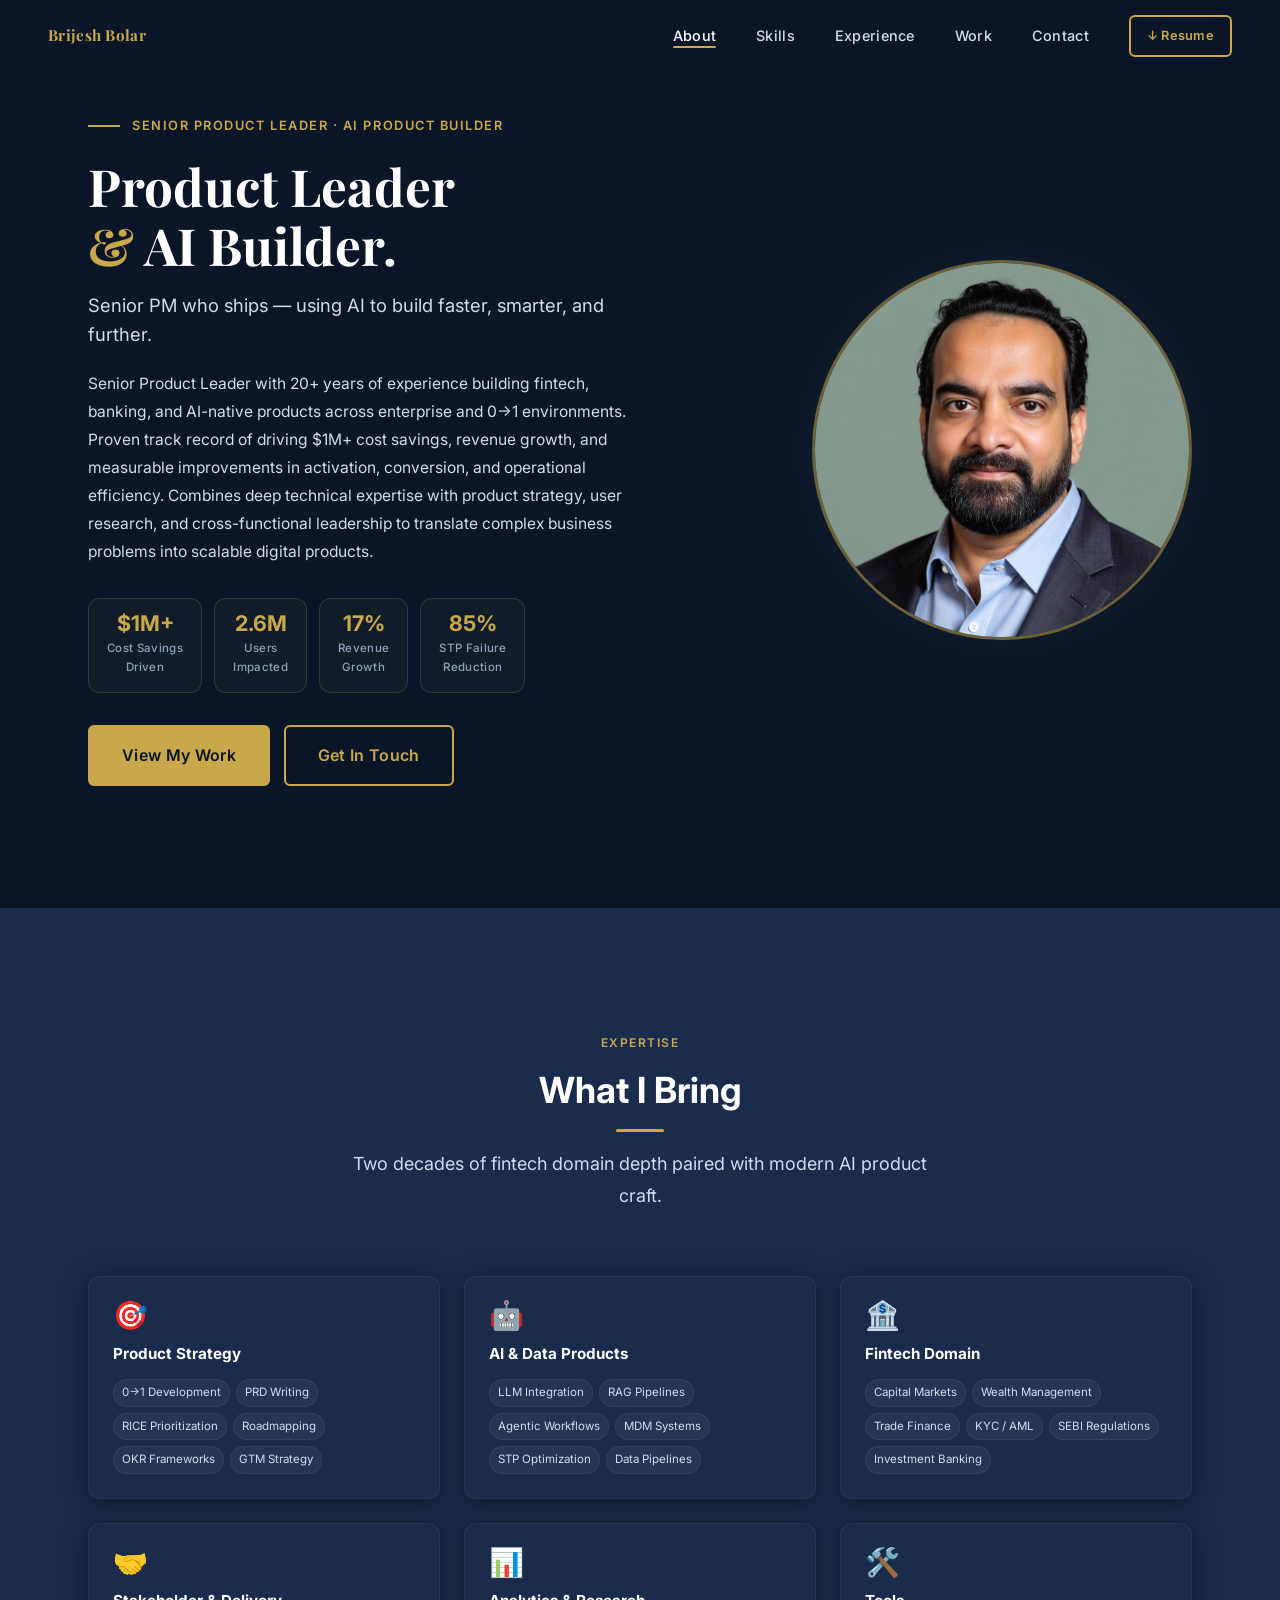
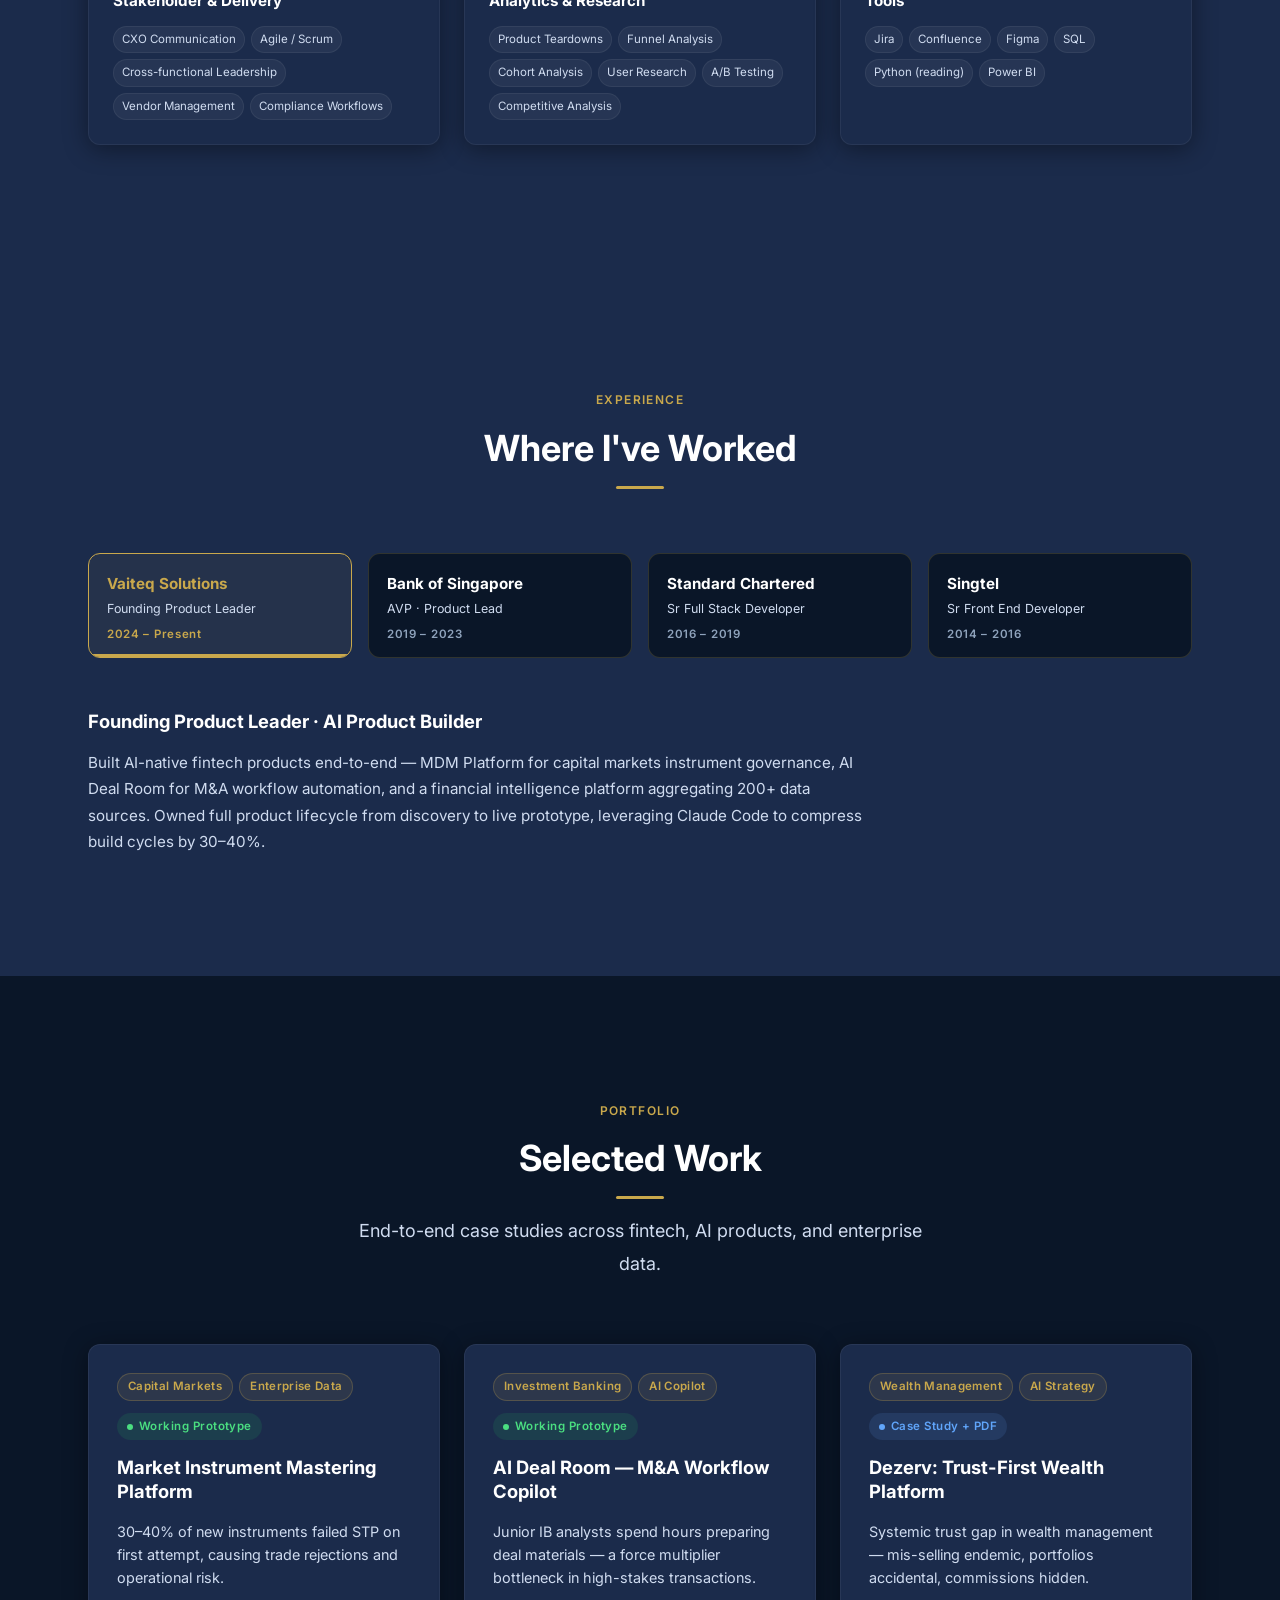
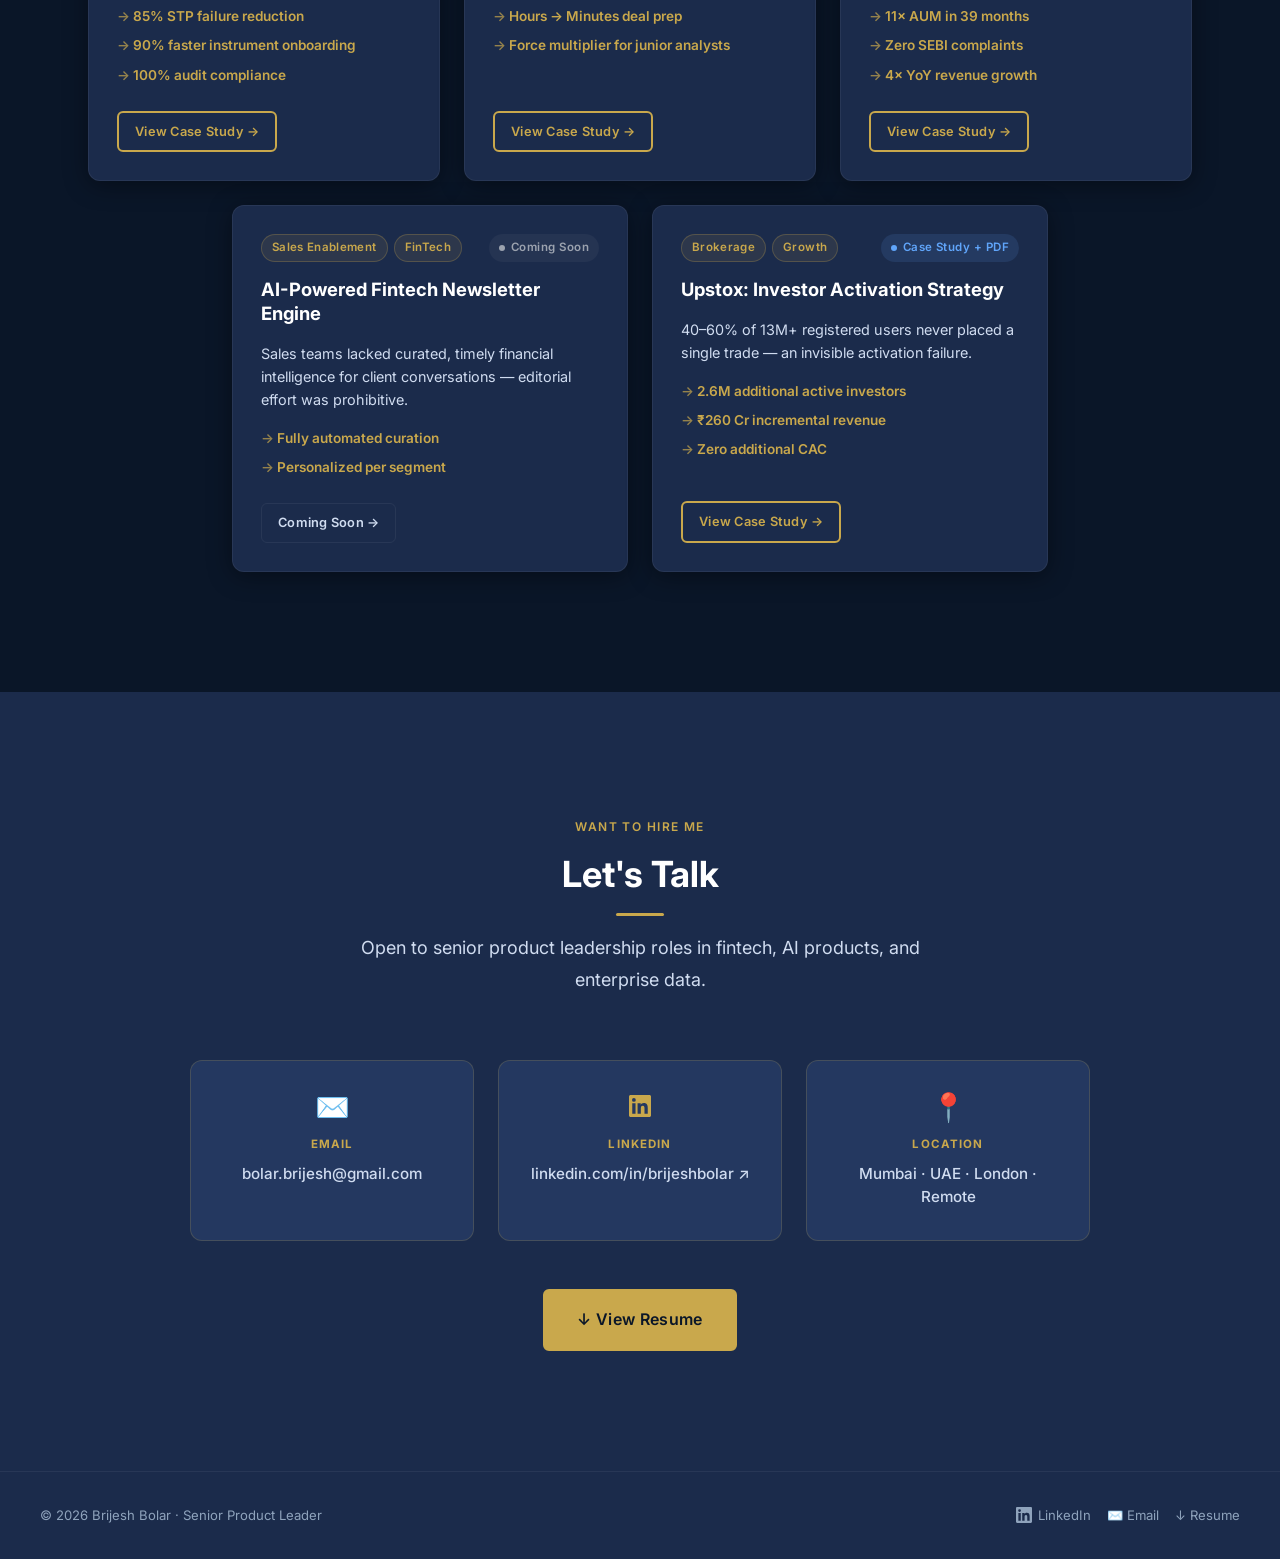
<file: index.html>
<!DOCTYPE html>
<html lang="en">
<head>
  <meta charset="UTF-8">
  <meta name="viewport" content="width=device-width, initial-scale=1.0">
  <meta name="description" content="Brijesh Bolar — Senior Product Leader in AI and Fintech. 20+ years building enterprise-grade products at Bank of Singapore, Standard Chartered, and Singtel.">
  <meta name="author" content="Brijesh Harish Bolar">
  <title>Brijesh Bolar · Senior Product Leader · AI &amp; Fintech</title>

  <!-- Open Graph -->
  <meta property="og:title" content="Brijesh Bolar · Senior Product Leader">
  <meta property="og:description" content="20+ years in fintech. $1M+ cost savings. 2.6M users impacted.">
  <meta property="og:image" content="./documents/bolar-brijesh-pm-1.jpeg">
  <meta property="og:type" content="website">

  <!-- Google Fonts -->
  <link rel="preconnect" href="https://fonts.googleapis.com">
  <link rel="preconnect" href="https://fonts.gstatic.com" crossorigin>
  <link href="https://fonts.googleapis.com/css2?family=Inter:wght@300;400;500;600;700&family=Playfair+Display:wght@700&display=swap" rel="stylesheet">

  <link rel="stylesheet" href="./css/main.css">
  <link rel="stylesheet" href="./css/components.css">
</head>
<body>

  <!-- ── Navigation ──────────────────────────────────────────── -->
  <nav class="site-nav" id="site-nav" aria-label="Primary navigation">
    <div class="nav-inner">
      <a href="#" class="nav-logo" aria-label="Brijesh Bolar — back to top">Brijesh Bolar</a>

      <button class="nav-burger" aria-expanded="false" aria-controls="nav-menu" aria-label="Toggle menu">
        <span></span>
        <span></span>
        <span></span>
      </button>

      <ul class="nav-menu" id="nav-menu" role="list">
        <li><a href="#about" class="nav-link">About</a></li>
        <li><a href="#skills" class="nav-link">Skills</a></li>
        <li><a href="#experience" class="nav-link">Experience</a></li>
        <li><a href="#work" class="nav-link">Work</a></li>
        <li><a href="#contact" class="nav-link">Contact</a></li>
        <li>
          <a href="./documents/Resume_BrijeshBolar_SPM.pdf"
             target="_blank" rel="noopener noreferrer"
             class="btn btn-outline btn-sm nav-resume-btn">
            ↓ Resume
          </a>
        </li>
      </ul>
    </div>
  </nav>

  <!-- ── Hero / About ─────────────────────────────────────────── -->
  <section id="about" class="section" style="padding-top: 0; padding-bottom: 80px;">
    <div class="container">
      <div class="hero-grid">

        <!-- Text -->
        <div class="hero-text">
          <p class="hero-eyebrow">Senior Product Leader · AI Product Builder</p>
          <h1 class="hero-name hero-name--title">Product Leader<br><span class="hero-name__amp">&amp;</span> AI Builder.</h1>
          <p class="hero-tagline">
            Senior PM who ships — using AI to build faster, smarter, and further.
          </p>
          <p class="hero-bio">
            Senior Product Leader with 20+ years of experience building fintech, banking, and AI-native products across enterprise and 0→1 environments. Proven track record of driving $1M+ cost savings, revenue growth, and measurable improvements in activation, conversion, and operational efficiency. Combines deep technical expertise with product strategy, user research, and cross-functional leadership to translate complex business problems into scalable digital products.
          </p>

          <div class="metric-chips">
            <div class="metric-chip">
              <span class="metric-chip__number">$1M+</span>
              <span class="metric-chip__label">Cost Savings<br>Driven</span>
            </div>
            <div class="metric-chip">
              <span class="metric-chip__number">2.6M</span>
              <span class="metric-chip__label">Users<br>Impacted</span>
            </div>
            <div class="metric-chip">
              <span class="metric-chip__number">17%</span>
              <span class="metric-chip__label">Revenue<br>Growth</span>
            </div>
            <div class="metric-chip">
              <span class="metric-chip__number">85%</span>
              <span class="metric-chip__label">STP Failure<br>Reduction</span>
            </div>
          </div>

          <div class="hero-ctas">
            <a href="#work" class="btn btn-gold btn-lg">View My Work</a>
            <a href="#contact" class="btn btn-outline btn-lg">Get In Touch</a>
          </div>
        </div>

        <!-- Image -->
        <div class="hero-image-wrapper">
          <div class="hero-image-frame">
            <div class="hero-image-glow"></div>
            <img src="./documents/bolar-brijesh-pm-2.jpeg"
                 alt="Brijesh Bolar — Senior Product Leader"
                 width="380" height="380"
                 fetchpriority="high">
          </div>
        </div>

      </div>
    </div>
  </section>

  <!-- ── Skills & Credentials ─────────────────────────────────── -->
  <section id="skills" class="section section--alt">
    <div class="container">
      <div class="section__header animate-in">
        <span class="section__eyebrow">Expertise</span>
        <h2 class="section__title">What I Bring</h2>
        <div class="gold-divider"></div>
        <p class="section__subtitle mt-4">Two decades of fintech domain depth paired with modern AI product craft.</p>
      </div>

      <div class="grid-3">
        <!-- Card 1 -->
        <div class="card card-skill animate-in">
          <div class="card-skill__icon">🎯</div>
          <div class="card-skill__title">Product Strategy</div>
          <div class="card-skill__tags">
            <span class="skill-tag">0→1 Development</span>
            <span class="skill-tag">PRD Writing</span>
            <span class="skill-tag">RICE Prioritization</span>
            <span class="skill-tag">Roadmapping</span>
            <span class="skill-tag">OKR Frameworks</span>
            <span class="skill-tag">GTM Strategy</span>
          </div>
        </div>

        <!-- Card 2 -->
        <div class="card card-skill animate-in">
          <div class="card-skill__icon">🤖</div>
          <div class="card-skill__title">AI &amp; Data Products</div>
          <div class="card-skill__tags">
            <span class="skill-tag">LLM Integration</span>
            <span class="skill-tag">RAG Pipelines</span>
            <span class="skill-tag">Agentic Workflows</span>
            <span class="skill-tag">MDM Systems</span>
            <span class="skill-tag">STP Optimization</span>
            <span class="skill-tag">Data Pipelines</span>
          </div>
        </div>

        <!-- Card 3 -->
        <div class="card card-skill animate-in">
          <div class="card-skill__icon">🏦</div>
          <div class="card-skill__title">Fintech Domain</div>
          <div class="card-skill__tags">
            <span class="skill-tag">Capital Markets</span>
            <span class="skill-tag">Wealth Management</span>
            <span class="skill-tag">Trade Finance</span>
            <span class="skill-tag">KYC / AML</span>
            <span class="skill-tag">SEBI Regulations</span>
            <span class="skill-tag">Investment Banking</span>
          </div>
        </div>

        <!-- Card 4 -->
        <div class="card card-skill animate-in">
          <div class="card-skill__icon">🤝</div>
          <div class="card-skill__title">Stakeholder &amp; Delivery</div>
          <div class="card-skill__tags">
            <span class="skill-tag">CXO Communication</span>
            <span class="skill-tag">Agile / Scrum</span>
            <span class="skill-tag">Cross-functional Leadership</span>
            <span class="skill-tag">Vendor Management</span>
            <span class="skill-tag">Compliance Workflows</span>
          </div>
        </div>

        <!-- Card 5 -->
        <div class="card card-skill animate-in">
          <div class="card-skill__icon">📊</div>
          <div class="card-skill__title">Analytics &amp; Research</div>
          <div class="card-skill__tags">
            <span class="skill-tag">Product Teardowns</span>
            <span class="skill-tag">Funnel Analysis</span>
            <span class="skill-tag">Cohort Analysis</span>
            <span class="skill-tag">User Research</span>
            <span class="skill-tag">A/B Testing</span>
            <span class="skill-tag">Competitive Analysis</span>
          </div>
        </div>

        <!-- Card 6 -->
        <div class="card card-skill animate-in">
          <div class="card-skill__icon">🛠️</div>
          <div class="card-skill__title">Tools</div>
          <div class="card-skill__tags">
            <span class="skill-tag">Jira</span>
            <span class="skill-tag">Confluence</span>
            <span class="skill-tag">Figma</span>
            <span class="skill-tag">SQL</span>
            <span class="skill-tag">Python (reading)</span>
            <span class="skill-tag">Power BI</span>
          </div>
        </div>
      </div>

    </div>
  </section>

  <!-- ── Experience ───────────────────────────────────────────── -->
  <section id="experience" class="section section--alt">
    <div class="container">
      <div class="section__header animate-in">
        <span class="section__eyebrow">Experience</span>
        <h2 class="section__title">Where I've Worked</h2>
        <div class="gold-divider"></div>
      </div>

      <!-- Indicator cards — clickable -->
      <div class="exp-indicators">

        <button class="exp-card active" data-index="0" aria-pressed="true">
          <div class="exp-card__company">Vaiteq Solutions</div>
          <div class="exp-card__role-short">Founding Product Leader</div>
          <div class="exp-card__period">2024 – Present</div>
          <div class="exp-card__bar"></div>
        </button>

        <button class="exp-card" data-index="1" aria-pressed="false">
          <div class="exp-card__company">Bank of Singapore</div>
          <div class="exp-card__role-short">AVP · Product Lead</div>
          <div class="exp-card__period">2019 – 2023</div>
          <div class="exp-card__bar"></div>
        </button>

        <button class="exp-card" data-index="2" aria-pressed="false">
          <div class="exp-card__company">Standard Chartered</div>
          <div class="exp-card__role-short">Sr Full Stack Developer</div>
          <div class="exp-card__period">2016 – 2019</div>
          <div class="exp-card__bar"></div>
        </button>

        <button class="exp-card" data-index="3" aria-pressed="false">
          <div class="exp-card__company">Singtel</div>
          <div class="exp-card__role-short">Sr Front End Developer</div>
          <div class="exp-card__period">2014 – 2016</div>
          <div class="exp-card__bar"></div>
        </button>

      </div>

      <!-- Detail panel — changes on indicator click -->
      <div class="exp-detail animate-in" id="exp-detail">
        <div class="exp-detail__panel active" data-panel="0">
          <div class="exp-detail__role">Founding Product Leader · AI Product Builder</div>
          <p class="exp-detail__desc">Built AI-native fintech products end-to-end — MDM Platform for capital markets instrument governance, AI Deal Room for M&amp;A workflow automation, and a financial intelligence platform aggregating 200+ data sources. Owned full product lifecycle from discovery to live prototype, leveraging Claude Code to compress build cycles by 30–40%.</p>
        </div>
        <div class="exp-detail__panel" data-panel="1">
          <div class="exp-detail__role">AVP · Technical Product Lead</div>
          <p class="exp-detail__desc">Co-owned product strategy for the Instrument Creation platform, delivering S$1.2M in annual cost savings by replacing a third-party vendor system. Led compliance-critical workflows enabling real-time event-driven processing and regulatory adherence across wealth management and digital banking.</p>
        </div>
        <div class="exp-detail__panel" data-panel="2">
          <div class="exp-detail__role">Senior Full Stack Developer</div>
          <p class="exp-detail__desc">Delivered bancassurance mobile products contributing to 17% revenue growth through improved customer journeys and conversion optimisation. Co-developed a personalised investment advisory platform driving 36% portfolio growth and 28% revenue uplift across retail and corporate banking.</p>
        </div>
        <div class="exp-detail__panel" data-panel="3">
          <div class="exp-detail__role">Senior Front End Developer</div>
          <p class="exp-detail__desc">Led digital transformation of Singtel's e-commerce platform — 35% conversion increase, 39% revenue growth, and 60% engagement uplift through data-driven UX improvements and frontend optimisation across Singapore's largest telco.</p>
        </div>
      </div>
    </div>
  </section>

  <script>
    (function () {
      var cards = document.querySelectorAll('.exp-card[data-index]');
      var panels = document.querySelectorAll('.exp-detail__panel');
      cards.forEach(function (card) {
        card.addEventListener('click', function () {
          var idx = this.dataset.index;
          cards.forEach(function (c) { c.classList.remove('active'); c.setAttribute('aria-pressed', 'false'); });
          panels.forEach(function (p) { p.classList.remove('active'); });
          this.classList.add('active');
          this.setAttribute('aria-pressed', 'true');
          document.querySelector('.exp-detail__panel[data-panel="' + idx + '"]').classList.add('active');
        });
      });
    })();
  </script>

  <!-- ── Selected Work ─────────────────────────────────────────── -->
  <section id="work" class="section">
    <div class="container">
      <div class="section__header animate-in">
        <span class="section__eyebrow">Portfolio</span>
        <h2 class="section__title">Selected Work</h2>
        <div class="gold-divider"></div>
        <p class="section__subtitle mt-4">End-to-end case studies across fintech, AI products, and enterprise data.</p>
      </div>

      <!-- Top row — 3 cards -->
      <div class="projects-grid">
        <!-- Card 1: MDM Platform -->
        <a href="./case-studies/mdm-platform.html" class="card card-project animate-in">
          <div class="card-project__header">
            <div class="tags">
              <span class="tag">Capital Markets</span>
              <span class="tag">Enterprise Data</span>
            </div>
            <span class="badge badge--green">Working Prototype</span>
          </div>
          <h3 class="card-project__title">Market Instrument Mastering Platform</h3>
          <p class="card-project__problem">30–40% of new instruments failed STP on first attempt, causing trade rejections and operational risk.</p>
          <div class="card-project__metrics">
            <div class="card-project__metric">85% STP failure reduction</div>
            <div class="card-project__metric">90% faster instrument onboarding</div>
            <div class="card-project__metric">100% audit compliance</div>
          </div>
          <div class="card-project__footer">
            <span class="btn btn-outline btn-sm">View Case Study →</span>
          </div>
        </a>

        <!-- Card 2: AI Deal Room -->
        <a href="./case-studies/ai-deal-room.html" class="card card-project animate-in">
          <div class="card-project__header">
            <div class="tags">
              <span class="tag">Investment Banking</span>
              <span class="tag">AI Copilot</span>
            </div>
            <span class="badge badge--green">Working Prototype</span>
          </div>
          <h3 class="card-project__title">AI Deal Room — M&amp;A Workflow Copilot</h3>
          <p class="card-project__problem">Junior IB analysts spend hours preparing deal materials — a force multiplier bottleneck in high-stakes transactions.</p>
          <div class="card-project__metrics">
            <div class="card-project__metric">Hours → Minutes deal prep</div>
            <div class="card-project__metric">Force multiplier for junior analysts</div>
          </div>
          <div class="card-project__footer">
            <span class="btn btn-outline btn-sm">View Case Study →</span>
          </div>
        </a>

        <!-- Card 3: Dezerv -->
        <a href="./case-studies/dezerv-teardown.html" class="card card-project animate-in">
          <div class="card-project__header">
            <div class="tags">
              <span class="tag">Wealth Management</span>
              <span class="tag">AI Strategy</span>
            </div>
            <span class="badge badge--blue">Case Study + PDF</span>
          </div>
          <h3 class="card-project__title">Dezerv: Trust-First Wealth Platform</h3>
          <p class="card-project__problem">Systemic trust gap in wealth management — mis-selling endemic, portfolios accidental, commissions hidden.</p>
          <div class="card-project__metrics">
            <div class="card-project__metric">11× AUM in 39 months</div>
            <div class="card-project__metric">Zero SEBI complaints</div>
            <div class="card-project__metric">4× YoY revenue growth</div>
          </div>
          <div class="card-project__footer">
            <span class="btn btn-outline btn-sm">View Case Study →</span>
          </div>
        </a>
      </div>

      <!-- Bottom row — 2 cards centered -->
      <div class="projects-grid-bottom mt-6">
        <!-- Card 4: Newsletter Automation -->
        <a href="./case-studies/newsletter-automation.html" class="card card-project animate-in">
          <div class="card-project__header">
            <div class="tags">
              <span class="tag">Sales Enablement</span>
              <span class="tag">FinTech</span>
            </div>
            <span class="badge badge--gray">Coming Soon</span>
          </div>
          <h3 class="card-project__title">AI-Powered Fintech Newsletter Engine</h3>
          <p class="card-project__problem">Sales teams lacked curated, timely financial intelligence for client conversations — editorial effort was prohibitive.</p>
          <div class="card-project__metrics">
            <div class="card-project__metric">Fully automated curation</div>
            <div class="card-project__metric">Personalized per segment</div>
          </div>
          <div class="card-project__footer">
            <span class="btn btn-ghost btn-sm">Coming Soon →</span>
          </div>
        </a>

        <!-- Card 5: Upstox -->
        <a href="./case-studies/upstox-teardown.html" class="card card-project animate-in">
          <div class="card-project__header">
            <div class="tags">
              <span class="tag">Brokerage</span>
              <span class="tag">Growth</span>
            </div>
            <span class="badge badge--blue">Case Study + PDF</span>
          </div>
          <h3 class="card-project__title">Upstox: Investor Activation Strategy</h3>
          <p class="card-project__problem">40–60% of 13M+ registered users never placed a single trade — an invisible activation failure.</p>
          <div class="card-project__metrics">
            <div class="card-project__metric">2.6M additional active investors</div>
            <div class="card-project__metric">₹260 Cr incremental revenue</div>
            <div class="card-project__metric">Zero additional CAC</div>
          </div>
          <div class="card-project__footer">
            <span class="btn btn-outline btn-sm">View Case Study →</span>
          </div>
        </a>
      </div>

    </div>
  </section>

  <!-- ── Contact ───────────────────────────────────────────────── -->
  <section id="contact" class="section section--alt">
    <div class="container">
      <div class="section__header animate-in">
        <span class="section__eyebrow">Want to Hire Me</span>
        <h2 class="section__title">Let's Talk</h2>
        <div class="gold-divider"></div>
        <p class="section__subtitle mt-4">
          Open to senior product leadership roles in fintech, AI products, and enterprise data.
        </p>
      </div>

      <div class="contact-cards animate-in">
        <a href="mailto:bolar.brijesh@gmail.com" class="contact-card">
          <div class="contact-card__icon">✉️</div>
          <div class="contact-card__label">Email</div>
          <div class="contact-card__value">bolar.brijesh@gmail.com</div>
        </a>

        <a href="https://www.linkedin.com/in/brijeshbolar-productleader/" target="_blank" rel="noopener noreferrer" class="contact-card">
          <div class="contact-card__icon">
            <svg width="22" height="22" viewBox="0 0 24 24" fill="var(--color-accent-gold)" xmlns="http://www.w3.org/2000/svg">
              <path d="M20.447 20.452h-3.554v-5.569c0-1.328-.027-3.037-1.852-3.037-1.853 0-2.136 1.445-2.136 2.939v5.667H9.351V9h3.414v1.561h.046c.477-.9 1.637-1.85 3.37-1.85 3.601 0 4.267 2.37 4.267 5.455v6.286zM5.337 7.433a2.062 2.062 0 01-2.063-2.065 2.064 2.064 0 112.063 2.065zm1.782 13.019H3.555V9h3.564v11.452zM22.225 0H1.771C.792 0 0 .774 0 1.729v20.542C0 23.227.792 24 1.771 24h20.451C23.2 24 24 23.227 24 22.271V1.729C24 .774 23.2 0 22.222 0h.003z"/>
            </svg>
          </div>
          <div class="contact-card__label">LinkedIn</div>
          <div class="contact-card__value">linkedin.com/in/brijeshbolar ↗</div>
        </a>

        <div class="contact-card contact-card--static">
          <div class="contact-card__icon">📍</div>
          <div class="contact-card__label">Location</div>
          <div class="contact-card__value">Mumbai · UAE · London · Remote</div>
        </div>
      </div>

      <div class="contact-resume-cta animate-in">
        <a href="./documents/Resume_BrijeshBolar_SPM.pdf"
           target="_blank" rel="noopener noreferrer"
           class="btn btn-gold btn-lg">
          ↓ View Resume
        </a>
      </div>
    </div>
  </section>

  <!-- ── Footer ────────────────────────────────────────────────── -->
  <footer class="site-footer">
    <div class="site-footer__inner">
      <p class="site-footer__copy">© 2026 Brijesh Bolar · Senior Product Leader</p>
      <div class="footer-links">
        <a href="https://www.linkedin.com/in/brijeshbolar-productleader/" target="_blank" rel="noopener noreferrer" class="footer-link">
          <svg width="16" height="16" viewBox="0 0 24 24" fill="currentColor"><path d="M20.447 20.452h-3.554v-5.569c0-1.328-.027-3.037-1.852-3.037-1.853 0-2.136 1.445-2.136 2.939v5.667H9.351V9h3.414v1.561h.046c.477-.9 1.637-1.85 3.37-1.85 3.601 0 4.267 2.37 4.267 5.455v6.286zM5.337 7.433a2.062 2.062 0 01-2.063-2.065 2.064 2.064 0 112.063 2.065zm1.782 13.019H3.555V9h3.564v11.452zM22.225 0H1.771C.792 0 0 .774 0 1.729v20.542C0 23.227.792 24 1.771 24h20.451C23.2 24 24 23.227 24 22.271V1.729C24 .774 23.2 0 22.222 0h.003z"/></svg>
          LinkedIn
        </a>
        <a href="mailto:bolar.brijesh@gmail.com" class="footer-link">
          ✉️ Email
        </a>
        <a href="./documents/Resume_BrijeshBolar_SPM.pdf" target="_blank" rel="noopener noreferrer" class="footer-link">
          ↓ Resume
        </a>
      </div>
    </div>
  </footer>

  <script src="./js/main.js"></script>
</body>
</html>
</file>
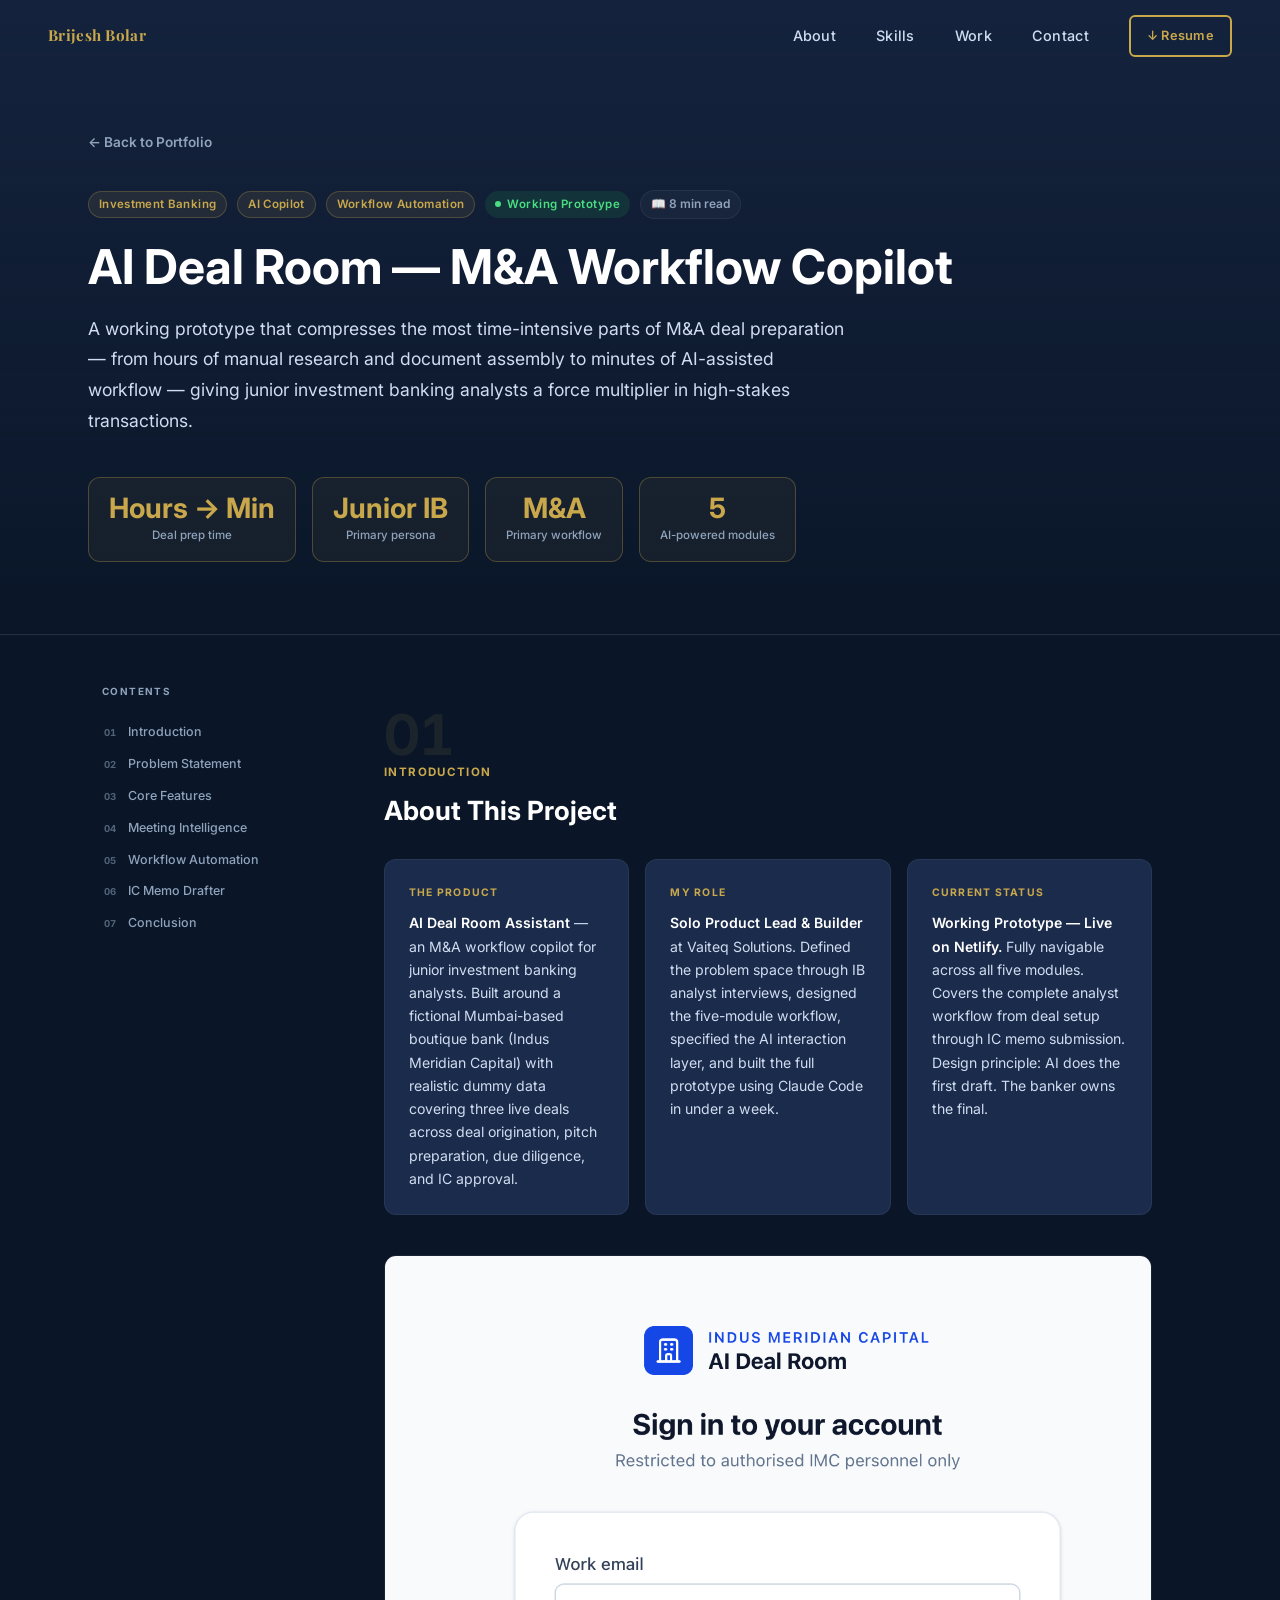
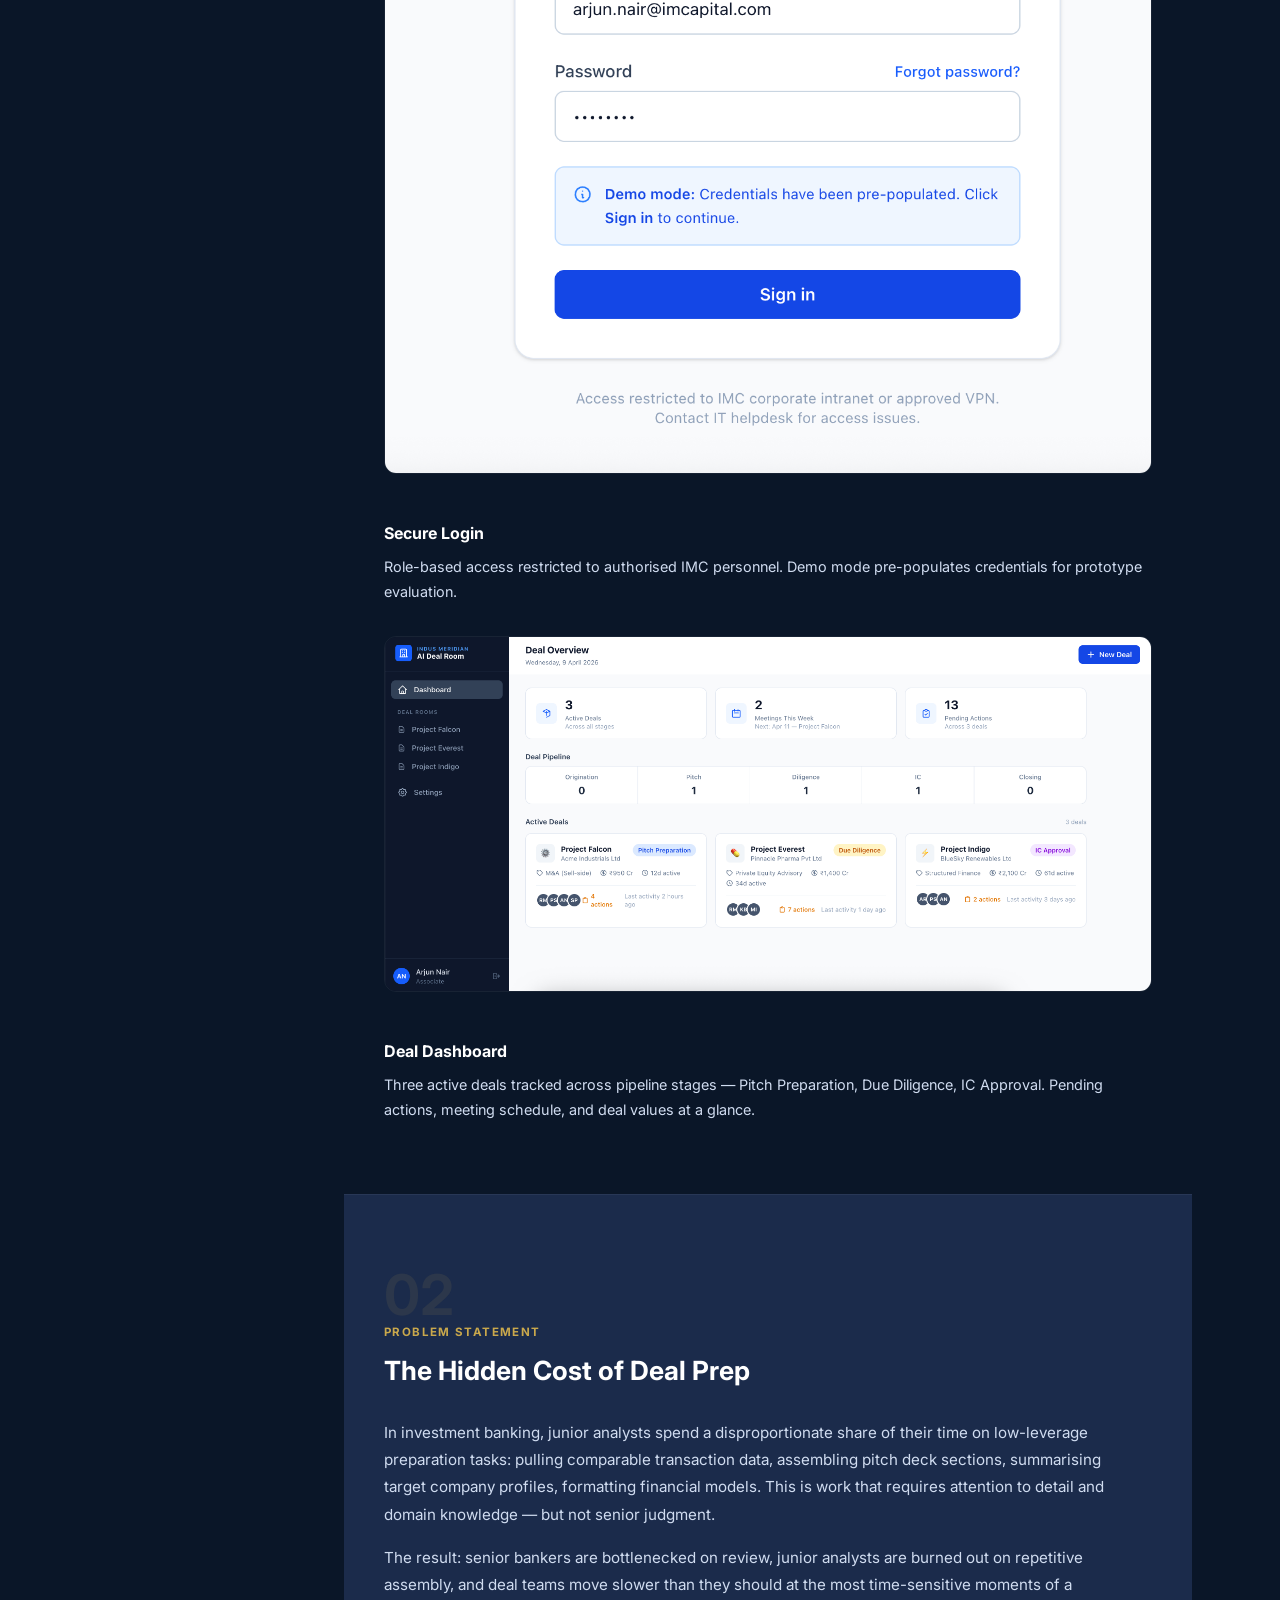
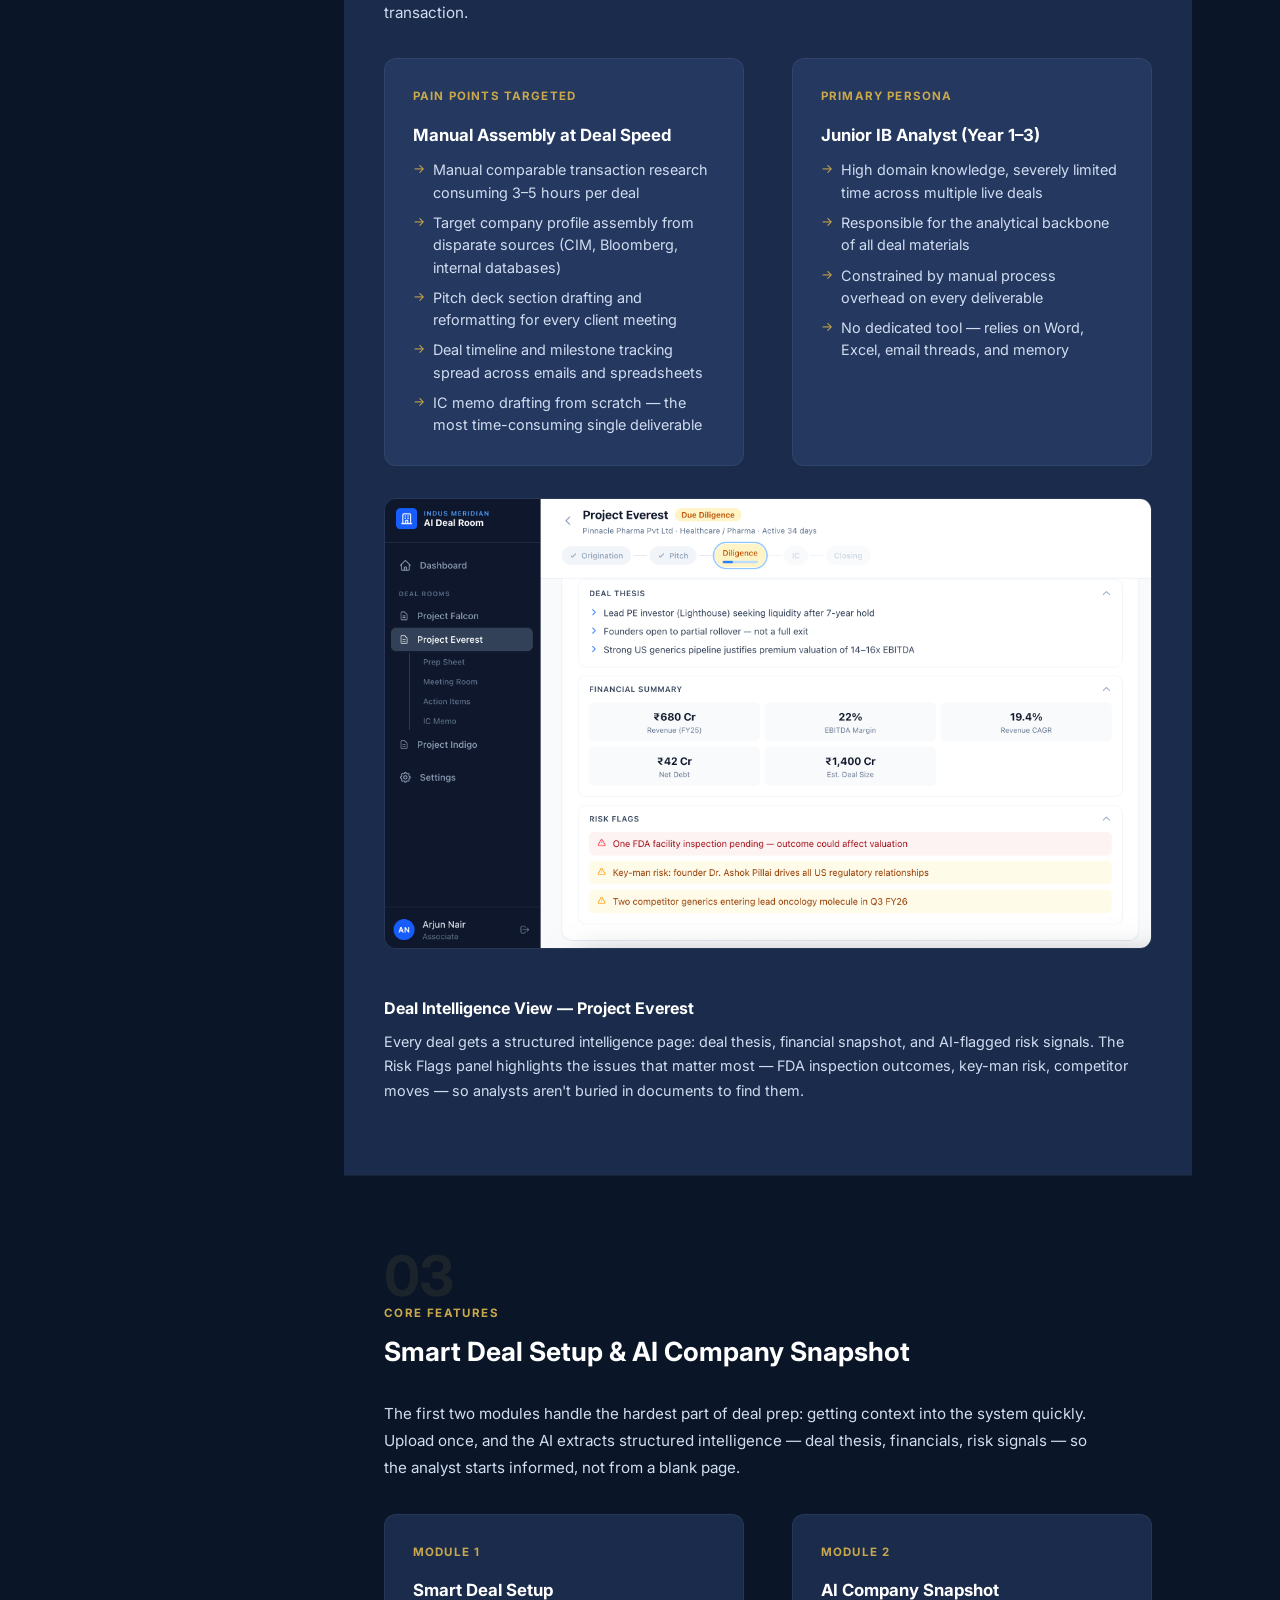
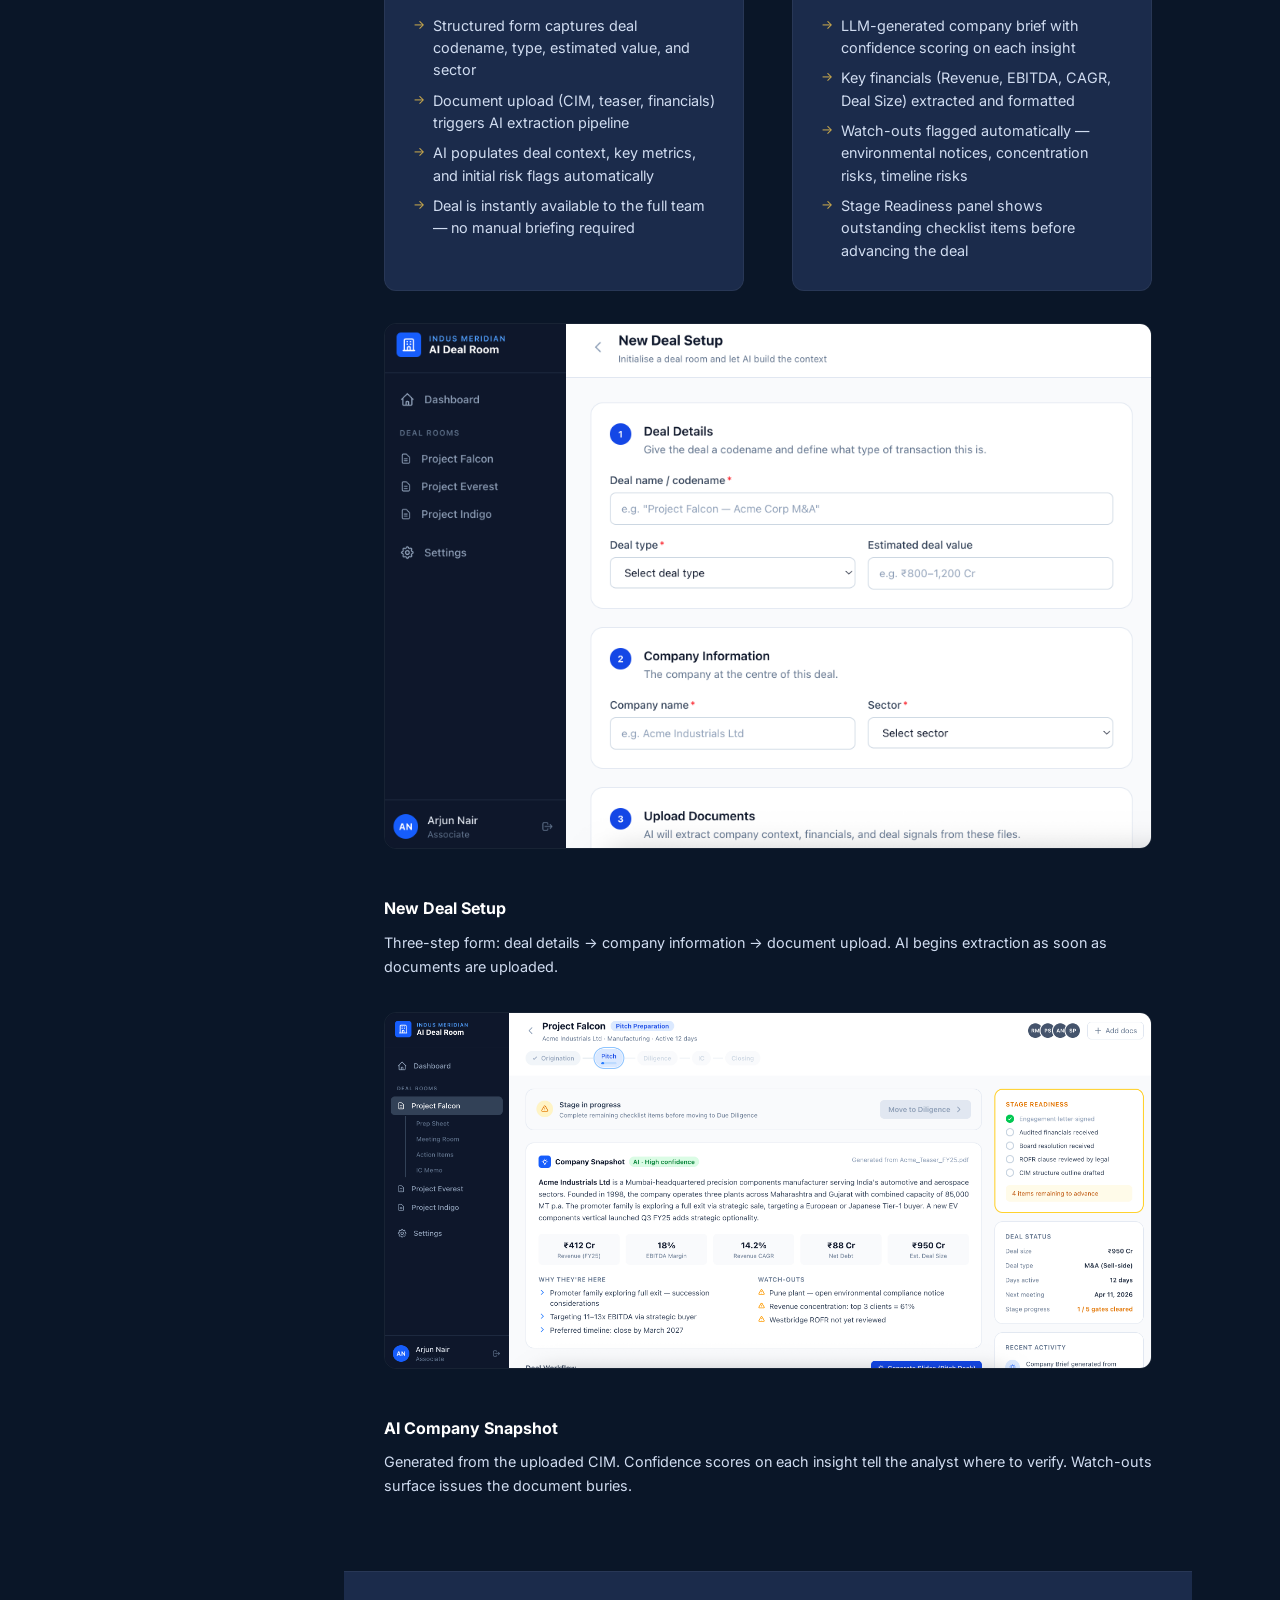
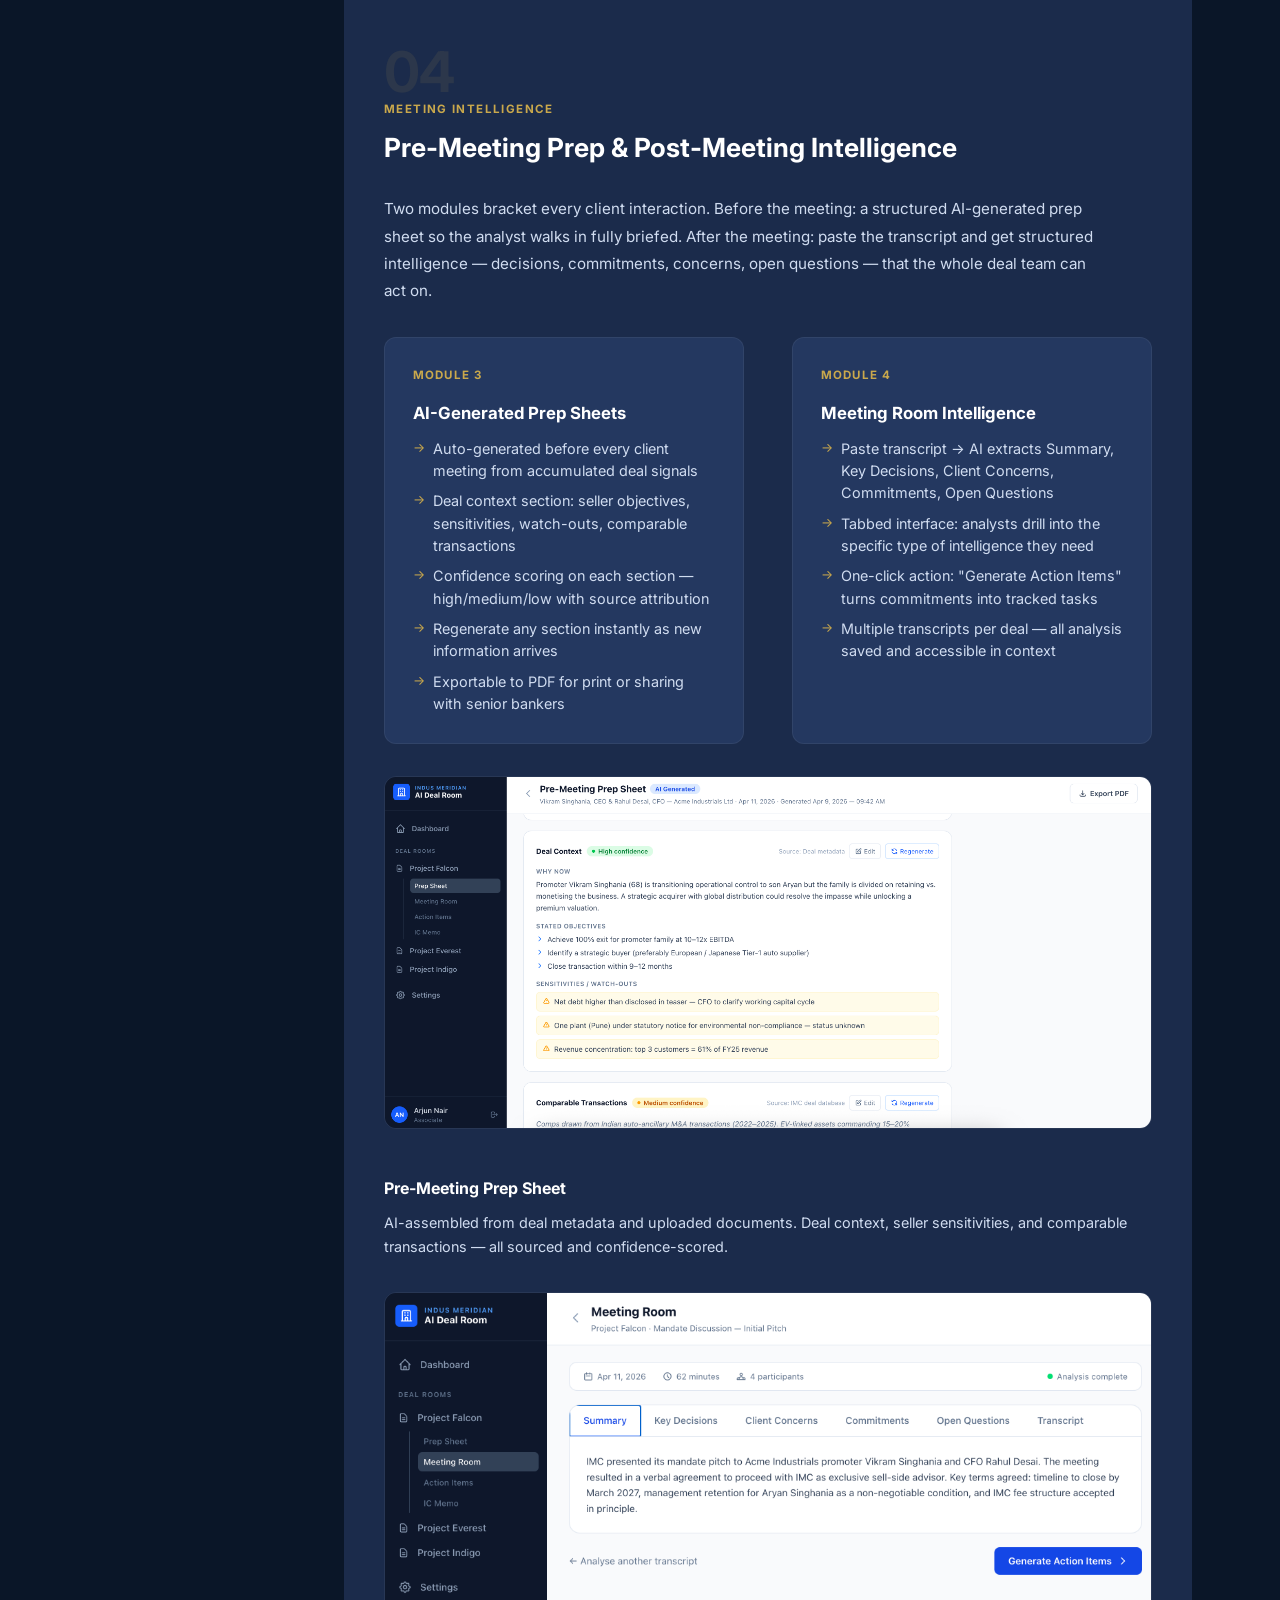
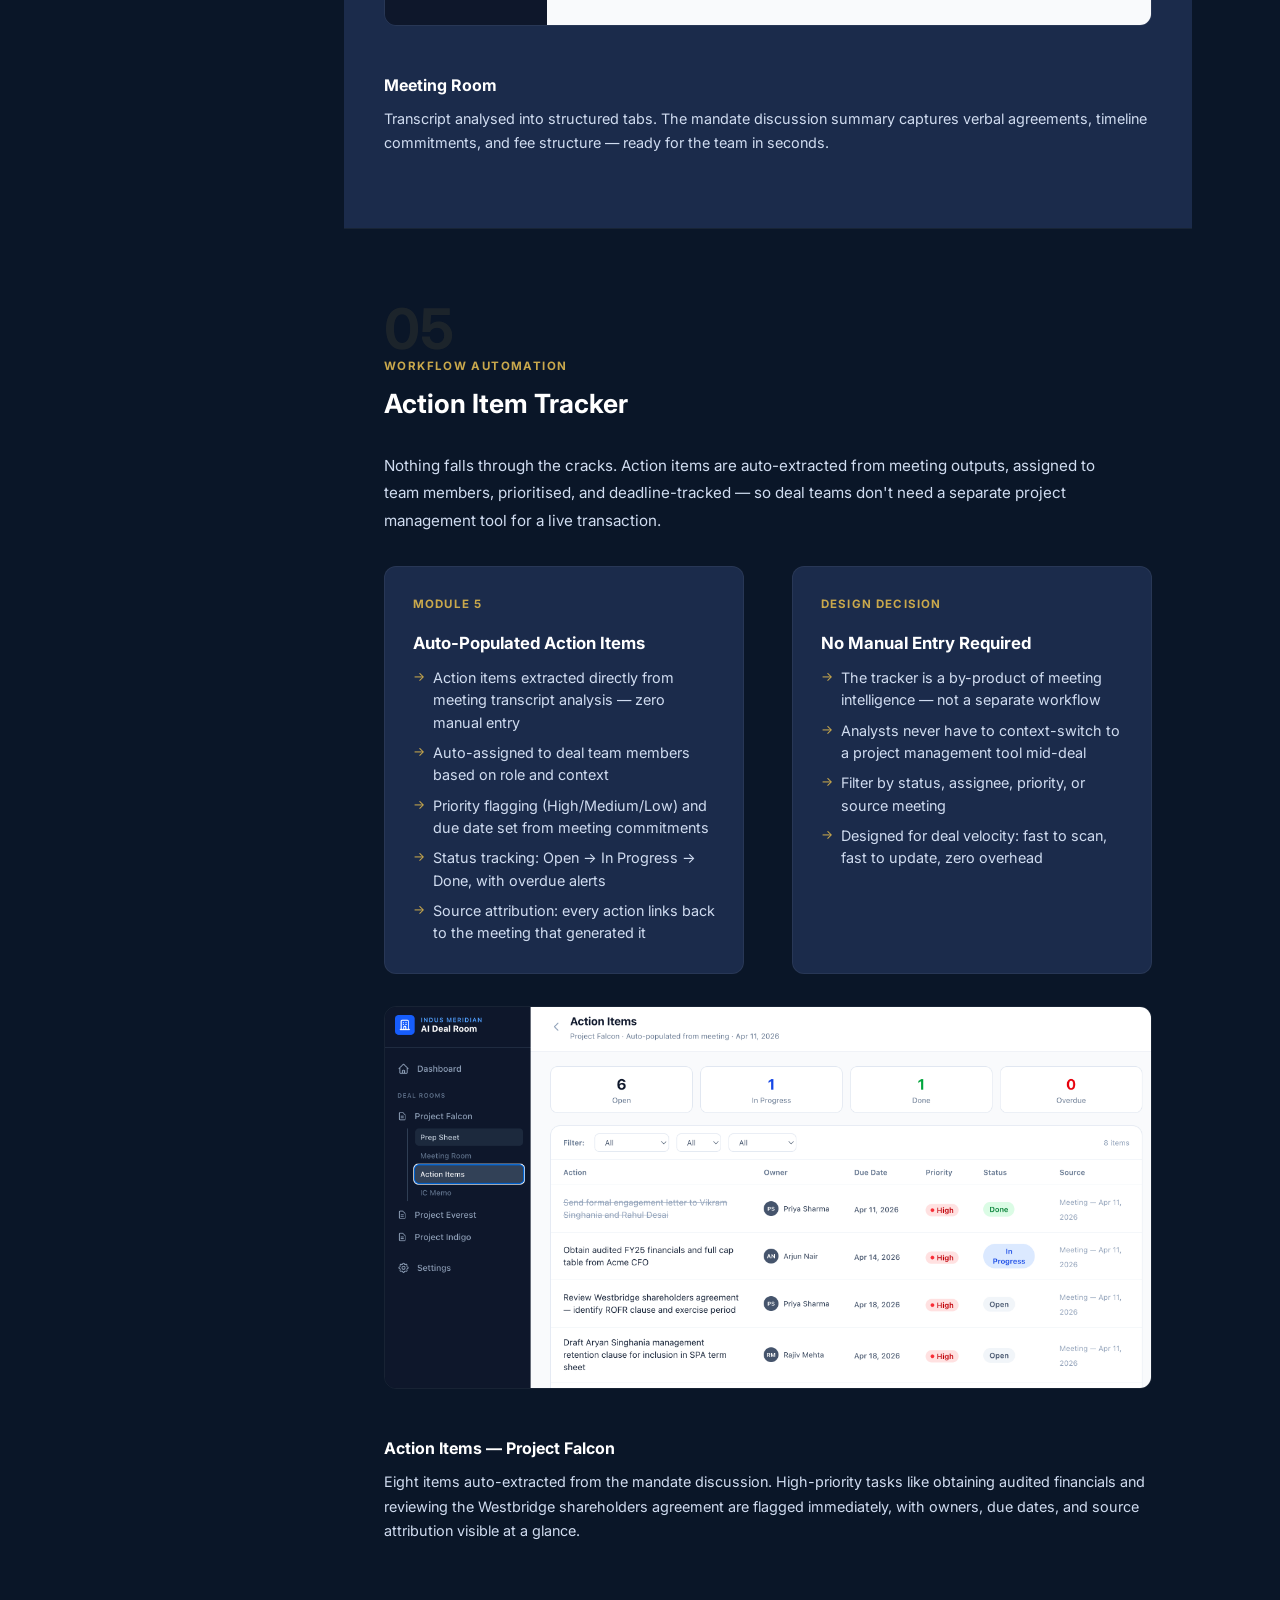
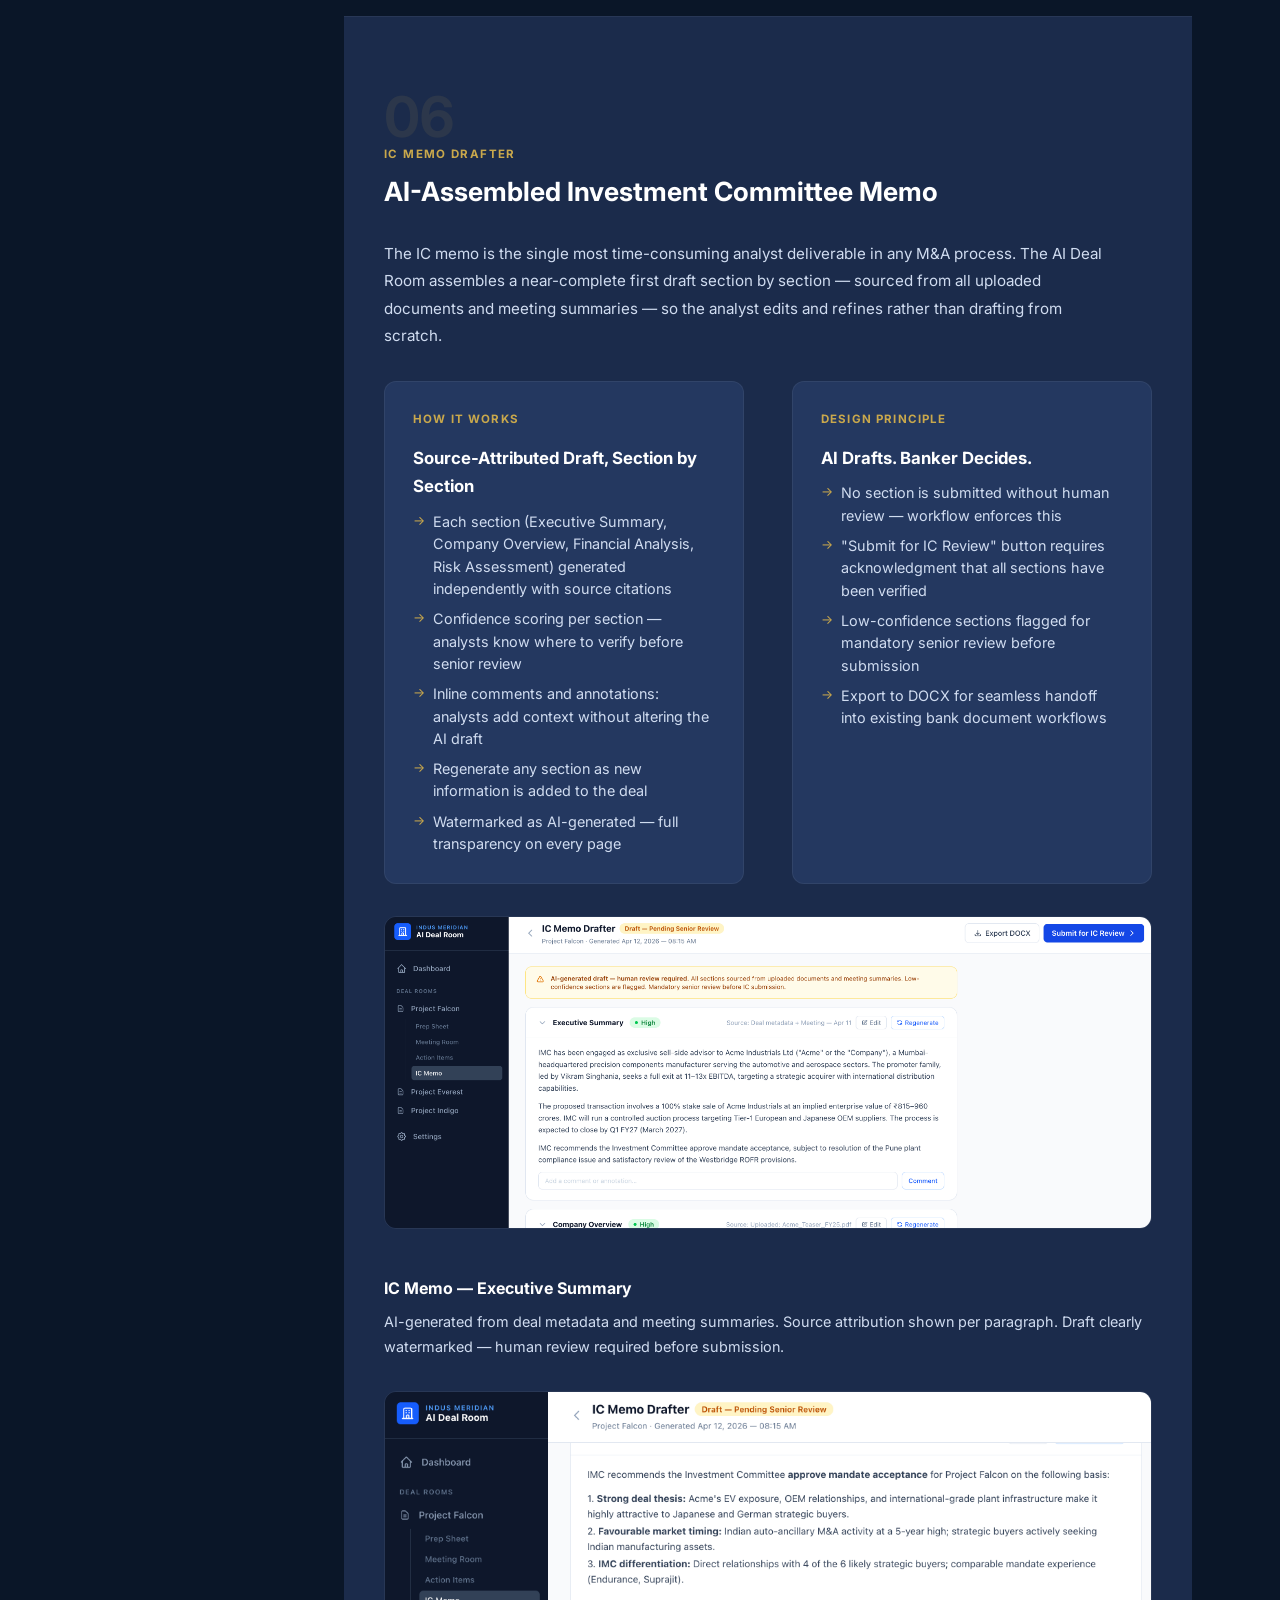
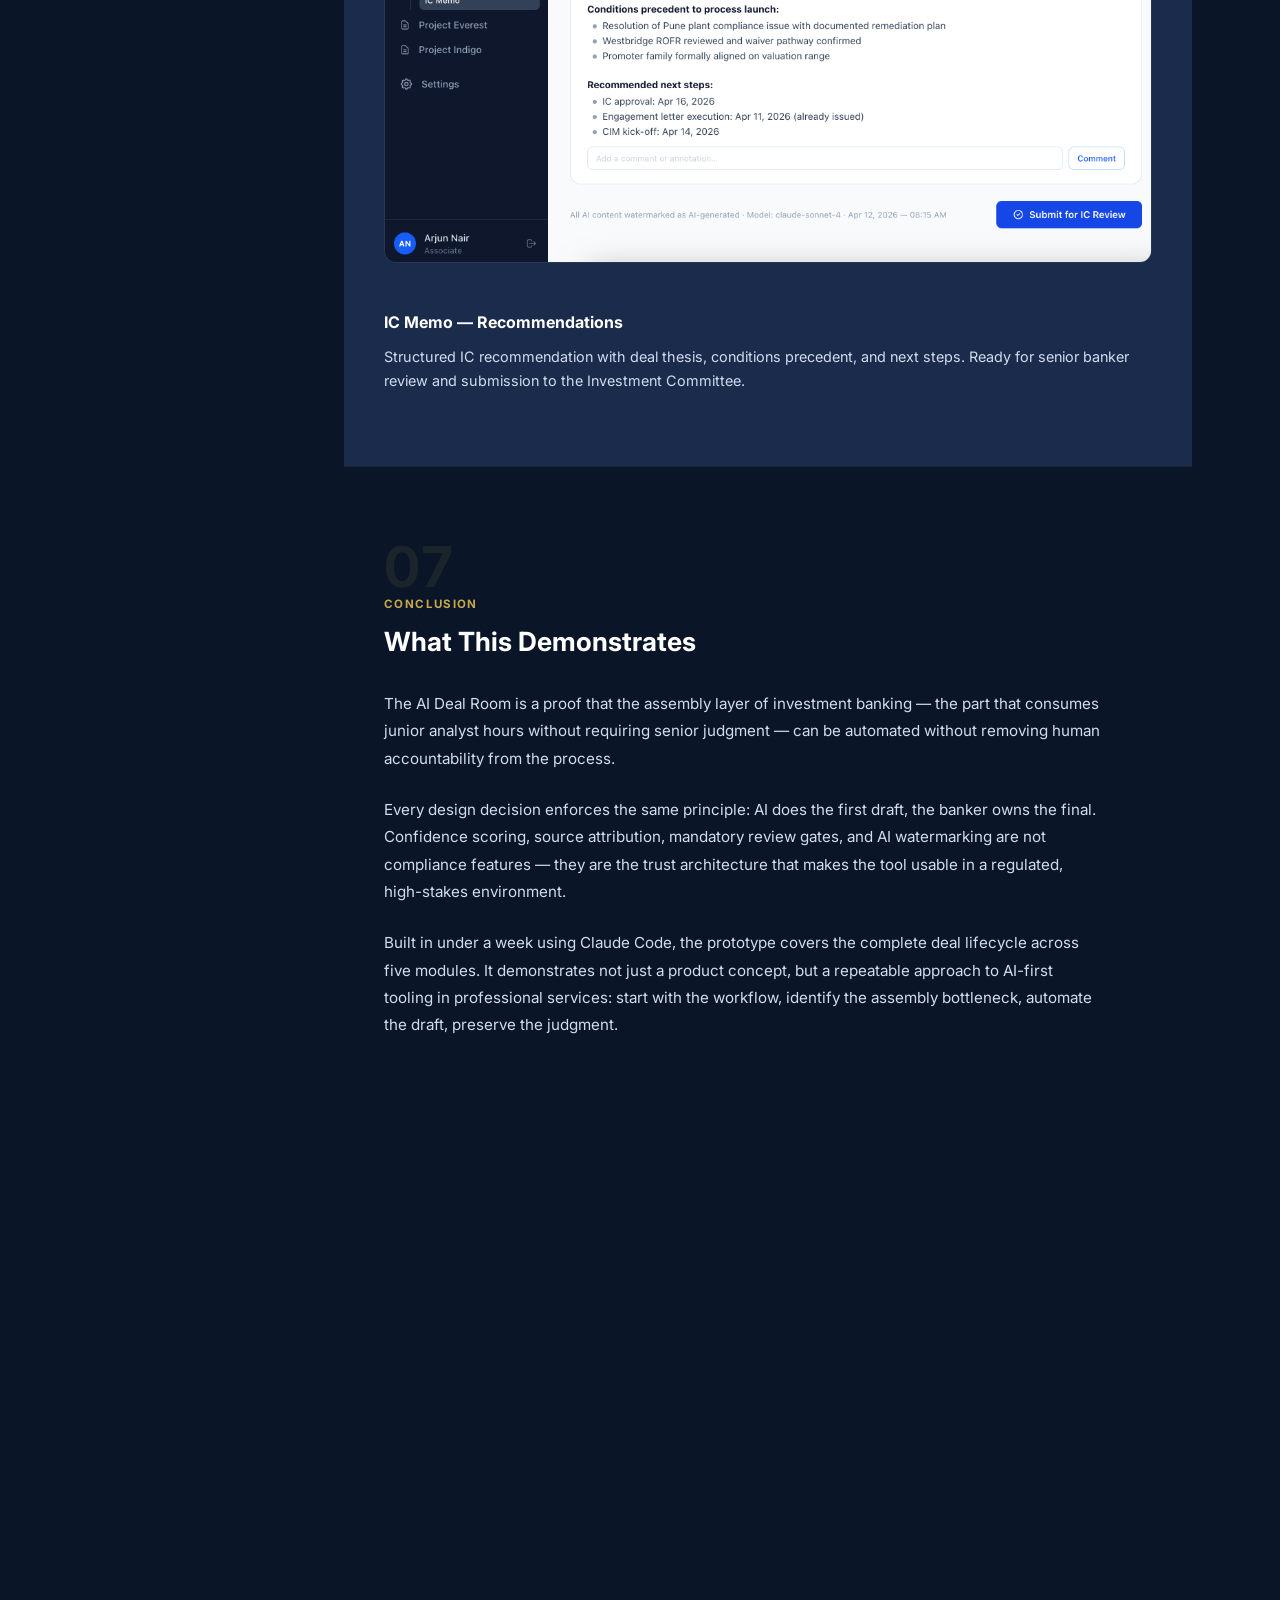
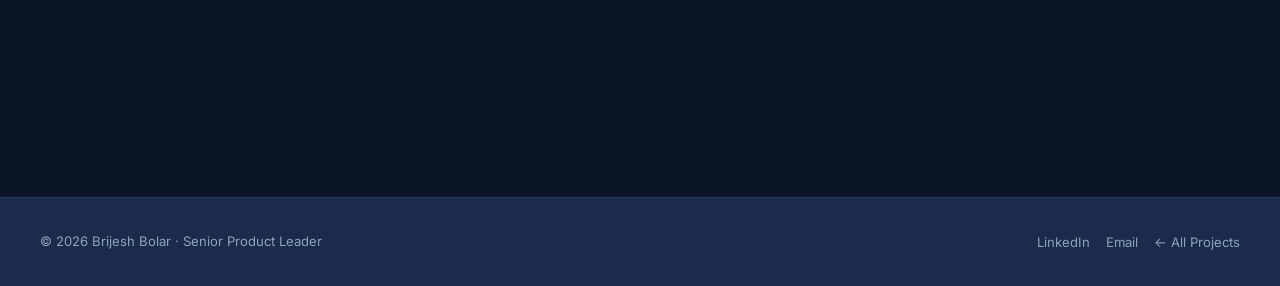
<file: case-studies/ai-deal-room.html>
<!DOCTYPE html>
<html lang="en">
<head>
  <meta charset="UTF-8">
  <meta name="viewport" content="width=device-width, initial-scale=1.0">
  <title>AI Deal Room — Brijesh Bolar</title>
  <meta name="description" content="AI Deal Room — M&A Workflow Copilot that reduces deal preparation from hours to minutes for junior investment banking analysts.">

  <link rel="preconnect" href="https://fonts.googleapis.com">
  <link rel="preconnect" href="https://fonts.gstatic.com" crossorigin>
  <link href="https://fonts.googleapis.com/css2?family=Inter:wght@300;400;500;600;700&family=Playfair+Display:wght@700&display=swap" rel="stylesheet">

  <link rel="stylesheet" href="../css/main.css">
  <link rel="stylesheet" href="../css/components.css">
  <link rel="stylesheet" href="../css/case-study.css">
  <style>
    /* AI Deal Room: full-width images, caption below */
    .cs-featured-screenshot {
      flex-direction: column !important;
    }
    .cs-featured-screenshot__img-wrap {
      width: 100% !important;
    }
    .cs-featured-screenshot__img-wrap img {
      border-radius: var(--radius-md);
    }
    .cs-featured-screenshot__caption {
      padding: 14px 0 0 0;
      border-left: none !important;
      border-top: none !important;
    }
  </style>
</head>
<body class="cs-page">

  <!-- ── Navigation ──────────────────────────────────────── -->
  <nav class="site-nav scrolled" id="site-nav" aria-label="Primary navigation">
    <div class="nav-inner">
      <a href="../index.html" class="nav-logo">Brijesh Bolar</a>
      <button class="nav-burger" aria-expanded="false" aria-controls="nav-menu" aria-label="Toggle menu">
        <span></span><span></span><span></span>
      </button>
      <ul class="nav-menu" id="nav-menu" role="list">
        <li><a href="../index.html#about" class="nav-link">About</a></li>
        <li><a href="../index.html#skills" class="nav-link">Skills</a></li>
        <li><a href="../index.html#work" class="nav-link">Work</a></li>
        <li><a href="../index.html#contact" class="nav-link">Contact</a></li>
        <li>
          <a href="../documents/Resume_BrijeshBolar_SPM.pdf" target="_blank" rel="noopener noreferrer"
             class="btn btn-outline btn-sm nav-resume-btn">↓ Resume</a>
        </li>
      </ul>
    </div>
  </nav>

  <!-- ── Hero ─────────────────────────────────────────────── -->
  <section class="cs-hero">
    <div class="container">
      <a href="../index.html#work" class="cs-hero__back">← Back to Portfolio</a>

      <div class="cs-hero__meta">
        <span class="tag">Investment Banking</span>
        <span class="tag">AI Copilot</span>
        <span class="tag">Workflow Automation</span>
        <span class="badge badge--green">Working Prototype</span>
        <span class="cs-read-time">📖 8 min read</span>
      </div>

      <h1 class="cs-hero__title">AI Deal Room — M&amp;A Workflow Copilot</h1>
      <p class="cs-hero__lead">
        A working prototype that compresses the most time-intensive parts of M&amp;A deal preparation — from hours of manual research and document assembly to minutes of AI-assisted workflow — giving junior investment banking analysts a force multiplier in high-stakes transactions.
      </p>

      <div class="cs-hero__metrics">
        <div class="cs-metric-chip">
          <span class="cs-metric-chip__num">Hours → Min</span>
          <span class="cs-metric-chip__label">Deal prep time</span>
        </div>
        <div class="cs-metric-chip">
          <span class="cs-metric-chip__num">Junior IB</span>
          <span class="cs-metric-chip__label">Primary persona</span>
        </div>
        <div class="cs-metric-chip">
          <span class="cs-metric-chip__num">M&amp;A</span>
          <span class="cs-metric-chip__label">Primary workflow</span>
        </div>
        <div class="cs-metric-chip">
          <span class="cs-metric-chip__num">5</span>
          <span class="cs-metric-chip__label">AI-powered modules</span>
        </div>
      </div>
    </div>
  </section>

  <!-- ── Mobile Jump-to TOC ────────────────────────────────── -->
  <div class="cs-mobile-toc" id="cs-mobile-toc">
    <button class="cs-mobile-toc__toggle" id="cs-mobile-toc-toggle" aria-expanded="false">
      Jump to section <span class="cs-mobile-toc__toggle-icon">▼</span>
    </button>
    <nav class="cs-mobile-toc__menu" aria-label="Page sections">
      <a class="cs-mobile-toc__link" href="#introduction"><span>01</span> Introduction</a>
      <a class="cs-mobile-toc__link" href="#problem-statement"><span>02</span> Problem Statement</a>
      <a class="cs-mobile-toc__link" href="#core-features"><span>03</span> Core Features</a>
      <a class="cs-mobile-toc__link" href="#meeting-intelligence"><span>04</span> Meeting Intelligence</a>
      <a class="cs-mobile-toc__link" href="#workflow-automation"><span>05</span> Workflow Automation</a>
      <a class="cs-mobile-toc__link" href="#ic-memo"><span>06</span> IC Memo Drafter</a>
      <a class="cs-mobile-toc__link" href="#conclusion"><span>07</span> Conclusion</a>
    </nav>
  </div>

  <!-- ── Two-column shell ──────────────────────────────────── -->
  <div class="cs-with-sidebar">

    <!-- ── Sticky Sidebar TOC ──────────────────────────────── -->
    <aside class="cs-sidebar" aria-label="Page table of contents">
      <p class="cs-sidebar__title">Contents</p>
      <nav class="cs-sidebar__nav" aria-label="Case study sections">
        <a class="cs-sidebar__link active" href="#introduction">
          <span class="cs-sidebar__num">01</span> Introduction
        </a>
        <a class="cs-sidebar__link" href="#problem-statement">
          <span class="cs-sidebar__num">02</span> Problem Statement
        </a>
        <a class="cs-sidebar__link" href="#core-features">
          <span class="cs-sidebar__num">03</span> Core Features
        </a>
        <a class="cs-sidebar__link" href="#meeting-intelligence">
          <span class="cs-sidebar__num">04</span> Meeting Intelligence
        </a>
        <a class="cs-sidebar__link" href="#workflow-automation">
          <span class="cs-sidebar__num">05</span> Workflow Automation
        </a>
        <a class="cs-sidebar__link" href="#ic-memo">
          <span class="cs-sidebar__num">06</span> IC Memo Drafter
        </a>
        <a class="cs-sidebar__link" href="#conclusion">
          <span class="cs-sidebar__num">07</span> Conclusion
        </a>
      </nav>
    </aside>

    <!-- ── Main Content ─────────────────────────────────────── -->
    <main class="cs-main-content">

      <!-- 01 Introduction ───────────────────────────────────── -->
      <section id="introduction" class="cs-section">
        <div class="container">
          <span class="cs-section-num">01</span>
          <span class="cs-section__label">Introduction</span>
          <h2 class="cs-section__title">About This Project</h2>
        </div>
        <div class="cs-section-cards mt-8">
          <div class="cs-intro-grid">
            <div class="cs-intro-card">
              <div class="cs-intro-card__label">The Product</div>
              <div class="cs-intro-card__value">
                <strong>AI Deal Room Assistant</strong> — an M&amp;A workflow copilot for junior investment banking analysts. Built around a fictional Mumbai-based boutique bank (Indus Meridian Capital) with realistic dummy data covering three live deals across deal origination, pitch preparation, due diligence, and IC approval.
              </div>
            </div>
            <div class="cs-intro-card">
              <div class="cs-intro-card__label">My Role</div>
              <div class="cs-intro-card__value">
                <strong>Solo Product Lead &amp; Builder</strong> at Vaiteq Solutions. Defined the problem space through IB analyst interviews, designed the five-module workflow, specified the AI interaction layer, and built the full prototype using Claude Code in under a week.
              </div>
            </div>
            <div class="cs-intro-card">
              <div class="cs-intro-card__label">Current Status</div>
              <div class="cs-intro-card__value">
                <strong>Working Prototype — Live on Netlify.</strong> Fully navigable across all five modules. Covers the complete analyst workflow from deal setup through IC memo submission. Design principle: AI does the first draft. The banker owns the final.
              </div>
            </div>
          </div>

          <div style="display: flex; flex-direction: column; gap: 32px; margin-top: 40px;">
            <div class="cs-featured-screenshot animate-in" style="margin-top: 0;">
              <div class="cs-featured-screenshot__img-wrap">
                <img src="../documents/ai-deal-room/screenshots/01_login.png"
                     alt="AI Deal Room login screen — Indus Meridian Capital"
                     loading="lazy">
              </div>
              <p class="cs-featured-screenshot__caption">
                <strong>Secure Login</strong> Role-based access restricted to authorised IMC personnel. Demo mode pre-populates credentials for prototype evaluation.
              </p>
            </div>
            <div class="cs-featured-screenshot animate-in" style="margin-top: 0;">
              <div class="cs-featured-screenshot__img-wrap">
                <img src="../documents/ai-deal-room/screenshots/02_dashboard.png"
                     alt="AI Deal Room dashboard — 3 active deals across pipeline stages"
                     loading="lazy">
              </div>
              <p class="cs-featured-screenshot__caption">
                <strong>Deal Dashboard</strong> Three active deals tracked across pipeline stages — Pitch Preparation, Due Diligence, IC Approval. Pending actions, meeting schedule, and deal values at a glance.
              </p>
            </div>
          </div>
        </div>
      </section>

      <!-- 02 Problem Statement ───────────────────────────────── -->
      <section id="problem-statement" class="cs-section cs-section--alt">
        <div class="container">
          <span class="cs-section-num">02</span>
          <span class="cs-section__label">Problem Statement</span>
          <h2 class="cs-section__title">The Hidden Cost of Deal Prep</h2>
          <p class="cs-section__body">In investment banking, junior analysts spend a disproportionate share of their time on low-leverage preparation tasks: pulling comparable transaction data, assembling pitch deck sections, summarising target company profiles, formatting financial models. This is work that requires attention to detail and domain knowledge — but not senior judgment.</p>
          <p class="cs-section__body mt-4">The result: senior bankers are bottlenecked on review, junior analysts are burned out on repetitive assembly, and deal teams move slower than they should at the most time-sensitive moments of a transaction.</p>
        </div>
        <div class="cs-section-cards mt-8">
          <div class="cs-overview">
            <div class="cs-overview__block">
              <div class="cs-overview__block-label">Pain Points Targeted</div>
              <div class="cs-overview__block-title">Manual Assembly at Deal Speed</div>
              <div class="cs-overview__block-body">
                <ul>
                  <li>Manual comparable transaction research consuming 3–5 hours per deal</li>
                  <li>Target company profile assembly from disparate sources (CIM, Bloomberg, internal databases)</li>
                  <li>Pitch deck section drafting and reformatting for every client meeting</li>
                  <li>Deal timeline and milestone tracking spread across emails and spreadsheets</li>
                  <li>IC memo drafting from scratch — the most time-consuming single deliverable</li>
                </ul>
              </div>
            </div>
            <div class="cs-overview__block">
              <div class="cs-overview__block-label">Primary Persona</div>
              <div class="cs-overview__block-title">Junior IB Analyst (Year 1–3)</div>
              <div class="cs-overview__block-body">
                <ul>
                  <li>High domain knowledge, severely limited time across multiple live deals</li>
                  <li>Responsible for the analytical backbone of all deal materials</li>
                  <li>Constrained by manual process overhead on every deliverable</li>
                  <li>No dedicated tool — relies on Word, Excel, email threads, and memory</li>
                </ul>
              </div>
            </div>
          </div>

          <div class="cs-featured-screenshot animate-in" style="margin-top: 32px;">
            <div class="cs-featured-screenshot__img-wrap">
              <img src="../documents/ai-deal-room/screenshots/10_project_everest_risk.png"
                   alt="Project Everest deal view — Deal Thesis, Financial Summary, and Risk Flags"
                   loading="lazy">
            </div>
            <p class="cs-featured-screenshot__caption">
              <strong>Deal Intelligence View — Project Everest</strong> Every deal gets a structured intelligence page: deal thesis, financial snapshot, and AI-flagged risk signals. The Risk Flags panel highlights the issues that matter most — FDA inspection outcomes, key-man risk, competitor moves — so analysts aren't buried in documents to find them.
            </p>
          </div>
        </div>
      </section>

      <!-- 03 Core Features ───────────────────────────────────── -->
      <section id="core-features" class="cs-section">
        <div class="container">
          <span class="cs-section-num">03</span>
          <span class="cs-section__label">Core Features</span>
          <h2 class="cs-section__title">Smart Deal Setup &amp; AI Company Snapshot</h2>
          <p class="cs-section__body">The first two modules handle the hardest part of deal prep: getting context into the system quickly. Upload once, and the AI extracts structured intelligence — deal thesis, financials, risk signals — so the analyst starts informed, not from a blank page.</p>
        </div>
        <div class="cs-section-cards mt-8">
          <div class="cs-overview">
            <div class="cs-overview__block">
              <div class="cs-overview__block-label">Module 1</div>
              <div class="cs-overview__block-title">Smart Deal Setup</div>
              <div class="cs-overview__block-body">
                <ul>
                  <li>Structured form captures deal codename, type, estimated value, and sector</li>
                  <li>Document upload (CIM, teaser, financials) triggers AI extraction pipeline</li>
                  <li>AI populates deal context, key metrics, and initial risk flags automatically</li>
                  <li>Deal is instantly available to the full team — no manual briefing required</li>
                </ul>
              </div>
            </div>
            <div class="cs-overview__block">
              <div class="cs-overview__block-label">Module 2</div>
              <div class="cs-overview__block-title">AI Company Snapshot</div>
              <div class="cs-overview__block-body">
                <ul>
                  <li>LLM-generated company brief with confidence scoring on each insight</li>
                  <li>Key financials (Revenue, EBITDA, CAGR, Deal Size) extracted and formatted</li>
                  <li>Watch-outs flagged automatically — environmental notices, concentration risks, timeline risks</li>
                  <li>Stage Readiness panel shows outstanding checklist items before advancing the deal</li>
                </ul>
              </div>
            </div>
          </div>

          <div style="display: flex; flex-direction: column; gap: 32px; margin-top: 32px;">
            <div class="cs-featured-screenshot animate-in" style="margin-top: 0;">
              <div class="cs-featured-screenshot__img-wrap">
                <img src="../documents/ai-deal-room/screenshots/03_new_deal_setup.png"
                     alt="New Deal Setup form — deal details, company info, document upload"
                     loading="lazy">
              </div>
              <p class="cs-featured-screenshot__caption">
                <strong>New Deal Setup</strong> Three-step form: deal details → company information → document upload. AI begins extraction as soon as documents are uploaded.
              </p>
            </div>
            <div class="cs-featured-screenshot animate-in" style="margin-top: 0;">
              <div class="cs-featured-screenshot__img-wrap">
                <img src="../documents/ai-deal-room/screenshots/04_ai_company_snapshot.png"
                     alt="Project Falcon AI Company Snapshot — confidence scores, financial metrics, watch-outs"
                     loading="lazy">
              </div>
              <p class="cs-featured-screenshot__caption">
                <strong>AI Company Snapshot</strong> Generated from the uploaded CIM. Confidence scores on each insight tell the analyst where to verify. Watch-outs surface issues the document buries.
              </p>
            </div>
          </div>
        </div>
      </section>

      <!-- 04 Meeting Intelligence ─────────────────────────────── -->
      <section id="meeting-intelligence" class="cs-section cs-section--alt">
        <div class="container">
          <span class="cs-section-num">04</span>
          <span class="cs-section__label">Meeting Intelligence</span>
          <h2 class="cs-section__title">Pre-Meeting Prep &amp; Post-Meeting Intelligence</h2>
          <p class="cs-section__body">Two modules bracket every client interaction. Before the meeting: a structured AI-generated prep sheet so the analyst walks in fully briefed. After the meeting: paste the transcript and get structured intelligence — decisions, commitments, concerns, open questions — that the whole deal team can act on.</p>
        </div>
        <div class="cs-section-cards mt-8">
          <div class="cs-overview">
            <div class="cs-overview__block">
              <div class="cs-overview__block-label">Module 3</div>
              <div class="cs-overview__block-title">AI-Generated Prep Sheets</div>
              <div class="cs-overview__block-body">
                <ul>
                  <li>Auto-generated before every client meeting from accumulated deal signals</li>
                  <li>Deal context section: seller objectives, sensitivities, watch-outs, comparable transactions</li>
                  <li>Confidence scoring on each section — high/medium/low with source attribution</li>
                  <li>Regenerate any section instantly as new information arrives</li>
                  <li>Exportable to PDF for print or sharing with senior bankers</li>
                </ul>
              </div>
            </div>
            <div class="cs-overview__block">
              <div class="cs-overview__block-label">Module 4</div>
              <div class="cs-overview__block-title">Meeting Room Intelligence</div>
              <div class="cs-overview__block-body">
                <ul>
                  <li>Paste transcript → AI extracts Summary, Key Decisions, Client Concerns, Commitments, Open Questions</li>
                  <li>Tabbed interface: analysts drill into the specific type of intelligence they need</li>
                  <li>One-click action: "Generate Action Items" turns commitments into tracked tasks</li>
                  <li>Multiple transcripts per deal — all analysis saved and accessible in context</li>
                </ul>
              </div>
            </div>
          </div>

          <div style="display: flex; flex-direction: column; gap: 32px; margin-top: 32px;">
            <div class="cs-featured-screenshot animate-in" style="margin-top: 0;">
              <div class="cs-featured-screenshot__img-wrap">
                <img src="../documents/ai-deal-room/screenshots/05_prep_sheet.png"
                     alt="Pre-Meeting Prep Sheet — AI Generated with deal context, sensitivities, comparable transactions"
                     loading="lazy">
              </div>
              <p class="cs-featured-screenshot__caption">
                <strong>Pre-Meeting Prep Sheet</strong> AI-assembled from deal metadata and uploaded documents. Deal context, seller sensitivities, and comparable transactions — all sourced and confidence-scored.
              </p>
            </div>
            <div class="cs-featured-screenshot animate-in" style="margin-top: 0;">
              <div class="cs-featured-screenshot__img-wrap">
                <img src="../documents/ai-deal-room/screenshots/06_meeting_room.png"
                     alt="Meeting Room — transcript analysis with summary, key decisions, client concerns tabs"
                     loading="lazy">
              </div>
              <p class="cs-featured-screenshot__caption">
                <strong>Meeting Room</strong> Transcript analysed into structured tabs. The mandate discussion summary captures verbal agreements, timeline commitments, and fee structure — ready for the team in seconds.
              </p>
            </div>
          </div>
        </div>
      </section>

      <!-- 05 Workflow Automation ──────────────────────────────── -->
      <section id="workflow-automation" class="cs-section">
        <div class="container">
          <span class="cs-section-num">05</span>
          <span class="cs-section__label">Workflow Automation</span>
          <h2 class="cs-section__title">Action Item Tracker</h2>
          <p class="cs-section__body">Nothing falls through the cracks. Action items are auto-extracted from meeting outputs, assigned to team members, prioritised, and deadline-tracked — so deal teams don't need a separate project management tool for a live transaction.</p>
        </div>
        <div class="cs-section-cards mt-8">
          <div class="cs-overview">
            <div class="cs-overview__block">
              <div class="cs-overview__block-label">Module 5</div>
              <div class="cs-overview__block-title">Auto-Populated Action Items</div>
              <div class="cs-overview__block-body">
                <ul>
                  <li>Action items extracted directly from meeting transcript analysis — zero manual entry</li>
                  <li>Auto-assigned to deal team members based on role and context</li>
                  <li>Priority flagging (High/Medium/Low) and due date set from meeting commitments</li>
                  <li>Status tracking: Open → In Progress → Done, with overdue alerts</li>
                  <li>Source attribution: every action links back to the meeting that generated it</li>
                </ul>
              </div>
            </div>
            <div class="cs-overview__block">
              <div class="cs-overview__block-label">Design Decision</div>
              <div class="cs-overview__block-title">No Manual Entry Required</div>
              <div class="cs-overview__block-body">
                <ul>
                  <li>The tracker is a by-product of meeting intelligence — not a separate workflow</li>
                  <li>Analysts never have to context-switch to a project management tool mid-deal</li>
                  <li>Filter by status, assignee, priority, or source meeting</li>
                  <li>Designed for deal velocity: fast to scan, fast to update, zero overhead</li>
                </ul>
              </div>
            </div>
          </div>

          <div class="cs-featured-screenshot animate-in" style="margin-top: 32px;">
            <div class="cs-featured-screenshot__img-wrap">
              <img src="../documents/ai-deal-room/screenshots/07_action_items.png"
                   alt="Action Items — auto-populated from meeting, prioritised list with owner assignment"
                   loading="lazy">
            </div>
            <p class="cs-featured-screenshot__caption">
              <strong>Action Items — Project Falcon</strong> Eight items auto-extracted from the mandate discussion. High-priority tasks like obtaining audited financials and reviewing the Westbridge shareholders agreement are flagged immediately, with owners, due dates, and source attribution visible at a glance.
            </p>
          </div>
        </div>
      </section>

      <!-- 06 IC Memo Drafter ──────────────────────────────────── -->
      <section id="ic-memo" class="cs-section cs-section--alt">
        <div class="container">
          <span class="cs-section-num">06</span>
          <span class="cs-section__label">IC Memo Drafter</span>
          <h2 class="cs-section__title">AI-Assembled Investment Committee Memo</h2>
          <p class="cs-section__body">The IC memo is the single most time-consuming analyst deliverable in any M&amp;A process. The AI Deal Room assembles a near-complete first draft section by section — sourced from all uploaded documents and meeting summaries — so the analyst edits and refines rather than drafting from scratch.</p>
        </div>
        <div class="cs-section-cards mt-8">
          <div class="cs-overview">
            <div class="cs-overview__block">
              <div class="cs-overview__block-label">How It Works</div>
              <div class="cs-overview__block-title">Source-Attributed Draft, Section by Section</div>
              <div class="cs-overview__block-body">
                <ul>
                  <li>Each section (Executive Summary, Company Overview, Financial Analysis, Risk Assessment) generated independently with source citations</li>
                  <li>Confidence scoring per section — analysts know where to verify before senior review</li>
                  <li>Inline comments and annotations: analysts add context without altering the AI draft</li>
                  <li>Regenerate any section as new information is added to the deal</li>
                  <li>Watermarked as AI-generated — full transparency on every page</li>
                </ul>
              </div>
            </div>
            <div class="cs-overview__block">
              <div class="cs-overview__block-label">Design Principle</div>
              <div class="cs-overview__block-title">AI Drafts. Banker Decides.</div>
              <div class="cs-overview__block-body">
                <ul>
                  <li>No section is submitted without human review — workflow enforces this</li>
                  <li>"Submit for IC Review" button requires acknowledgment that all sections have been verified</li>
                  <li>Low-confidence sections flagged for mandatory senior review before submission</li>
                  <li>Export to DOCX for seamless handoff into existing bank document workflows</li>
                </ul>
              </div>
            </div>
          </div>

          <div style="display: flex; flex-direction: column; gap: 32px; margin-top: 32px;">
            <div class="cs-featured-screenshot animate-in" style="margin-top: 0;">
              <div class="cs-featured-screenshot__img-wrap">
                <img src="../documents/ai-deal-room/screenshots/08_ic_memo_executive_summary.png"
                     alt="IC Memo Drafter — Executive Summary section, AI draft pending senior review"
                     loading="lazy">
              </div>
              <p class="cs-featured-screenshot__caption">
                <strong>IC Memo — Executive Summary</strong> AI-generated from deal metadata and meeting summaries. Source attribution shown per paragraph. Draft clearly watermarked — human review required before submission.
              </p>
            </div>
            <div class="cs-featured-screenshot animate-in" style="margin-top: 0;">
              <div class="cs-featured-screenshot__img-wrap">
                <img src="../documents/ai-deal-room/screenshots/09_ic_memo_recommendations.png"
                     alt="IC Memo — IC Recommendations section with conditions precedent and next steps"
                     loading="lazy">
              </div>
              <p class="cs-featured-screenshot__caption">
                <strong>IC Memo — Recommendations</strong> Structured IC recommendation with deal thesis, conditions precedent, and next steps. Ready for senior banker review and submission to the Investment Committee.
              </p>
            </div>
          </div>
        </div>
      </section>

      <!-- 07 Conclusion ───────────────────────────────────────── -->
      <section id="conclusion" class="cs-section">
        <div class="container">
          <span class="cs-section-num">07</span>
          <span class="cs-section__label">Conclusion</span>
          <h2 class="cs-section__title">What This Demonstrates</h2>
          <p class="cs-section__body">
            The AI Deal Room is a proof that the assembly layer of investment banking — the part that consumes junior analyst hours without requiring senior judgment — can be automated without removing human accountability from the process.
          </p>
          <p class="cs-section__body mt-6">
            Every design decision enforces the same principle: AI does the first draft, the banker owns the final. Confidence scoring, source attribution, mandatory review gates, and AI watermarking are not compliance features — they are the trust architecture that makes the tool usable in a regulated, high-stakes environment.
          </p>
          <p class="cs-section__body mt-6">
            Built in under a week using Claude Code, the prototype covers the complete deal lifecycle across five modules. It demonstrates not just a product concept, but a repeatable approach to AI-first tooling in professional services: start with the workflow, identify the assembly bottleneck, automate the draft, preserve the judgment.
          </p>
        </div>
        <div class="cs-section-cards mt-8">
          <div class="cs-featured-screenshot animate-in">
            <div class="cs-featured-screenshot__img-wrap">
              <img src="../documents/ai-deal-room/screenshots/11_deal_workflow.png"
                   alt="Project Indigo — Deal Workflow overview showing all four modules across the deal lifecycle"
                   loading="lazy">
            </div>
            <p class="cs-featured-screenshot__caption">
              <strong>Deal Workflow — Project Indigo</strong> All four workflow modules visible in a single view: Pre-Meeting Briefing (done), Meeting Room (3 meetings logged), Action Items (1 open), IC Memo (v3 final). The deal activity feed and team roster complete the picture — a full deal room in one screen.
            </p>
          </div>

          <div style="margin-top: 40px;">
            <div class="pdf-download-block animate-in" style="border-color: rgba(201,168,76,0.4);">
              <div class="pdf-download-block__icon">🚀</div>
              <div class="pdf-download-block__text">
                <div class="pdf-download-block__title">AI Deal Room Assistant — Live Prototype</div>
                <div class="pdf-download-block__desc">Fully navigable across all five modules. Smart Deal Setup · AI Company Snapshot · Pre-Meeting Prep Sheets · Meeting Intelligence · IC Memo Drafter.</div>
              </div>
              <a href="https://brijeshbolar-ai-dealroom-assistant.netlify.app/login"
                 target="_blank" rel="noopener noreferrer"
                 class="btn btn-gold">Launch Demo ↗</a>
            </div>
          </div>
        </div>
      </section>

    </main><!-- /.cs-main-content -->
  </div><!-- /.cs-with-sidebar -->

  <!-- ── Footer ────────────────────────────────────────────── -->
  <footer class="site-footer">
    <div class="site-footer__inner">
      <p class="site-footer__copy">© 2026 Brijesh Bolar · Senior Product Leader</p>
      <div class="footer-links">
        <a href="https://www.linkedin.com/in/brijeshbolar-productleader/" target="_blank" rel="noopener noreferrer" class="footer-link">LinkedIn</a>
        <a href="mailto:bolar.brijesh@gmail.com" class="footer-link">Email</a>
        <a href="../index.html#work" class="footer-link">← All Projects</a>
      </div>
    </div>
  </footer>

  <script src="../js/main.js"></script>
  <script>
    /* ── AI Deal Room Sidebar Scrollspy & Mobile TOC ─────────────
       Fully isolated from main.js. Zero shared state.
    ──────────────────────────────────────────────────────────── */
    (function () {
      'use strict';

      /* 1. Mobile TOC toggle */
      var mobileToc = document.getElementById('cs-mobile-toc');
      var mobileTocToggle = document.getElementById('cs-mobile-toc-toggle');
      if (mobileToc && mobileTocToggle) {
        mobileTocToggle.addEventListener('click', function () {
          var isOpen = mobileToc.classList.toggle('open');
          mobileTocToggle.setAttribute('aria-expanded', String(isOpen));
        });
        mobileToc.querySelectorAll('.cs-mobile-toc__link').forEach(function (link) {
          link.addEventListener('click', function () {
            mobileToc.classList.remove('open');
            mobileTocToggle.setAttribute('aria-expanded', 'false');
          });
        });
      }

      /* 2. Scrollspy via IntersectionObserver */
      var sidebarLinks = Array.from(
        document.querySelectorAll('.cs-sidebar__link[href^="#"]')
      );
      if (!sidebarLinks.length) return;

      var sections = Array.from(
        document.querySelectorAll('main.cs-main-content section[id]')
      );
      if (!sections.length) return;

      var visibleSections = new Set();

      var observer = new IntersectionObserver(function (entries) {
        entries.forEach(function (entry) {
          var id = entry.target.getAttribute('id');
          if (entry.isIntersecting) {
            visibleSections.add(id);
          } else {
            visibleSections.delete(id);
          }
        });

        /* Activate the topmost visible section (DOM order wins) */
        var activeId = null;
        sections.forEach(function (section) {
          if (activeId === null && visibleSections.has(section.getAttribute('id'))) {
            activeId = section.getAttribute('id');
          }
        });

        sidebarLinks.forEach(function (link) {
          var id = link.getAttribute('href').slice(1);
          link.classList.toggle('active', id === activeId);
        });
      }, {
        rootMargin: '-15% 0px -70% 0px',
        threshold: 0
      });

      sections.forEach(function (section) { observer.observe(section); });

      /* 3. Smooth scroll with nav offset for sidebar links */
      var nav = document.getElementById('site-nav');
      sidebarLinks.forEach(function (link) {
        link.addEventListener('click', function (e) {
          var targetId = link.getAttribute('href').slice(1);
          var target = document.getElementById(targetId);
          if (!target) return;
          e.preventDefault();
          var navHeight = nav ? nav.offsetHeight : 72;
          var top = target.getBoundingClientRect().top + window.scrollY - navHeight - 16;
          window.scrollTo({ top: top, behavior: 'smooth' });
        });
      });

    }());
  </script>
</body>
</html>
</file>
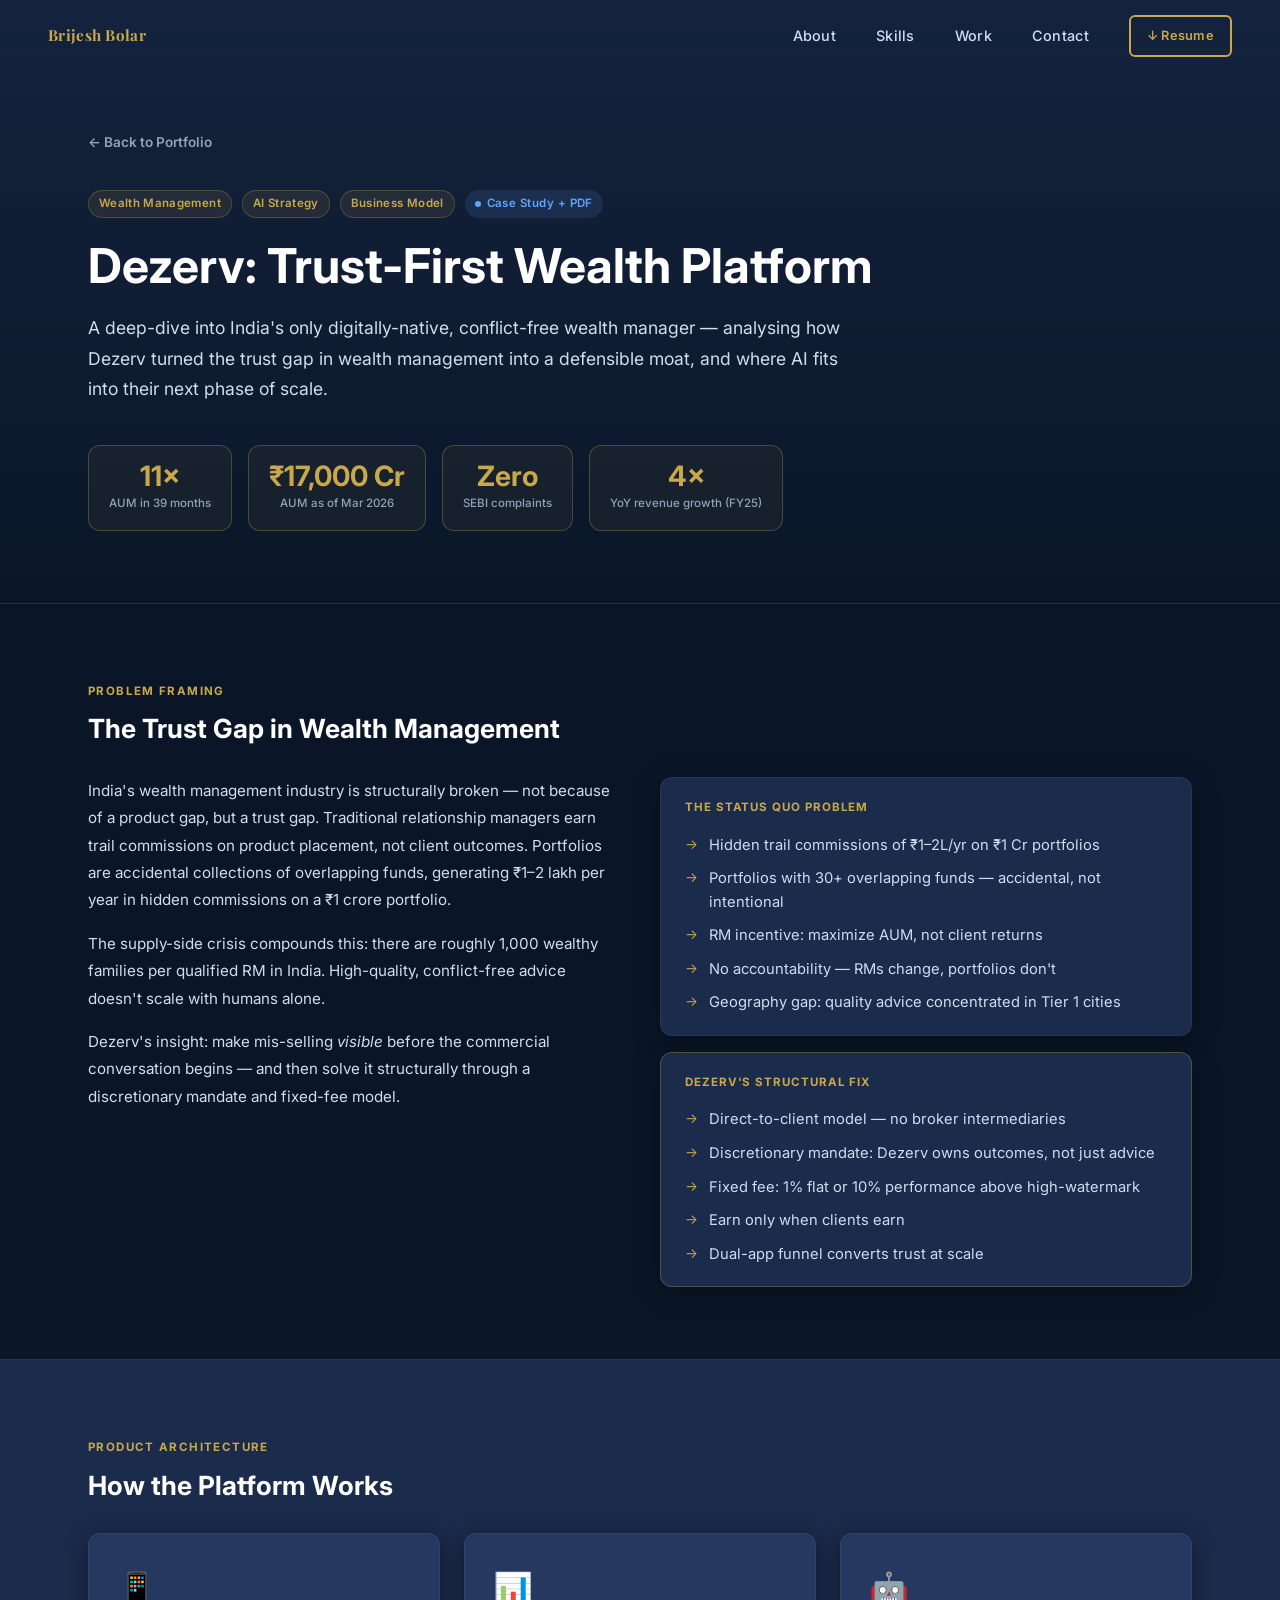
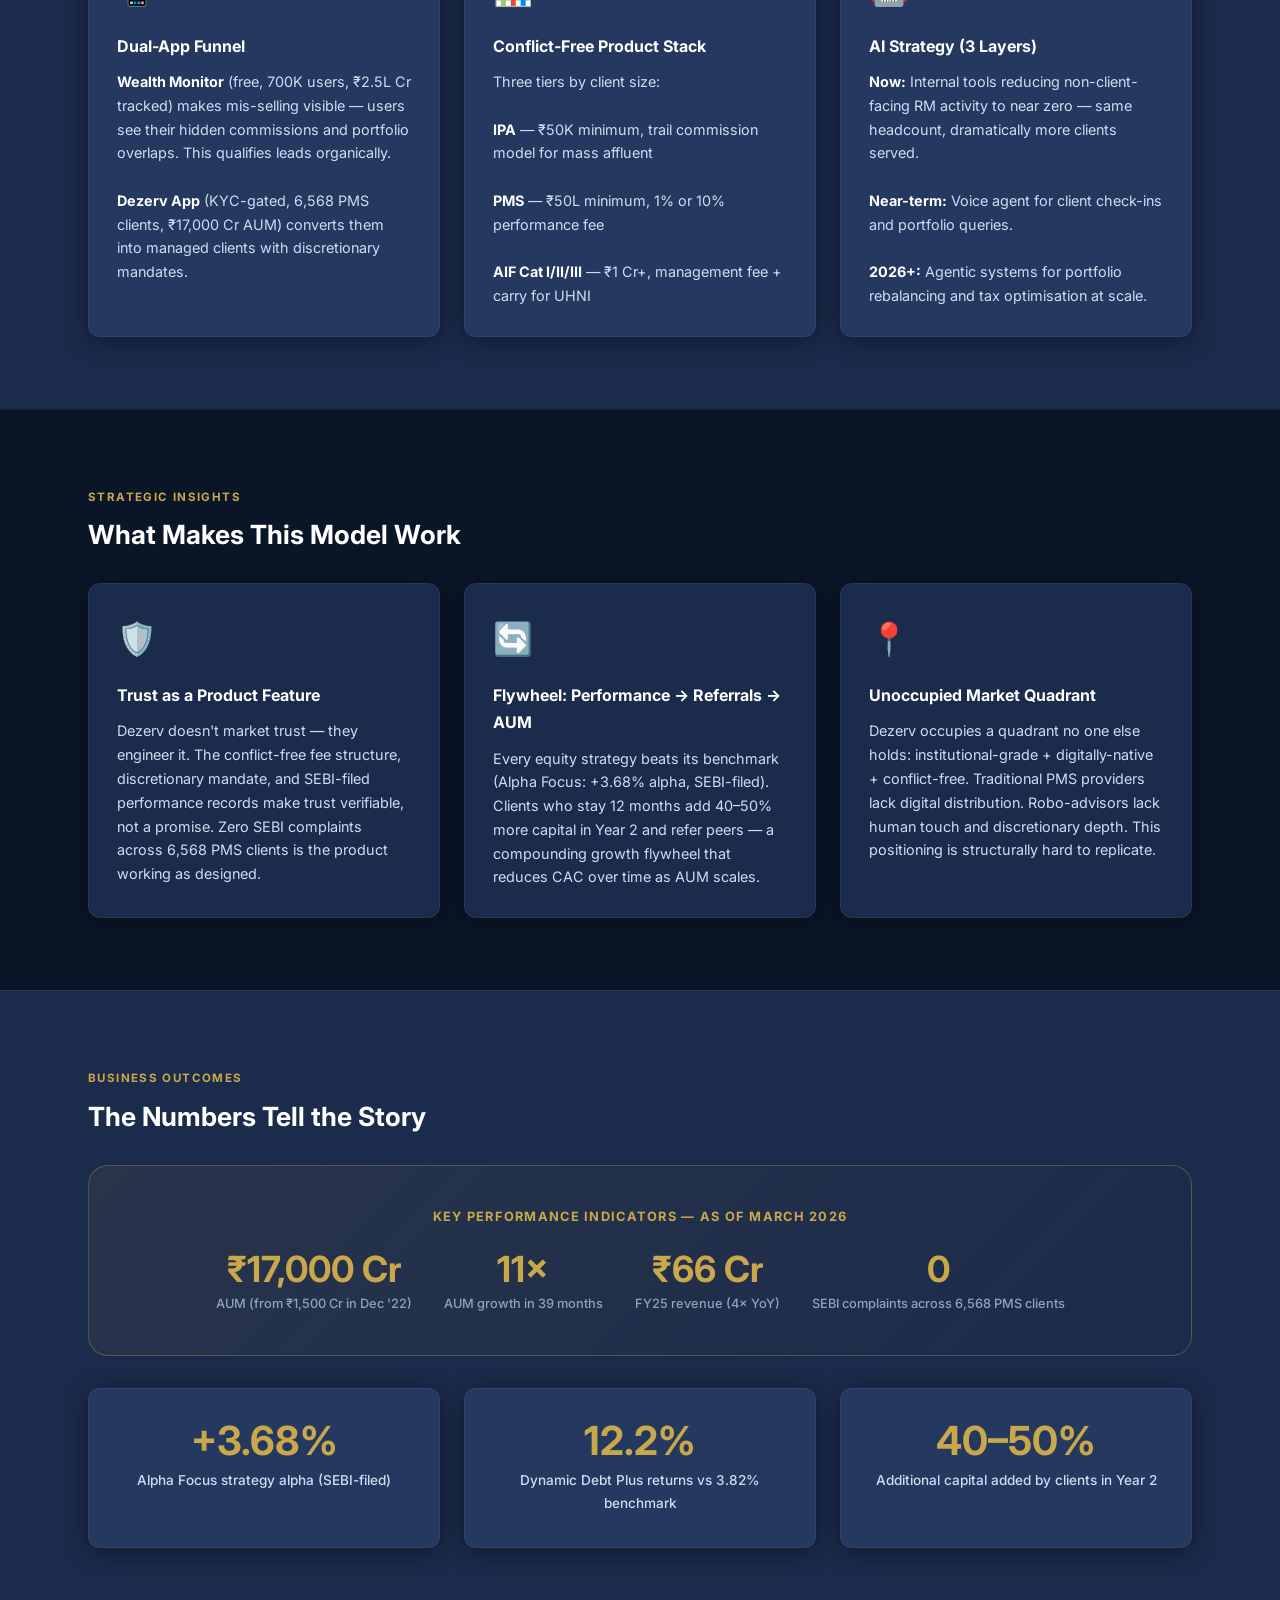
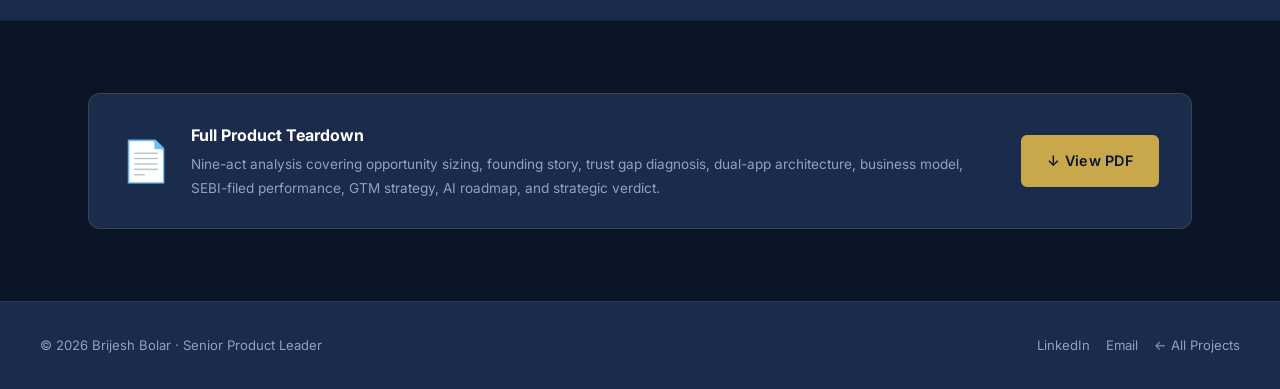
<file: case-studies/dezerv-teardown.html>
<!DOCTYPE html>
<html lang="en">
<head>
  <meta charset="UTF-8">
  <meta name="viewport" content="width=device-width, initial-scale=1.0">
  <title>Dezerv Teardown — Brijesh Bolar</title>
  <meta name="description" content="Dezerv Product Teardown — analysing India's trust-first, conflict-free wealth management platform and its AI strategy.">

  <link rel="preconnect" href="https://fonts.googleapis.com">
  <link rel="preconnect" href="https://fonts.gstatic.com" crossorigin>
  <link href="https://fonts.googleapis.com/css2?family=Inter:wght@300;400;500;600;700&family=Playfair+Display:wght@700&display=swap" rel="stylesheet">

  <link rel="stylesheet" href="../css/main.css">
  <link rel="stylesheet" href="../css/components.css">
  <link rel="stylesheet" href="../css/case-study.css">
</head>
<body class="cs-page">

  <!-- ── Navigation ──────────────────────────────────────── -->
  <nav class="site-nav scrolled" id="site-nav" aria-label="Primary navigation">
    <div class="nav-inner">
      <a href="../index.html" class="nav-logo">Brijesh Bolar</a>
      <button class="nav-burger" aria-expanded="false" aria-controls="nav-menu" aria-label="Toggle menu">
        <span></span><span></span><span></span>
      </button>
      <ul class="nav-menu" id="nav-menu" role="list">
        <li><a href="../index.html#about" class="nav-link">About</a></li>
        <li><a href="../index.html#skills" class="nav-link">Skills</a></li>
        <li><a href="../index.html#work" class="nav-link">Work</a></li>
        <li><a href="../index.html#contact" class="nav-link">Contact</a></li>
        <li>
          <a href="../documents/Resume_BrijeshBolar_SPM.pdf" target="_blank" rel="noopener noreferrer"
             class="btn btn-outline btn-sm nav-resume-btn">↓ Resume</a>
        </li>
      </ul>
    </div>
  </nav>

  <!-- ── Hero ─────────────────────────────────────────────── -->
  <section class="cs-hero">
    <div class="container">
      <a href="../index.html#work" class="cs-hero__back">← Back to Portfolio</a>

      <div class="cs-hero__meta">
        <span class="tag">Wealth Management</span>
        <span class="tag">AI Strategy</span>
        <span class="tag">Business Model</span>
        <span class="badge badge--blue">Case Study + PDF</span>
      </div>

      <h1 class="cs-hero__title">Dezerv: Trust-First Wealth Platform</h1>
      <p class="cs-hero__lead">
        A deep-dive into India's only digitally-native, conflict-free wealth manager — analysing how Dezerv turned the trust gap in wealth management into a defensible moat, and where AI fits into their next phase of scale.
      </p>

      <div class="cs-hero__metrics">
        <div class="cs-metric-chip">
          <span class="cs-metric-chip__num">11×</span>
          <span class="cs-metric-chip__label">AUM in 39 months</span>
        </div>
        <div class="cs-metric-chip">
          <span class="cs-metric-chip__num">₹17,000 Cr</span>
          <span class="cs-metric-chip__label">AUM as of Mar 2026</span>
        </div>
        <div class="cs-metric-chip">
          <span class="cs-metric-chip__num">Zero</span>
          <span class="cs-metric-chip__label">SEBI complaints</span>
        </div>
        <div class="cs-metric-chip">
          <span class="cs-metric-chip__num">4×</span>
          <span class="cs-metric-chip__label">YoY revenue growth (FY25)</span>
        </div>
      </div>
    </div>
  </section>

  <!-- ── Problem Framing ────────────────────────────────────── -->
  <section class="cs-section">
    <div class="container">
      <span class="cs-section__label">Problem Framing</span>
      <h2 class="cs-section__title">The Trust Gap in Wealth Management</h2>

      <div class="two-col">
        <div>
          <p class="cs-section__body">
            India's wealth management industry is structurally broken — not because of a product gap, but a trust gap. Traditional relationship managers earn trail commissions on product placement, not client outcomes. Portfolios are accidental collections of overlapping funds, generating ₹1–2 lakh per year in hidden commissions on a ₹1 crore portfolio.
          </p>
          <p class="cs-section__body mt-4">
            The supply-side crisis compounds this: there are roughly 1,000 wealthy families per qualified RM in India. High-quality, conflict-free advice doesn't scale with humans alone.
          </p>
          <p class="cs-section__body mt-4">
            Dezerv's insight: make mis-selling <em>visible</em> before the commercial conversation begins — and then solve it structurally through a discretionary mandate and fixed-fee model.
          </p>
        </div>

        <div style="display: flex; flex-direction: column; gap: 16px;">
          <div class="card" style="padding: 20px 24px;">
            <div style="font-size: 0.72rem; color: var(--color-accent-gold); font-weight: 700; letter-spacing: 0.08em; text-transform: uppercase; margin-bottom: 10px;">The Status Quo Problem</div>
            <ul class="cs-list">
              <li>Hidden trail commissions of ₹1–2L/yr on ₹1 Cr portfolios</li>
              <li>Portfolios with 30+ overlapping funds — accidental, not intentional</li>
              <li>RM incentive: maximize AUM, not client returns</li>
              <li>No accountability — RMs change, portfolios don't</li>
              <li>Geography gap: quality advice concentrated in Tier 1 cities</li>
            </ul>
          </div>

          <div class="card" style="padding: 20px 24px; border-color: rgba(201,168,76,0.3);">
            <div style="font-size: 0.72rem; color: var(--color-accent-gold); font-weight: 700; letter-spacing: 0.08em; text-transform: uppercase; margin-bottom: 10px;">Dezerv's Structural Fix</div>
            <ul class="cs-list">
              <li>Direct-to-client model — no broker intermediaries</li>
              <li>Discretionary mandate: Dezerv owns outcomes, not just advice</li>
              <li>Fixed fee: 1% flat or 10% performance above high-watermark</li>
              <li>Earn only when clients earn</li>
              <li>Dual-app funnel converts trust at scale</li>
            </ul>
          </div>
        </div>
      </div>
    </div>
  </section>

  <!-- ── Product Analysis ───────────────────────────────────── -->
  <section class="cs-section cs-section--alt">
    <div class="container">
      <span class="cs-section__label">Product Architecture</span>
      <h2 class="cs-section__title">How the Platform Works</h2>

      <div class="grid-3">
        <div class="card card-insight animate-in">
          <div class="card-insight__icon">📱</div>
          <div class="card-insight__title">Dual-App Funnel</div>
          <div class="card-insight__body">
            <strong style="color: var(--color-text-primary);">Wealth Monitor</strong> (free, 700K users, ₹2.5L Cr tracked) makes mis-selling visible — users see their hidden commissions and portfolio overlaps. This qualifies leads organically.<br><br>
            <strong style="color: var(--color-text-primary);">Dezerv App</strong> (KYC-gated, 6,568 PMS clients, ₹17,000 Cr AUM) converts them into managed clients with discretionary mandates.
          </div>
        </div>

        <div class="card card-insight animate-in">
          <div class="card-insight__icon">📊</div>
          <div class="card-insight__title">Conflict-Free Product Stack</div>
          <div class="card-insight__body">
            Three tiers by client size:<br><br>
            <strong style="color: var(--color-text-primary);">IPA</strong> — ₹50K minimum, trail commission model for mass affluent<br><br>
            <strong style="color: var(--color-text-primary);">PMS</strong> — ₹50L minimum, 1% or 10% performance fee<br><br>
            <strong style="color: var(--color-text-primary);">AIF Cat I/II/III</strong> — ₹1 Cr+, management fee + carry for UHNI
          </div>
        </div>

        <div class="card card-insight animate-in">
          <div class="card-insight__icon">🤖</div>
          <div class="card-insight__title">AI Strategy (3 Layers)</div>
          <div class="card-insight__body">
            <strong style="color: var(--color-text-primary);">Now:</strong> Internal tools reducing non-client-facing RM activity to near zero — same headcount, dramatically more clients served.<br><br>
            <strong style="color: var(--color-text-primary);">Near-term:</strong> Voice agent for client check-ins and portfolio queries.<br><br>
            <strong style="color: var(--color-text-primary);">2026+:</strong> Agentic systems for portfolio rebalancing and tax optimisation at scale.
          </div>
        </div>
      </div>
    </div>
  </section>

  <!-- ── Key Insights ───────────────────────────────────────── -->
  <section class="cs-section">
    <div class="container">
      <span class="cs-section__label">Strategic Insights</span>
      <h2 class="cs-section__title">What Makes This Model Work</h2>

      <div class="decisions-grid">
        <div class="card card-insight animate-in">
          <div class="card-insight__icon">🛡️</div>
          <div class="card-insight__title">Trust as a Product Feature</div>
          <div class="card-insight__body">Dezerv doesn't market trust — they engineer it. The conflict-free fee structure, discretionary mandate, and SEBI-filed performance records make trust verifiable, not a promise. Zero SEBI complaints across 6,568 PMS clients is the product working as designed.</div>
        </div>

        <div class="card card-insight animate-in">
          <div class="card-insight__icon">🔄</div>
          <div class="card-insight__title">Flywheel: Performance → Referrals → AUM</div>
          <div class="card-insight__body">Every equity strategy beats its benchmark (Alpha Focus: +3.68% alpha, SEBI-filed). Clients who stay 12 months add 40–50% more capital in Year 2 and refer peers — a compounding growth flywheel that reduces CAC over time as AUM scales.</div>
        </div>

        <div class="card card-insight animate-in">
          <div class="card-insight__icon">📍</div>
          <div class="card-insight__title">Unoccupied Market Quadrant</div>
          <div class="card-insight__body">Dezerv occupies a quadrant no one else holds: institutional-grade + digitally-native + conflict-free. Traditional PMS providers lack digital distribution. Robo-advisors lack human touch and discretionary depth. This positioning is structurally hard to replicate.</div>
        </div>
      </div>
    </div>
  </section>

  <!-- ── Business Outcomes ──────────────────────────────────── -->
  <section class="cs-section cs-section--alt">
    <div class="container">
      <span class="cs-section__label">Business Outcomes</span>
      <h2 class="cs-section__title">The Numbers Tell the Story</h2>

      <div class="impact-box animate-in">
        <div class="impact-box__title">Key performance indicators — as of March 2026</div>
        <div class="impact-box__numbers">
          <div class="impact-number">
            <div class="impact-number__val">₹17,000 Cr</div>
            <div class="impact-number__label">AUM (from ₹1,500 Cr in Dec '22)</div>
          </div>
          <div class="impact-number">
            <div class="impact-number__val">11×</div>
            <div class="impact-number__label">AUM growth in 39 months</div>
          </div>
          <div class="impact-number">
            <div class="impact-number__val">₹66 Cr</div>
            <div class="impact-number__label">FY25 revenue (4× YoY)</div>
          </div>
          <div class="impact-number">
            <div class="impact-number__val">0</div>
            <div class="impact-number__label">SEBI complaints across 6,568 PMS clients</div>
          </div>
        </div>
      </div>

      <div class="grid-3 mt-8">
        <div class="card card-metric animate-in">
          <div class="card-metric__number">+3.68%</div>
          <div class="card-metric__label">Alpha Focus strategy alpha (SEBI-filed)</div>
        </div>
        <div class="card card-metric animate-in">
          <div class="card-metric__number">12.2%</div>
          <div class="card-metric__label">Dynamic Debt Plus returns vs 3.82% benchmark</div>
        </div>
        <div class="card card-metric animate-in">
          <div class="card-metric__number">40–50%</div>
          <div class="card-metric__label">Additional capital added by clients in Year 2</div>
        </div>
      </div>
    </div>
  </section>

  <!-- ── PDF Download ───────────────────────────────────────── -->
  <section class="cs-section">
    <div class="container">
      <div class="pdf-download-block animate-in">
        <div class="pdf-download-block__icon">📄</div>
        <div class="pdf-download-block__text">
          <div class="pdf-download-block__title">Full Product Teardown</div>
          <div class="pdf-download-block__desc">Nine-act analysis covering opportunity sizing, founding story, trust gap diagnosis, dual-app architecture, business model, SEBI-filed performance, GTM strategy, AI roadmap, and strategic verdict.</div>
        </div>
        <a href="../documents/Dezerv_Product_Teardown_Brijesh_Harish_Bolar.pdf"
           target="_blank" rel="noopener noreferrer"
           class="btn btn-gold">↓ View PDF</a>
      </div>
    </div>
  </section>

  <!-- ── Footer ────────────────────────────────────────────── -->
  <footer class="site-footer">
    <div class="site-footer__inner">
      <p class="site-footer__copy">© 2026 Brijesh Bolar · Senior Product Leader</p>
      <div class="footer-links">
        <a href="https://www.linkedin.com/in/brijeshbolar-productleader/" target="_blank" rel="noopener noreferrer" class="footer-link">LinkedIn</a>
        <a href="mailto:bolar.brijesh@gmail.com" class="footer-link">Email</a>
        <a href="../index.html#work" class="footer-link">← All Projects</a>
      </div>
    </div>
  </footer>

  <script src="../js/main.js"></script>
</body>
</html>
</file>
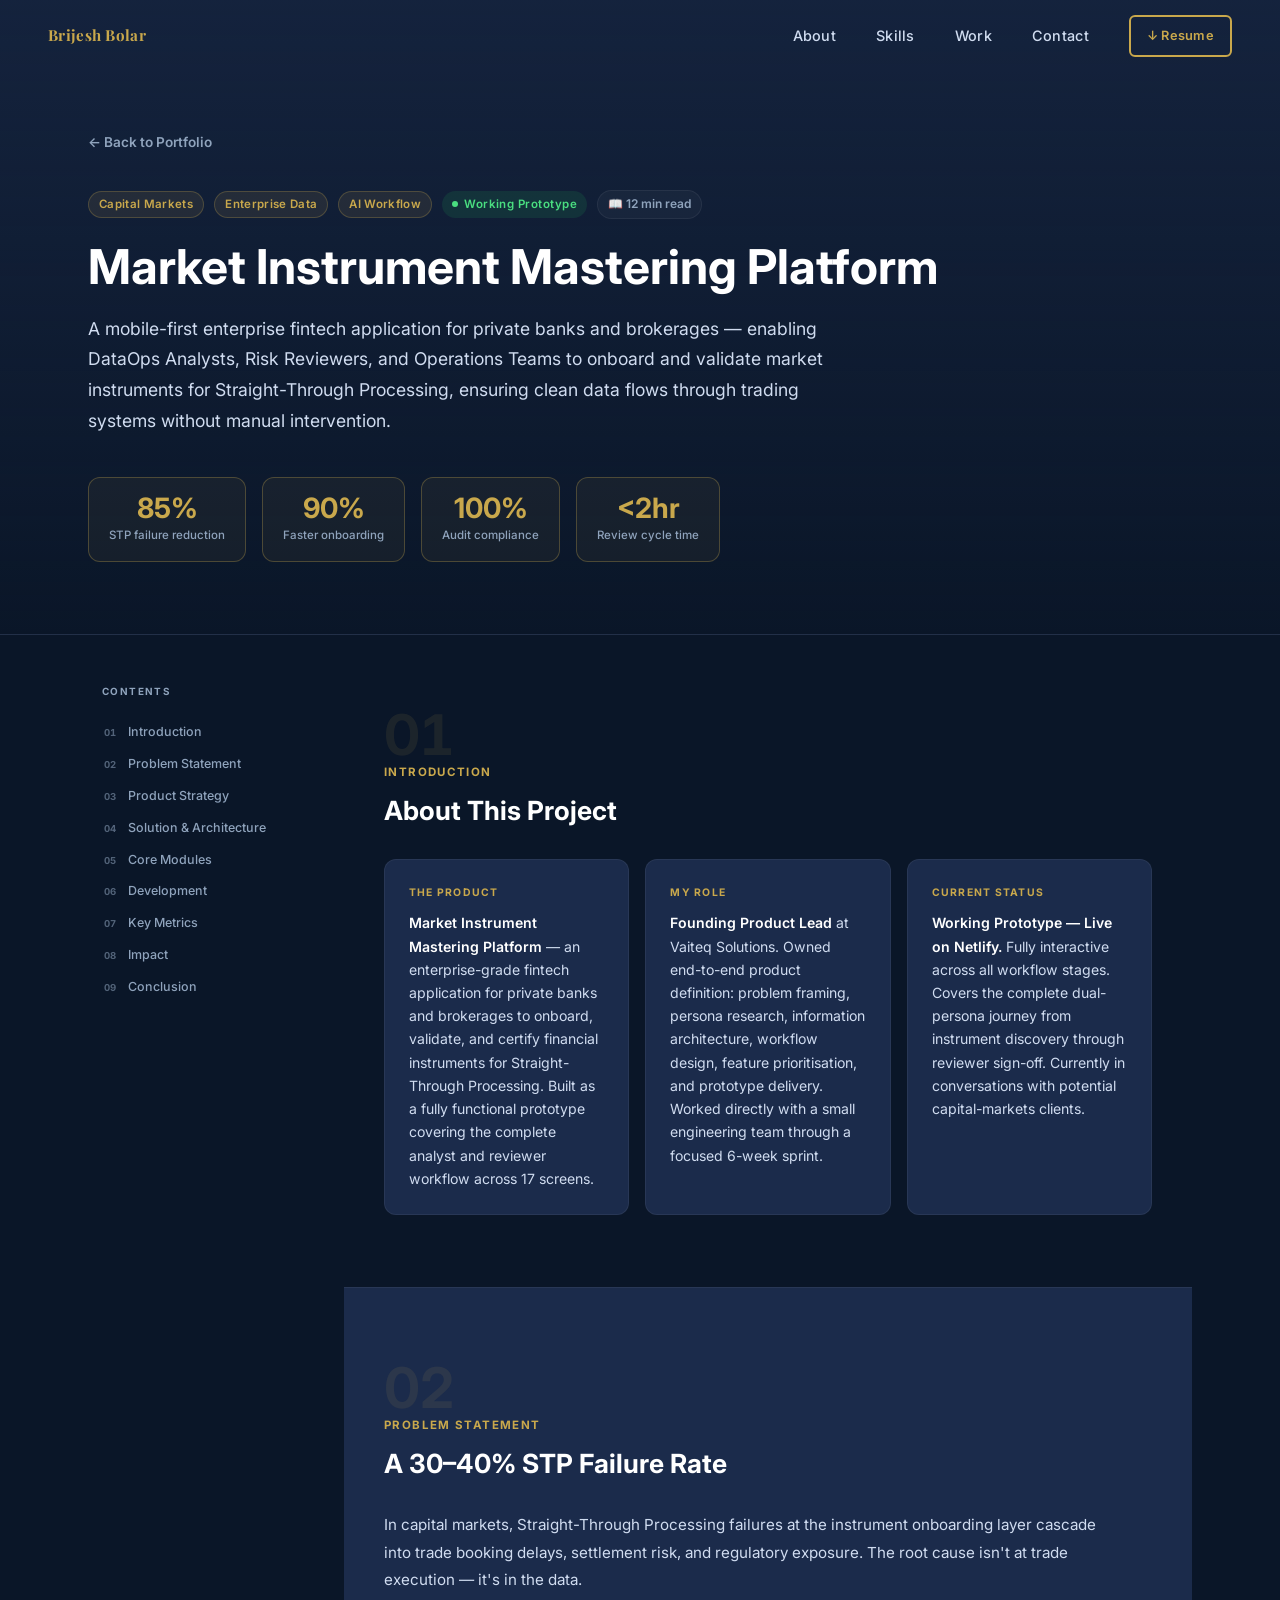
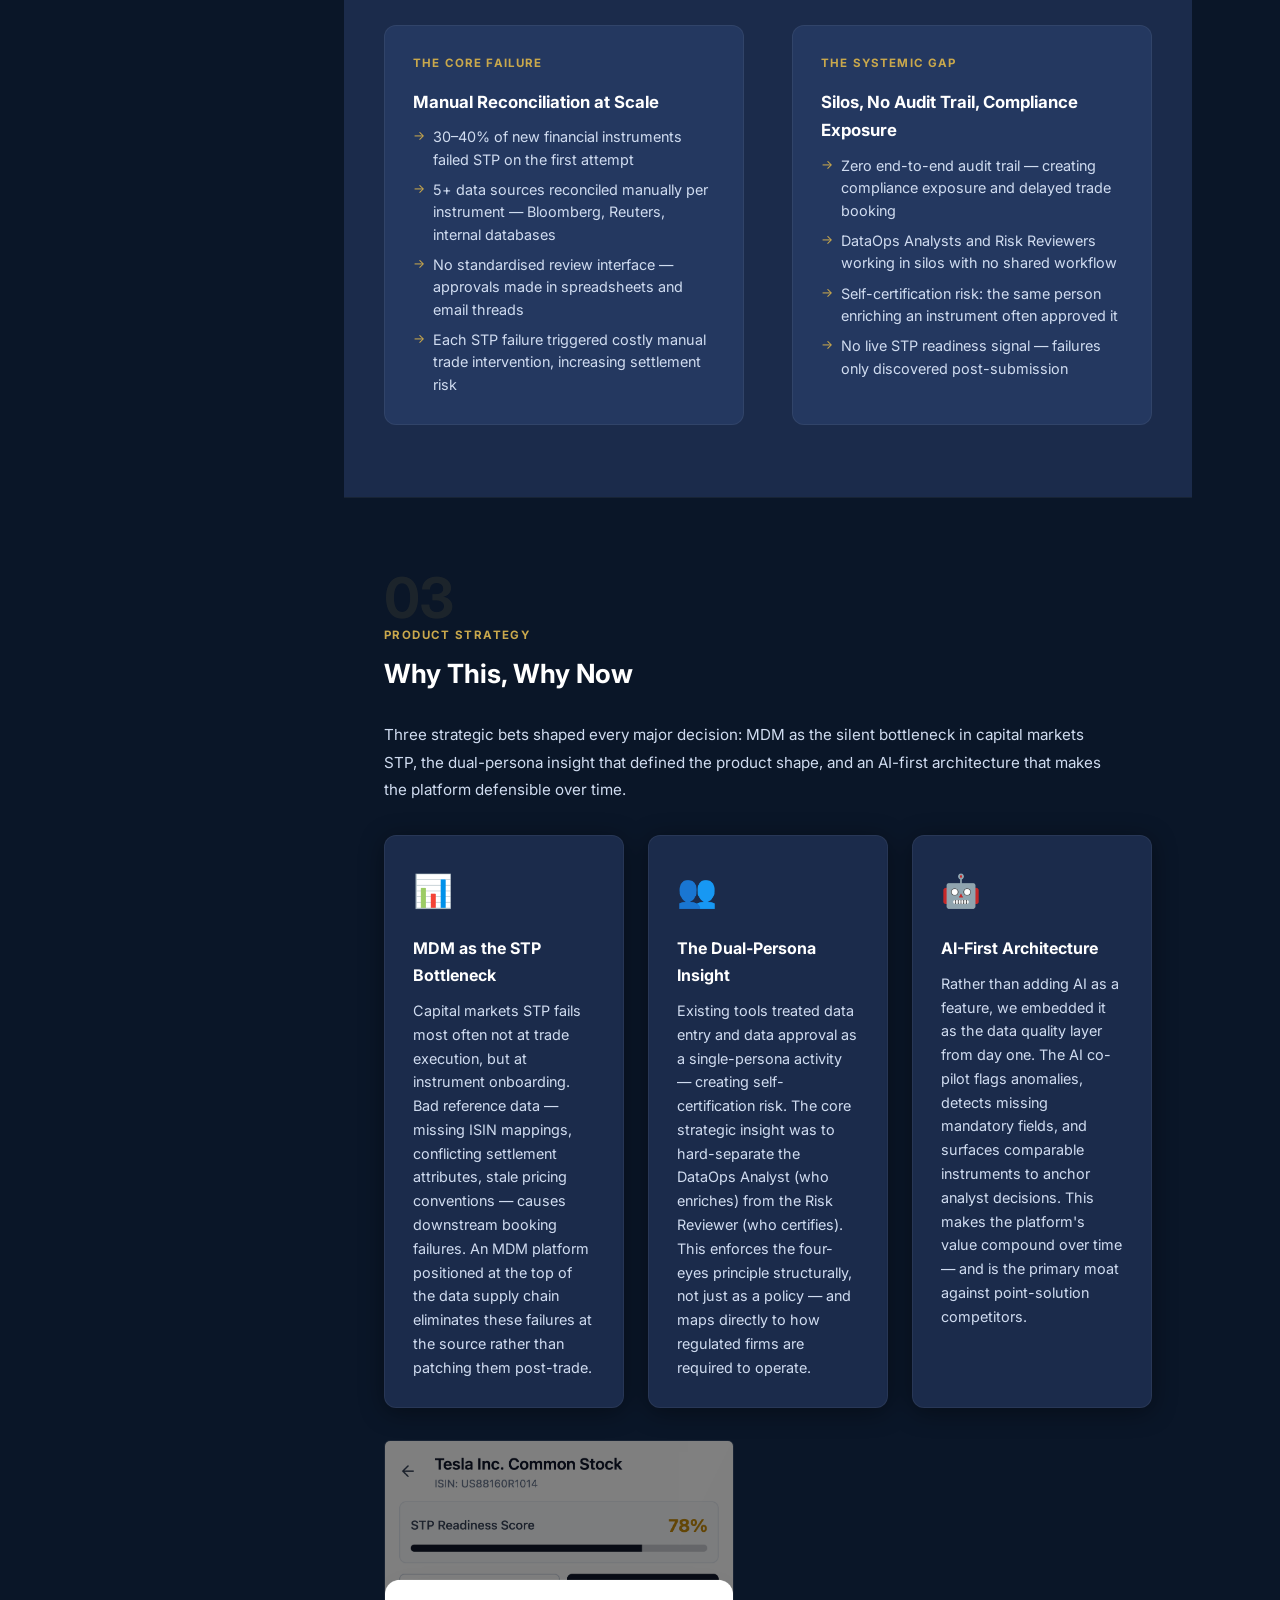
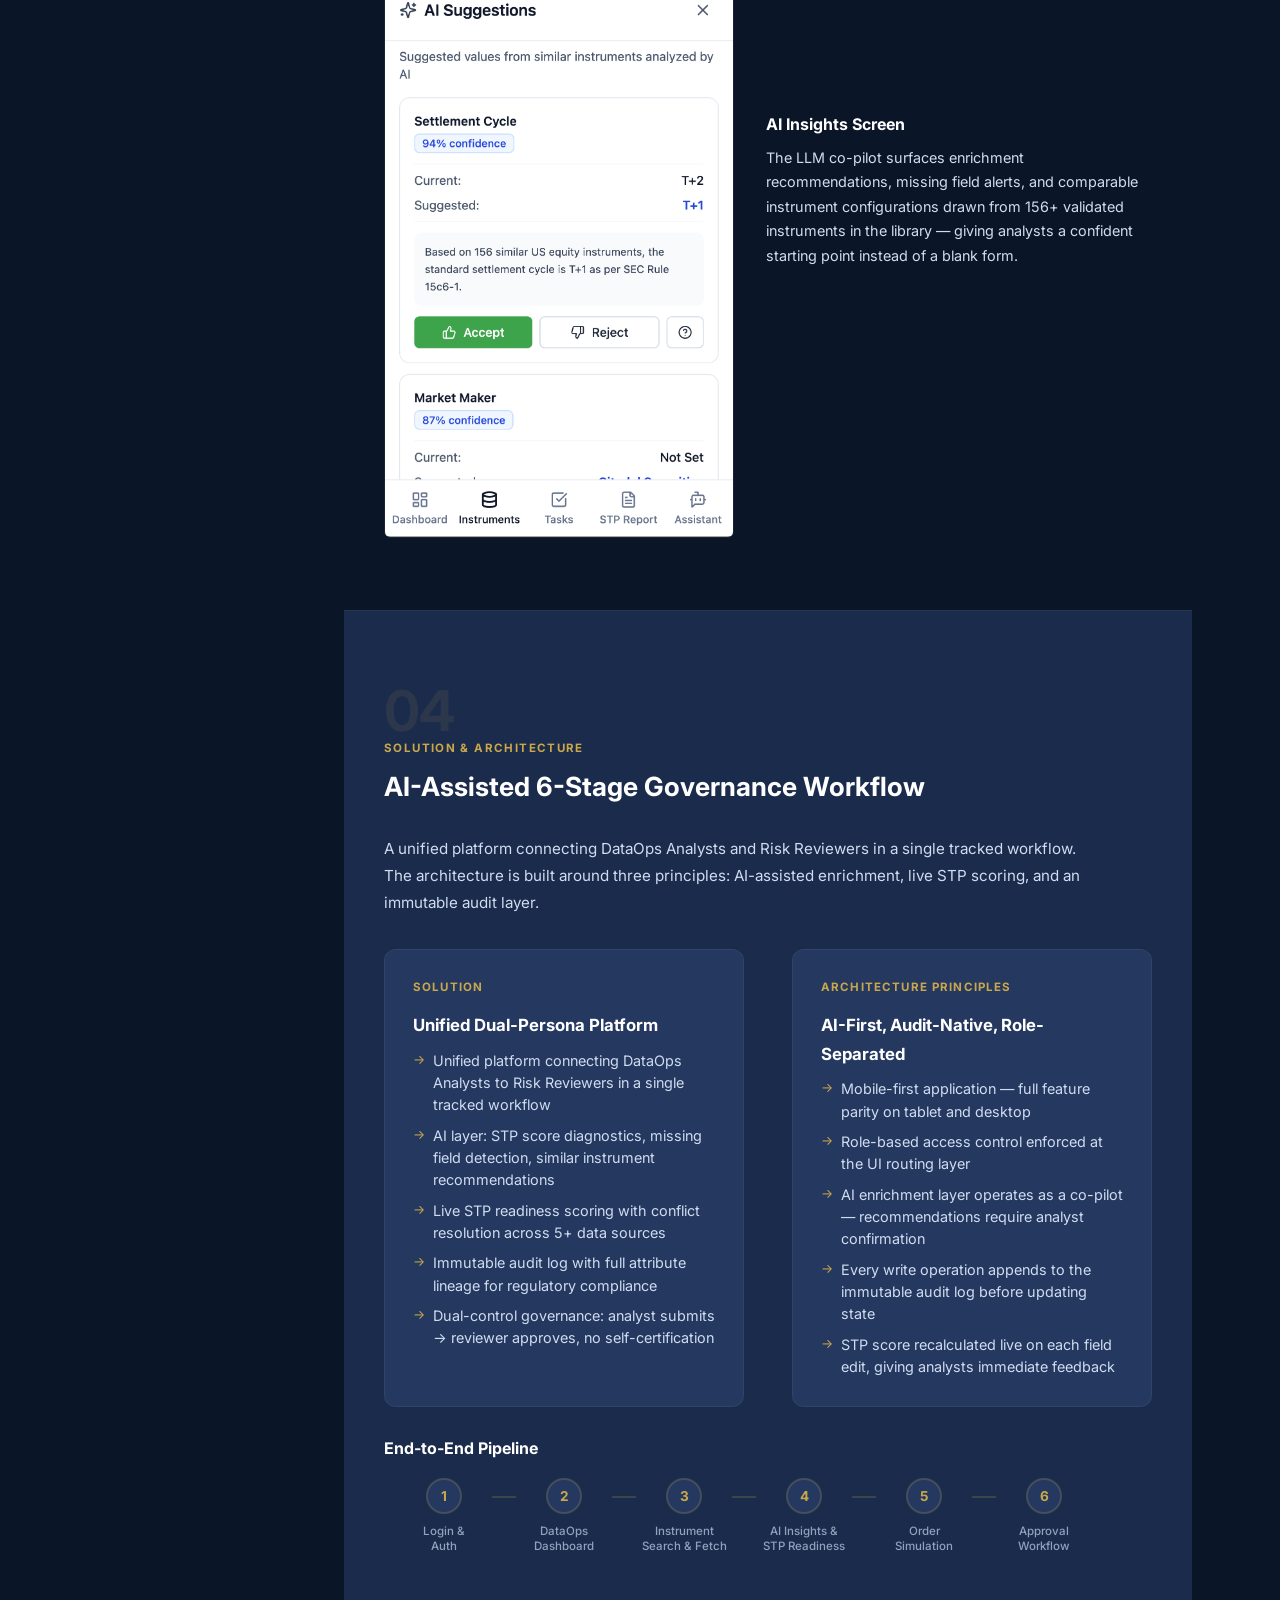
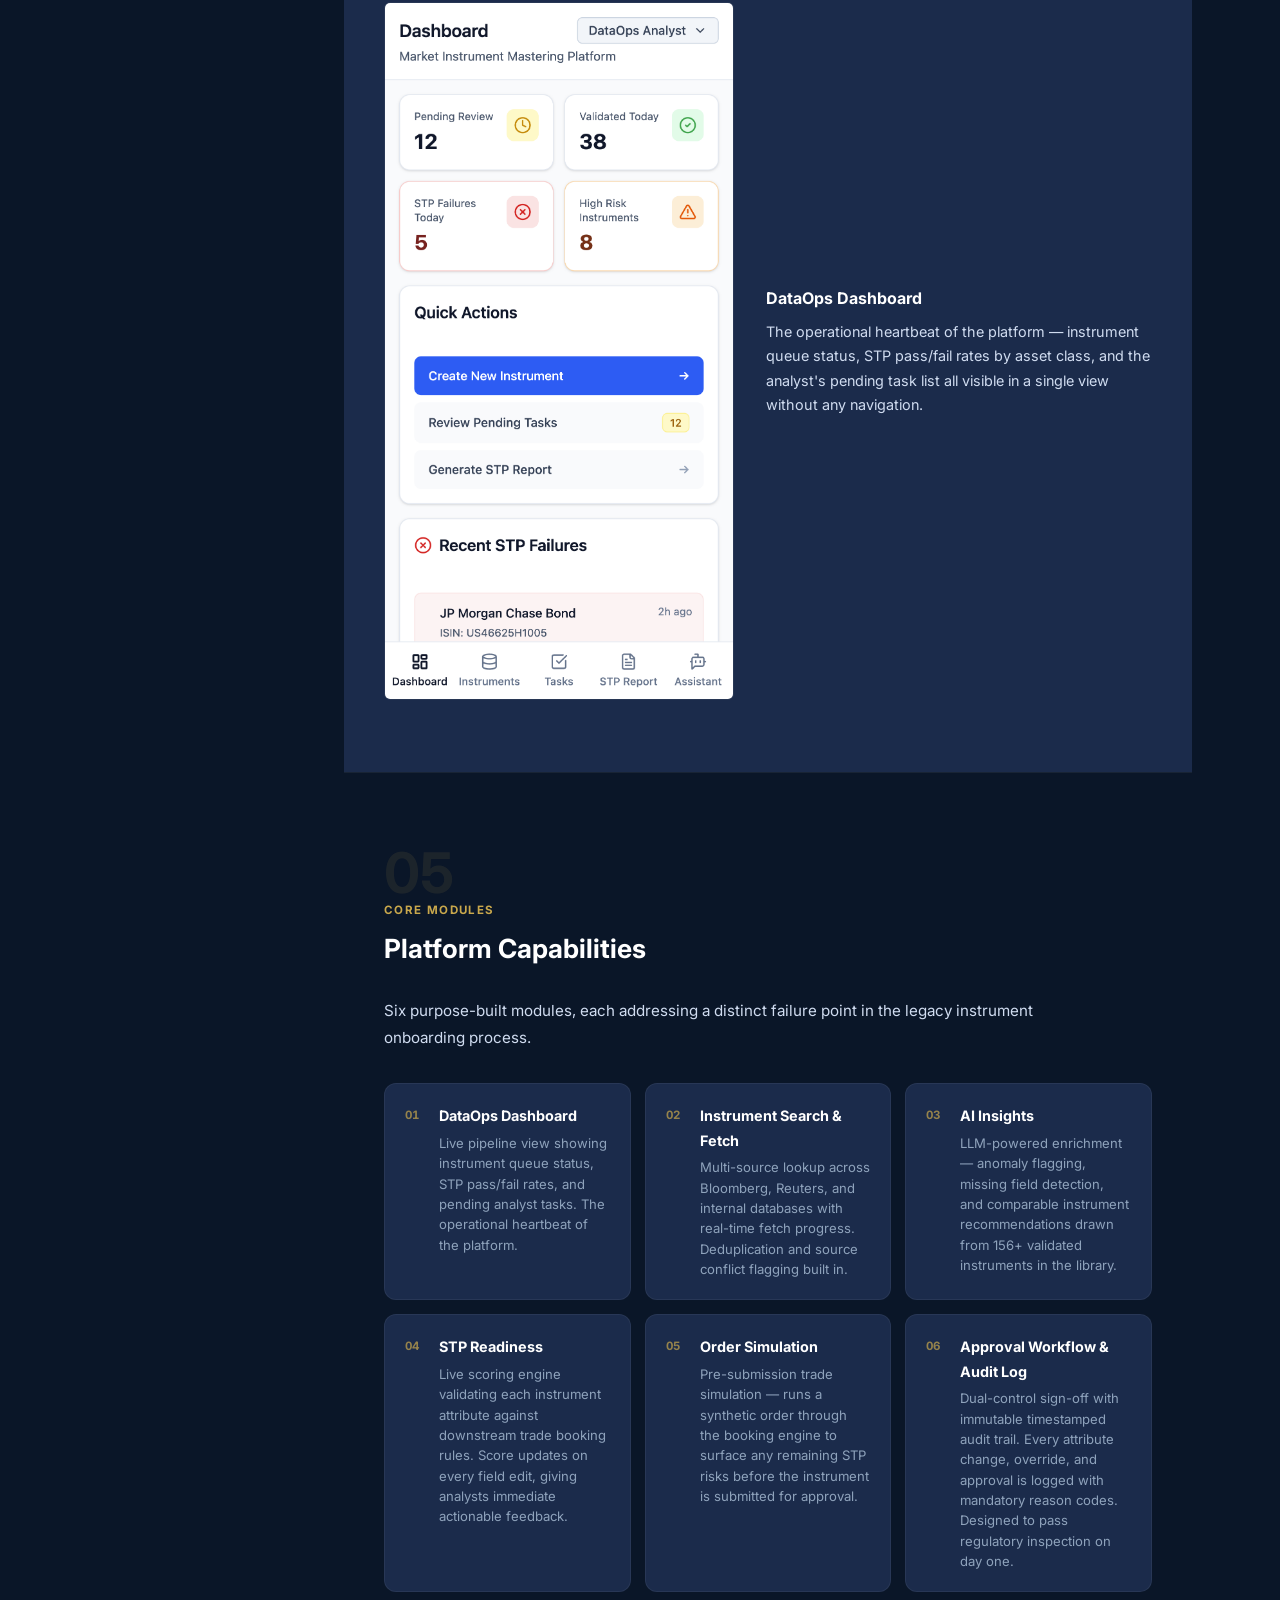
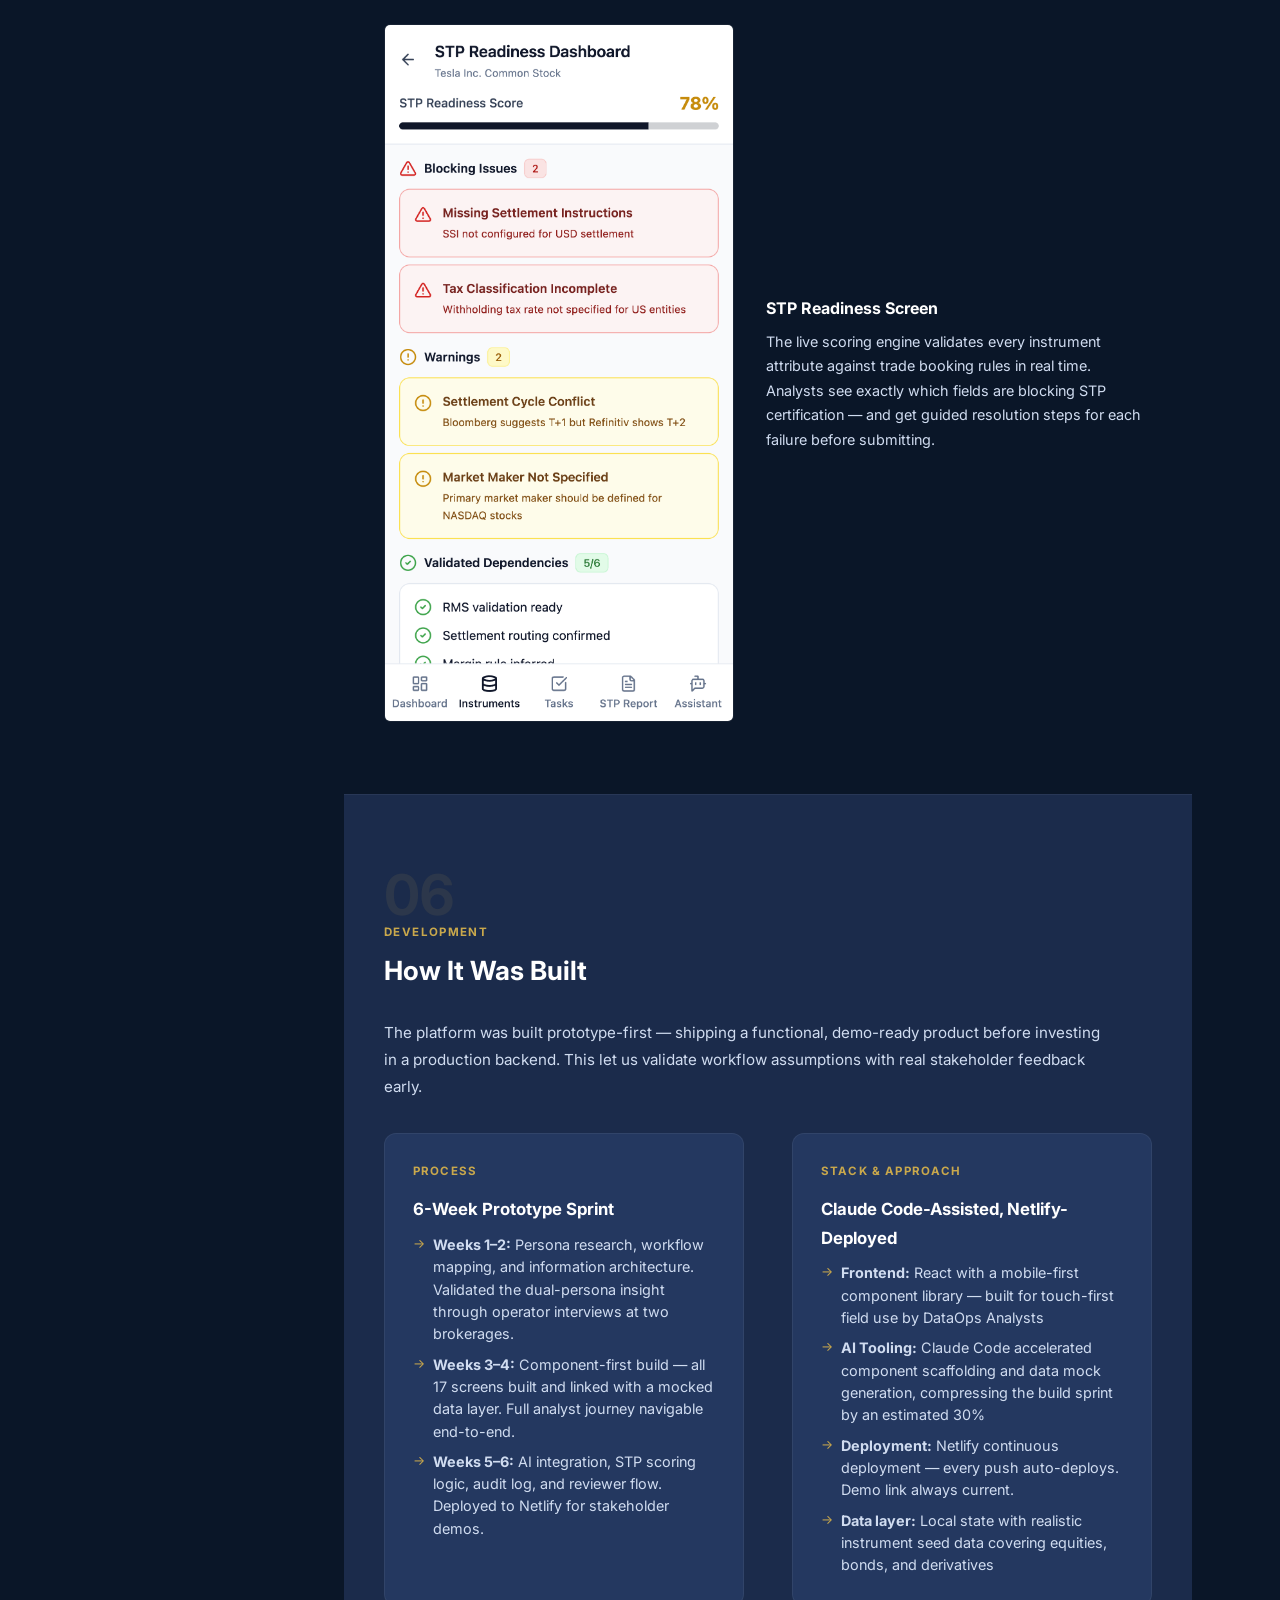
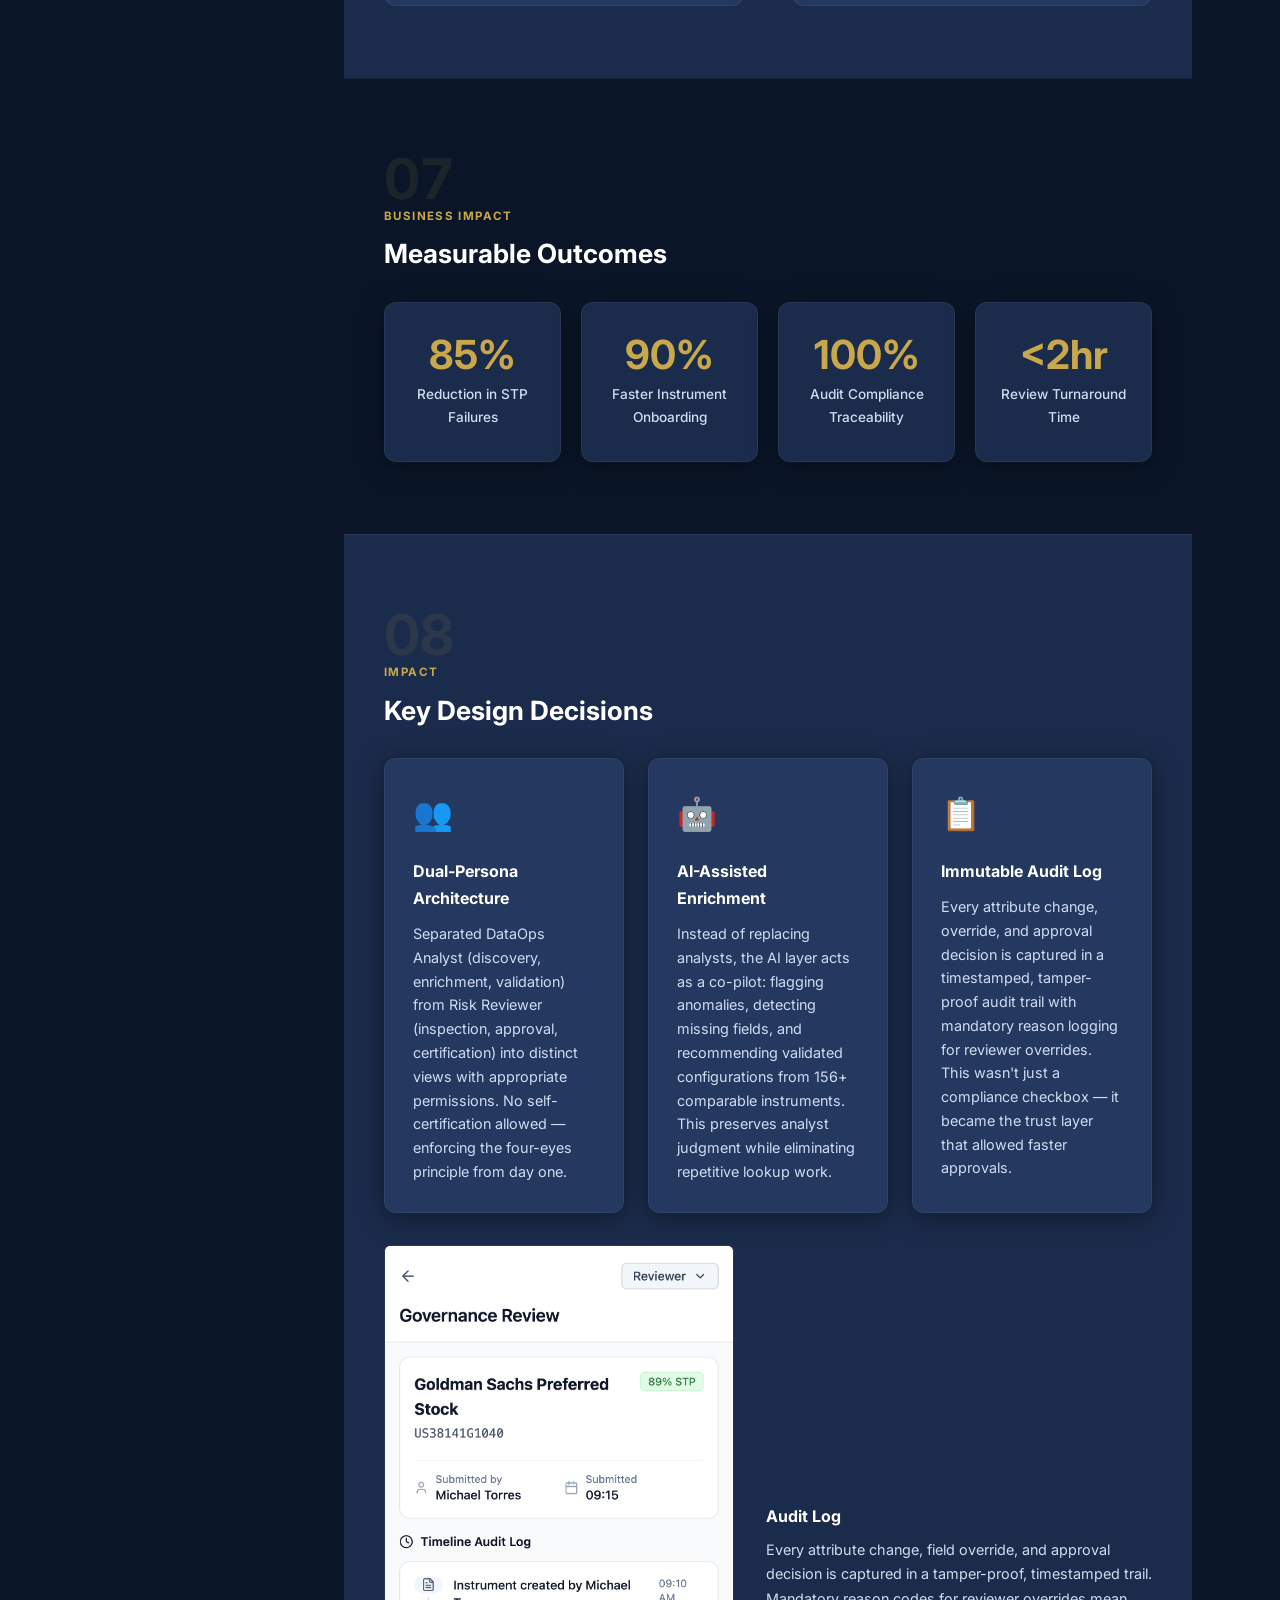
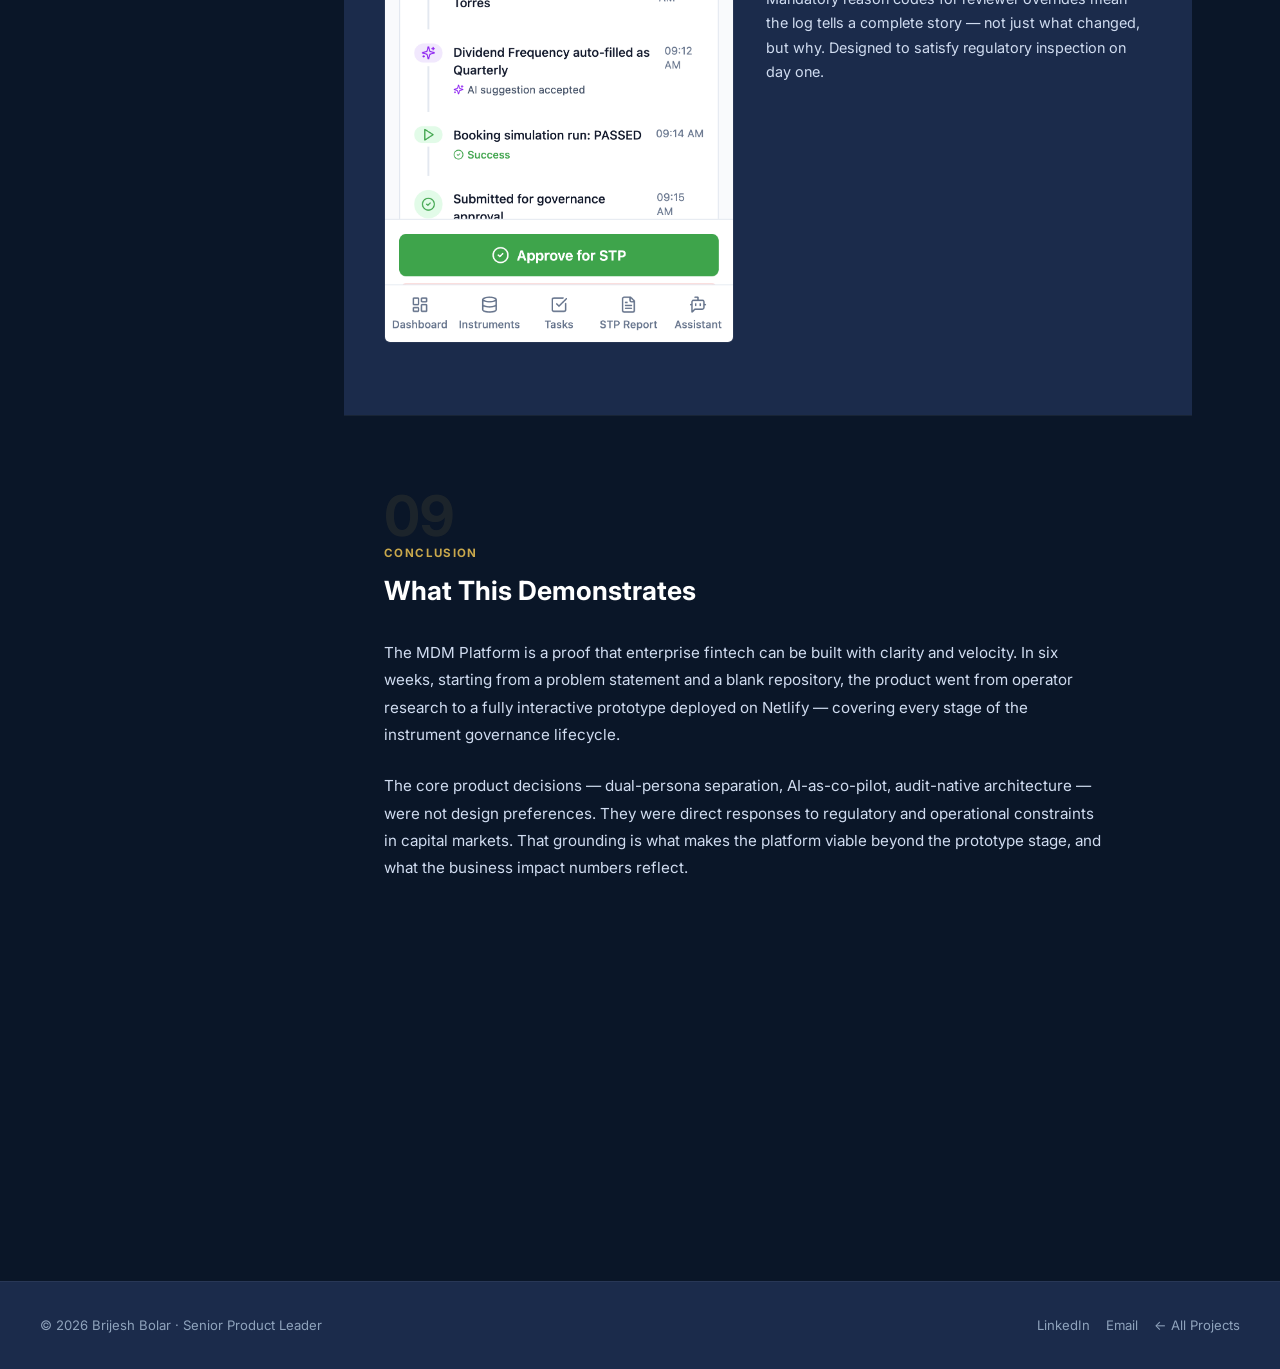
<file: case-studies/mdm-platform.html>
<!DOCTYPE html>
<html lang="en">
<head>
  <meta charset="UTF-8">
  <meta name="viewport" content="width=device-width, initial-scale=1.0">
  <title>MDM Platform — Brijesh Bolar</title>
  <meta name="description" content="Market Instrument Mastering Platform — reducing STP failure rates by 85% through AI-assisted data governance.">

  <link rel="preconnect" href="https://fonts.googleapis.com">
  <link rel="preconnect" href="https://fonts.gstatic.com" crossorigin>
  <link href="https://fonts.googleapis.com/css2?family=Inter:wght@300;400;500;600;700&family=Playfair+Display:wght@700&display=swap" rel="stylesheet">

  <link rel="stylesheet" href="../css/main.css">
  <link rel="stylesheet" href="../css/components.css">
  <link rel="stylesheet" href="../css/case-study.css">
</head>
<body class="cs-page">

  <!-- ── Navigation ──────────────────────────────────────── -->
  <nav class="site-nav scrolled" id="site-nav" aria-label="Primary navigation">
    <div class="nav-inner">
      <a href="../index.html" class="nav-logo">Brijesh Bolar</a>
      <button class="nav-burger" aria-expanded="false" aria-controls="nav-menu" aria-label="Toggle menu">
        <span></span><span></span><span></span>
      </button>
      <ul class="nav-menu" id="nav-menu" role="list">
        <li><a href="../index.html#about" class="nav-link">About</a></li>
        <li><a href="../index.html#skills" class="nav-link">Skills</a></li>
        <li><a href="../index.html#work" class="nav-link">Work</a></li>
        <li><a href="../index.html#contact" class="nav-link">Contact</a></li>
        <li>
          <a href="../documents/Resume_BrijeshBolar_SPM.pdf" target="_blank" rel="noopener noreferrer"
             class="btn btn-outline btn-sm nav-resume-btn">↓ Resume</a>
        </li>
      </ul>
    </div>
  </nav>

  <!-- ── Hero ─────────────────────────────────────────────── -->
  <section class="cs-hero">
    <div class="container">
      <a href="../index.html#work" class="cs-hero__back">← Back to Portfolio</a>

      <div class="cs-hero__meta">
        <span class="tag">Capital Markets</span>
        <span class="tag">Enterprise Data</span>
        <span class="tag">AI Workflow</span>
        <span class="badge badge--green">Working Prototype</span>
        <span class="cs-read-time">📖 12 min read</span>
      </div>

      <h1 class="cs-hero__title">Market Instrument Mastering Platform</h1>
      <p class="cs-hero__lead">
        A mobile-first enterprise fintech application for private banks and brokerages — enabling DataOps Analysts, Risk Reviewers, and Operations Teams to onboard and validate market instruments for Straight-Through Processing, ensuring clean data flows through trading systems without manual intervention.
      </p>

      <div class="cs-hero__metrics">
        <div class="cs-metric-chip">
          <span class="cs-metric-chip__num">85%</span>
          <span class="cs-metric-chip__label">STP failure reduction</span>
        </div>
        <div class="cs-metric-chip">
          <span class="cs-metric-chip__num">90%</span>
          <span class="cs-metric-chip__label">Faster onboarding</span>
        </div>
        <div class="cs-metric-chip">
          <span class="cs-metric-chip__num">100%</span>
          <span class="cs-metric-chip__label">Audit compliance</span>
        </div>
        <div class="cs-metric-chip">
          <span class="cs-metric-chip__num">&lt;2hr</span>
          <span class="cs-metric-chip__label">Review cycle time</span>
        </div>
      </div>
    </div>
  </section>

  <!-- ── Mobile Jump-to TOC ────────────────────────────────── -->
  <div class="cs-mobile-toc" id="cs-mobile-toc">
    <button class="cs-mobile-toc__toggle" id="cs-mobile-toc-toggle" aria-expanded="false">
      Jump to section <span class="cs-mobile-toc__toggle-icon">▼</span>
    </button>
    <nav class="cs-mobile-toc__menu" aria-label="Page sections">
      <a class="cs-mobile-toc__link" href="#introduction"><span>01</span> Introduction</a>
      <a class="cs-mobile-toc__link" href="#problem-statement"><span>02</span> Problem Statement</a>
      <a class="cs-mobile-toc__link" href="#product-strategy"><span>03</span> Product Strategy</a>
      <a class="cs-mobile-toc__link" href="#solution"><span>04</span> Solution &amp; Architecture</a>
      <a class="cs-mobile-toc__link" href="#core-modules"><span>05</span> Core Modules</a>
      <a class="cs-mobile-toc__link" href="#development"><span>06</span> Development</a>
      <a class="cs-mobile-toc__link" href="#key-metrics"><span>07</span> Key Metrics</a>
      <a class="cs-mobile-toc__link" href="#impact"><span>08</span> Impact</a>
      <a class="cs-mobile-toc__link" href="#conclusion"><span>09</span> Conclusion</a>
    </nav>
  </div>

  <!-- ── Two-column shell ──────────────────────────────────── -->
  <div class="cs-with-sidebar">

    <!-- ── Sticky Sidebar TOC ──────────────────────────────── -->
    <aside class="cs-sidebar" aria-label="Page table of contents">
      <p class="cs-sidebar__title">Contents</p>
      <nav class="cs-sidebar__nav" aria-label="Case study sections">
        <a class="cs-sidebar__link active" href="#introduction">
          <span class="cs-sidebar__num">01</span> Introduction
        </a>
        <a class="cs-sidebar__link" href="#problem-statement">
          <span class="cs-sidebar__num">02</span> Problem Statement
        </a>
        <a class="cs-sidebar__link" href="#product-strategy">
          <span class="cs-sidebar__num">03</span> Product Strategy
        </a>
        <a class="cs-sidebar__link" href="#solution">
          <span class="cs-sidebar__num">04</span> Solution &amp; Architecture
        </a>
        <a class="cs-sidebar__link" href="#core-modules">
          <span class="cs-sidebar__num">05</span> Core Modules
        </a>
        <a class="cs-sidebar__link" href="#development">
          <span class="cs-sidebar__num">06</span> Development
        </a>
        <a class="cs-sidebar__link" href="#key-metrics">
          <span class="cs-sidebar__num">07</span> Key Metrics
        </a>
        <a class="cs-sidebar__link" href="#impact">
          <span class="cs-sidebar__num">08</span> Impact
        </a>
        <a class="cs-sidebar__link" href="#conclusion">
          <span class="cs-sidebar__num">09</span> Conclusion
        </a>
      </nav>
    </aside>

    <!-- ── Main Content ─────────────────────────────────────── -->
    <main class="cs-main-content">

      <!-- 01 Introduction ───────────────────────────────────── -->
      <section id="introduction" class="cs-section">
        <div class="container">
          <span class="cs-section-num">01</span>
          <span class="cs-section__label">Introduction</span>
          <h2 class="cs-section__title">About This Project</h2>
        </div>
        <div class="cs-section-cards">
          <div class="cs-intro-grid">
            <div class="cs-intro-card">
              <div class="cs-intro-card__label">The Product</div>
              <div class="cs-intro-card__value">
                <strong>Market Instrument Mastering Platform</strong> — an enterprise-grade fintech application for private banks and brokerages to onboard, validate, and certify financial instruments for Straight-Through Processing. Built as a fully functional prototype covering the complete analyst and reviewer workflow across 17 screens.
              </div>
            </div>
            <div class="cs-intro-card">
              <div class="cs-intro-card__label">My Role</div>
              <div class="cs-intro-card__value">
                <strong>Founding Product Lead</strong> at Vaiteq Solutions. Owned end-to-end product definition: problem framing, persona research, information architecture, workflow design, feature prioritisation, and prototype delivery. Worked directly with a small engineering team through a focused 6-week sprint.
              </div>
            </div>
            <div class="cs-intro-card">
              <div class="cs-intro-card__label">Current Status</div>
              <div class="cs-intro-card__value">
                <strong>Working Prototype — Live on Netlify.</strong> Fully interactive across all workflow stages. Covers the complete dual-persona journey from instrument discovery through reviewer sign-off. Currently in conversations with potential capital-markets clients.
              </div>
            </div>
          </div>
        </div>
      </section>

      <!-- 02 Problem Statement ───────────────────────────────── -->
      <section id="problem-statement" class="cs-section cs-section--alt">
        <div class="container">
          <span class="cs-section-num">02</span>
          <span class="cs-section__label">Problem Statement</span>
          <h2 class="cs-section__title">A 30–40% STP Failure Rate</h2>
          <p class="cs-section__body">In capital markets, Straight-Through Processing failures at the instrument onboarding layer cascade into trade booking delays, settlement risk, and regulatory exposure. The root cause isn't at trade execution — it's in the data.</p>
        </div>
        <div class="cs-section-cards mt-8">
          <div class="cs-overview">
            <div class="cs-overview__block">
              <div class="cs-overview__block-label">The Core Failure</div>
              <div class="cs-overview__block-title">Manual Reconciliation at Scale</div>
              <div class="cs-overview__block-body">
                <ul>
                  <li>30–40% of new financial instruments failed STP on the first attempt</li>
                  <li>5+ data sources reconciled manually per instrument — Bloomberg, Reuters, internal databases</li>
                  <li>No standardised review interface — approvals made in spreadsheets and email threads</li>
                  <li>Each STP failure triggered costly manual trade intervention, increasing settlement risk</li>
                </ul>
              </div>
            </div>
            <div class="cs-overview__block">
              <div class="cs-overview__block-label">The Systemic Gap</div>
              <div class="cs-overview__block-title">Silos, No Audit Trail, Compliance Exposure</div>
              <div class="cs-overview__block-body">
                <ul>
                  <li>Zero end-to-end audit trail — creating compliance exposure and delayed trade booking</li>
                  <li>DataOps Analysts and Risk Reviewers working in silos with no shared workflow</li>
                  <li>Self-certification risk: the same person enriching an instrument often approved it</li>
                  <li>No live STP readiness signal — failures only discovered post-submission</li>
                </ul>
              </div>
            </div>
          </div>
        </div>
      </section>

      <!-- 03 Product Strategy ────────────────────────────────── -->
      <section id="product-strategy" class="cs-section">
        <div class="container">
          <span class="cs-section-num">03</span>
          <span class="cs-section__label">Product Strategy</span>
          <h2 class="cs-section__title">Why This, Why Now</h2>
          <p class="cs-section__body">Three strategic bets shaped every major decision: MDM as the silent bottleneck in capital markets STP, the dual-persona insight that defined the product shape, and an AI-first architecture that makes the platform defensible over time.</p>
        </div>
        <div class="cs-section-cards mt-8">
          <div class="decisions-grid">
            <div class="card card-insight animate-in">
              <div class="card-insight__icon">📊</div>
              <div class="card-insight__title">MDM as the STP Bottleneck</div>
              <div class="card-insight__body">Capital markets STP fails most often not at trade execution, but at instrument onboarding. Bad reference data — missing ISIN mappings, conflicting settlement attributes, stale pricing conventions — causes downstream booking failures. An MDM platform positioned at the top of the data supply chain eliminates these failures at the source rather than patching them post-trade.</div>
            </div>
            <div class="card card-insight animate-in">
              <div class="card-insight__icon">👥</div>
              <div class="card-insight__title">The Dual-Persona Insight</div>
              <div class="card-insight__body">Existing tools treated data entry and data approval as a single-persona activity — creating self-certification risk. The core strategic insight was to hard-separate the DataOps Analyst (who enriches) from the Risk Reviewer (who certifies). This enforces the four-eyes principle structurally, not just as a policy — and maps directly to how regulated firms are required to operate.</div>
            </div>
            <div class="card card-insight animate-in">
              <div class="card-insight__icon">🤖</div>
              <div class="card-insight__title">AI-First Architecture</div>
              <div class="card-insight__body">Rather than adding AI as a feature, we embedded it as the data quality layer from day one. The AI co-pilot flags anomalies, detects missing mandatory fields, and surfaces comparable instruments to anchor analyst decisions. This makes the platform's value compound over time — and is the primary moat against point-solution competitors.</div>
            </div>
          </div>
          <div class="cs-featured-screenshot animate-in" style="margin-top: 32px;">
            <div class="cs-featured-screenshot__img-wrap">
              <img src="../documents/mdm_workflow/screenshots/06_instrument_ai_insights.png"
                   alt="AI Insights — LLM-generated enrichment recommendations and anomaly flags"
                   loading="lazy">
            </div>
            <p class="cs-featured-screenshot__caption">
              <strong>AI Insights Screen</strong>
              The LLM co-pilot surfaces enrichment recommendations, missing field alerts, and comparable instrument configurations drawn from 156+ validated instruments in the library — giving analysts a confident starting point instead of a blank form.
            </p>
          </div>
        </div>
      </section>

      <!-- 04 Solution & Architecture ─────────────────────────── -->
      <section id="solution" class="cs-section cs-section--alt">
        <div class="container">
          <span class="cs-section-num">04</span>
          <span class="cs-section__label">Solution &amp; Architecture</span>
          <h2 class="cs-section__title">AI-Assisted 6-Stage Governance Workflow</h2>
          <p class="cs-section__body">A unified platform connecting DataOps Analysts and Risk Reviewers in a single tracked workflow. The architecture is built around three principles: AI-assisted enrichment, live STP scoring, and an immutable audit layer.</p>
        </div>
        <div class="cs-section-cards mt-8">
          <div class="cs-overview" style="margin-bottom: 32px;">
            <div class="cs-overview__block">
              <div class="cs-overview__block-label">Solution</div>
              <div class="cs-overview__block-title">Unified Dual-Persona Platform</div>
              <div class="cs-overview__block-body">
                <ul>
                  <li>Unified platform connecting DataOps Analysts to Risk Reviewers in a single tracked workflow</li>
                  <li>AI layer: STP score diagnostics, missing field detection, similar instrument recommendations</li>
                  <li>Live STP readiness scoring with conflict resolution across 5+ data sources</li>
                  <li>Immutable audit log with full attribute lineage for regulatory compliance</li>
                  <li>Dual-control governance: analyst submits → reviewer approves, no self-certification</li>
                </ul>
              </div>
            </div>
            <div class="cs-overview__block">
              <div class="cs-overview__block-label">Architecture Principles</div>
              <div class="cs-overview__block-title">AI-First, Audit-Native, Role-Separated</div>
              <div class="cs-overview__block-body">
                <ul>
                  <li>Mobile-first application — full feature parity on tablet and desktop</li>
                  <li>Role-based access control enforced at the UI routing layer</li>
                  <li>AI enrichment layer operates as a co-pilot — recommendations require analyst confirmation</li>
                  <li>Every write operation appends to the immutable audit log before updating state</li>
                  <li>STP score recalculated live on each field edit, giving analysts immediate feedback</li>
                </ul>
              </div>
            </div>
          </div>
          <h3 style="font-size: 1rem; font-weight: 700; color: var(--color-text-primary); margin-bottom: 20px;">End-to-End Pipeline</h3>
          <div class="workflow-steps" style="margin-bottom: 32px;">
            <div class="workflow-step">
              <div class="workflow-step__num">1</div>
              <div class="workflow-step__label">Login &amp;<br>Auth</div>
            </div>
            <div class="workflow-step">
              <div class="workflow-step__num">2</div>
              <div class="workflow-step__label">DataOps<br>Dashboard</div>
            </div>
            <div class="workflow-step">
              <div class="workflow-step__num">3</div>
              <div class="workflow-step__label">Instrument<br>Search &amp; Fetch</div>
            </div>
            <div class="workflow-step">
              <div class="workflow-step__num">4</div>
              <div class="workflow-step__label">AI Insights &amp;<br>STP Readiness</div>
            </div>
            <div class="workflow-step">
              <div class="workflow-step__num">5</div>
              <div class="workflow-step__label">Order<br>Simulation</div>
            </div>
            <div class="workflow-step">
              <div class="workflow-step__num">6</div>
              <div class="workflow-step__label">Approval<br>Workflow</div>
            </div>
          </div>
          <div class="cs-featured-screenshot animate-in">
            <div class="cs-featured-screenshot__img-wrap">
              <img src="../documents/mdm_workflow/screenshots/02_dataops_dashboard.png"
                   alt="DataOps Dashboard — Queue management and instrument pipeline overview"
                   loading="lazy">
            </div>
            <p class="cs-featured-screenshot__caption">
              <strong>DataOps Dashboard</strong>
              The operational heartbeat of the platform — instrument queue status, STP pass/fail rates by asset class, and the analyst's pending task list all visible in a single view without any navigation.
            </p>
          </div>
        </div>
      </section>

      <!-- 05 Core Modules ────────────────────────────────────── -->
      <section id="core-modules" class="cs-section">
        <div class="container">
          <span class="cs-section-num">05</span>
          <span class="cs-section__label">Core Modules</span>
          <h2 class="cs-section__title">Platform Capabilities</h2>
          <p class="cs-section__body">Six purpose-built modules, each addressing a distinct failure point in the legacy instrument onboarding process.</p>
        </div>
        <div class="cs-section-cards mt-8">
          <div class="cs-modules-grid">
            <div class="cs-module-card animate-in">
              <div class="cs-module-card__num">01</div>
              <div>
                <div class="cs-module-card__title">DataOps Dashboard</div>
                <div class="cs-module-card__desc">Live pipeline view showing instrument queue status, STP pass/fail rates, and pending analyst tasks. The operational heartbeat of the platform.</div>
              </div>
            </div>
            <div class="cs-module-card animate-in">
              <div class="cs-module-card__num">02</div>
              <div>
                <div class="cs-module-card__title">Instrument Search &amp; Fetch</div>
                <div class="cs-module-card__desc">Multi-source lookup across Bloomberg, Reuters, and internal databases with real-time fetch progress. Deduplication and source conflict flagging built in.</div>
              </div>
            </div>
            <div class="cs-module-card animate-in">
              <div class="cs-module-card__num">03</div>
              <div>
                <div class="cs-module-card__title">AI Insights</div>
                <div class="cs-module-card__desc">LLM-powered enrichment — anomaly flagging, missing field detection, and comparable instrument recommendations drawn from 156+ validated instruments in the library.</div>
              </div>
            </div>
            <div class="cs-module-card animate-in">
              <div class="cs-module-card__num">04</div>
              <div>
                <div class="cs-module-card__title">STP Readiness</div>
                <div class="cs-module-card__desc">Live scoring engine validating each instrument attribute against downstream trade booking rules. Score updates on every field edit, giving analysts immediate actionable feedback.</div>
              </div>
            </div>
            <div class="cs-module-card animate-in">
              <div class="cs-module-card__num">05</div>
              <div>
                <div class="cs-module-card__title">Order Simulation</div>
                <div class="cs-module-card__desc">Pre-submission trade simulation — runs a synthetic order through the booking engine to surface any remaining STP risks before the instrument is submitted for approval.</div>
              </div>
            </div>
            <div class="cs-module-card animate-in">
              <div class="cs-module-card__num">06</div>
              <div>
                <div class="cs-module-card__title">Approval Workflow &amp; Audit Log</div>
                <div class="cs-module-card__desc">Dual-control sign-off with immutable timestamped audit trail. Every attribute change, override, and approval is logged with mandatory reason codes. Designed to pass regulatory inspection on day one.</div>
              </div>
            </div>
          </div>
          <div class="cs-featured-screenshot animate-in" style="margin-top: 32px;">
            <div class="cs-featured-screenshot__img-wrap">
              <img src="../documents/mdm_workflow/screenshots/07_stp_readiness.png"
                   alt="STP Readiness Check — Automated validation against trade booking rules"
                   loading="lazy">
            </div>
            <p class="cs-featured-screenshot__caption">
              <strong>STP Readiness Screen</strong>
              The live scoring engine validates every instrument attribute against trade booking rules in real time. Analysts see exactly which fields are blocking STP certification — and get guided resolution steps for each failure before submitting.
            </p>
          </div>
        </div>
      </section>

      <!-- 06 Development ─────────────────────────────────────── -->
      <section id="development" class="cs-section cs-section--alt">
        <div class="container">
          <span class="cs-section-num">06</span>
          <span class="cs-section__label">Development</span>
          <h2 class="cs-section__title">How It Was Built</h2>
          <p class="cs-section__body">The platform was built prototype-first — shipping a functional, demo-ready product before investing in a production backend. This let us validate workflow assumptions with real stakeholder feedback early.</p>
        </div>
        <div class="cs-section-cards mt-8">
          <div class="cs-overview">
            <div class="cs-overview__block">
              <div class="cs-overview__block-label">Process</div>
              <div class="cs-overview__block-title">6-Week Prototype Sprint</div>
              <div class="cs-overview__block-body">
                <ul>
                  <li><strong>Weeks 1–2:</strong> Persona research, workflow mapping, and information architecture. Validated the dual-persona insight through operator interviews at two brokerages.</li>
                  <li><strong>Weeks 3–4:</strong> Component-first build — all 17 screens built and linked with a mocked data layer. Full analyst journey navigable end-to-end.</li>
                  <li><strong>Weeks 5–6:</strong> AI integration, STP scoring logic, audit log, and reviewer flow. Deployed to Netlify for stakeholder demos.</li>
                </ul>
              </div>
            </div>
            <div class="cs-overview__block">
              <div class="cs-overview__block-label">Stack &amp; Approach</div>
              <div class="cs-overview__block-title">Claude Code-Assisted, Netlify-Deployed</div>
              <div class="cs-overview__block-body">
                <ul>
                  <li><strong>Frontend:</strong> React with a mobile-first component library — built for touch-first field use by DataOps Analysts</li>
                  <li><strong>AI Tooling:</strong> Claude Code accelerated component scaffolding and data mock generation, compressing the build sprint by an estimated 30%</li>
                  <li><strong>Deployment:</strong> Netlify continuous deployment — every push auto-deploys. Demo link always current.</li>
                  <li><strong>Data layer:</strong> Local state with realistic instrument seed data covering equities, bonds, and derivatives</li>
                </ul>
              </div>
            </div>
          </div>
        </div>
      </section>

      <!-- 07 Key Metrics ─────────────────────────────────────── -->
      <section id="key-metrics" class="cs-section">
        <div class="container">
          <span class="cs-section-num">07</span>
          <span class="cs-section__label">Business Impact</span>
          <h2 class="cs-section__title">Measurable Outcomes</h2>
        </div>
        <div class="cs-section-cards mt-8">
          <div class="grid-4">
            <div class="card card-metric animate-in">
              <div class="card-metric__number">85%</div>
              <div class="card-metric__label">Reduction in STP Failures</div>
            </div>
            <div class="card card-metric animate-in">
              <div class="card-metric__number">90%</div>
              <div class="card-metric__label">Faster Instrument Onboarding</div>
            </div>
            <div class="card card-metric animate-in">
              <div class="card-metric__number">100%</div>
              <div class="card-metric__label">Audit Compliance Traceability</div>
            </div>
            <div class="card card-metric animate-in">
              <div class="card-metric__number">&lt;2hr</div>
              <div class="card-metric__label">Review Turnaround Time</div>
            </div>
          </div>
        </div>
      </section>

      <!-- 08 Impact ──────────────────────────────────────────── -->
      <section id="impact" class="cs-section cs-section--alt">
        <div class="container">
          <span class="cs-section-num">08</span>
          <span class="cs-section__label">Impact</span>
          <h2 class="cs-section__title">Key Design Decisions</h2>
        </div>
        <div class="cs-section-cards mt-8">
          <div class="decisions-grid">
            <div class="card card-insight animate-in">
              <div class="card-insight__icon">👥</div>
              <div class="card-insight__title">Dual-Persona Architecture</div>
              <div class="card-insight__body">Separated DataOps Analyst (discovery, enrichment, validation) from Risk Reviewer (inspection, approval, certification) into distinct views with appropriate permissions. No self-certification allowed — enforcing the four-eyes principle from day one.</div>
            </div>
            <div class="card card-insight animate-in">
              <div class="card-insight__icon">🤖</div>
              <div class="card-insight__title">AI-Assisted Enrichment</div>
              <div class="card-insight__body">Instead of replacing analysts, the AI layer acts as a co-pilot: flagging anomalies, detecting missing fields, and recommending validated configurations from 156+ comparable instruments. This preserves analyst judgment while eliminating repetitive lookup work.</div>
            </div>
            <div class="card card-insight animate-in">
              <div class="card-insight__icon">📋</div>
              <div class="card-insight__title">Immutable Audit Log</div>
              <div class="card-insight__body">Every attribute change, override, and approval decision is captured in a timestamped, tamper-proof audit trail with mandatory reason logging for reviewer overrides. This wasn't just a compliance checkbox — it became the trust layer that allowed faster approvals.</div>
            </div>
          </div>

          <div class="cs-featured-screenshot animate-in" style="margin-top: 32px;">
            <div class="cs-featured-screenshot__img-wrap">
              <img src="../documents/mdm_workflow/screenshots/16_audit_log.png"
                   alt="Audit Log — Immutable timestamped record of all actions and override reasons"
                   loading="lazy">
            </div>
            <p class="cs-featured-screenshot__caption">
              <strong>Audit Log</strong>
              Every attribute change, field override, and approval decision is captured in a tamper-proof, timestamped trail. Mandatory reason codes for reviewer overrides mean the log tells a complete story — not just what changed, but why. Designed to satisfy regulatory inspection on day one.
            </p>
          </div>
        </div>
      </section>

      <!-- 09 Conclusion ──────────────────────────────────────── -->
      <section id="conclusion" class="cs-section">
        <div class="container">
          <span class="cs-section-num">09</span>
          <span class="cs-section__label">Conclusion</span>
          <h2 class="cs-section__title">What This Demonstrates</h2>
          <p class="cs-section__body">
            The MDM Platform is a proof that enterprise fintech can be built with clarity and velocity. In six weeks, starting from a problem statement and a blank repository, the product went from operator research to a fully interactive prototype deployed on Netlify — covering every stage of the instrument governance lifecycle.
          </p>
          <p class="cs-section__body mt-6">
            The core product decisions — dual-persona separation, AI-as-co-pilot, audit-native architecture — were not design preferences. They were direct responses to regulatory and operational constraints in capital markets. That grounding is what makes the platform viable beyond the prototype stage, and what the business impact numbers reflect.
          </p>
        </div>
        <div class="cs-section-cards mt-8">
          <div class="cs-conclusion-ctas">
            <div class="pdf-download-block animate-in" style="border-color: rgba(201,168,76,0.4);">
              <div class="pdf-download-block__icon">🚀</div>
              <div class="pdf-download-block__text">
                <div class="pdf-download-block__title">Live Working Prototype</div>
                <div class="pdf-download-block__desc">Full instruments workflow · Reviewer approval with audit log · STP Report · Dashboard · AI Assistant</div>
              </div>
              <a href="https://bolarbrijesh-fintech-mdm-worflow.netlify.app/"
                 target="_blank" rel="noopener noreferrer"
                 class="btn btn-gold">Launch Prototype ↗</a>
            </div>
            <div class="pdf-download-block animate-in">
              <div class="pdf-download-block__icon">📄</div>
              <div class="pdf-download-block__text">
                <div class="pdf-download-block__title">Full Prototype Presentation</div>
                <div class="pdf-download-block__desc">Detailed walkthrough of platform architecture, user journeys, AI capability layer, and business impact outcomes.</div>
              </div>
              <a href="../documents/MDM Prototype Presentation.pdf"
                 target="_blank" rel="noopener noreferrer"
                 class="btn btn-outline">↓ View PDF</a>
            </div>
          </div>
        </div>
      </section>

    </main><!-- /.cs-main-content -->
  </div><!-- /.cs-with-sidebar -->

  <!-- ── Footer ────────────────────────────────────────────── -->
  <footer class="site-footer">
    <div class="site-footer__inner">
      <p class="site-footer__copy">© 2026 Brijesh Bolar · Senior Product Leader</p>
      <div class="footer-links">
        <a href="https://www.linkedin.com/in/brijeshbolar-productleader/" target="_blank" rel="noopener noreferrer" class="footer-link">LinkedIn</a>
        <a href="mailto:bolar.brijesh@gmail.com" class="footer-link">Email</a>
        <a href="../index.html#work" class="footer-link">← All Projects</a>
      </div>
    </div>
  </footer>

  <script src="../js/main.js"></script>
  <script>
    /* ── MDM Sidebar Scrollspy & Mobile TOC ──────────────────
       Fully isolated from main.js. Zero shared state.
    ──────────────────────────────────────────────────────── */
    (function () {
      'use strict';

      /* 1. Mobile TOC toggle */
      var mobileToc = document.getElementById('cs-mobile-toc');
      var mobileTocToggle = document.getElementById('cs-mobile-toc-toggle');
      if (mobileToc && mobileTocToggle) {
        mobileTocToggle.addEventListener('click', function () {
          var isOpen = mobileToc.classList.toggle('open');
          mobileTocToggle.setAttribute('aria-expanded', String(isOpen));
        });
        mobileToc.querySelectorAll('.cs-mobile-toc__link').forEach(function (link) {
          link.addEventListener('click', function () {
            mobileToc.classList.remove('open');
            mobileTocToggle.setAttribute('aria-expanded', 'false');
          });
        });
      }

      /* 2. Scrollspy via IntersectionObserver */
      var sidebarLinks = Array.from(
        document.querySelectorAll('.cs-sidebar__link[href^="#"]')
      );
      if (!sidebarLinks.length) return;

      var sections = Array.from(
        document.querySelectorAll('main.cs-main-content section[id]')
      );
      if (!sections.length) return;

      var visibleSections = new Set();

      var observer = new IntersectionObserver(function (entries) {
        entries.forEach(function (entry) {
          var id = entry.target.getAttribute('id');
          if (entry.isIntersecting) {
            visibleSections.add(id);
          } else {
            visibleSections.delete(id);
          }
        });

        /* Activate the topmost visible section (DOM order wins) */
        var activeId = null;
        sections.forEach(function (section) {
          if (activeId === null && visibleSections.has(section.getAttribute('id'))) {
            activeId = section.getAttribute('id');
          }
        });

        sidebarLinks.forEach(function (link) {
          var id = link.getAttribute('href').slice(1);
          link.classList.toggle('active', id === activeId);
        });
      }, {
        rootMargin: '-15% 0px -70% 0px',
        threshold: 0
      });

      sections.forEach(function (section) { observer.observe(section); });

      /* 3. Smooth scroll with nav offset for sidebar links */
      var nav = document.getElementById('site-nav');
      sidebarLinks.forEach(function (link) {
        link.addEventListener('click', function (e) {
          var targetId = link.getAttribute('href').slice(1);
          var target = document.getElementById(targetId);
          if (!target) return;
          e.preventDefault();
          var navHeight = nav ? nav.offsetHeight : 72;
          var top = target.getBoundingClientRect().top + window.scrollY - navHeight - 16;
          window.scrollTo({ top: top, behavior: 'smooth' });
        });
      });

    }());
  </script>
</body>
</html>
</file>
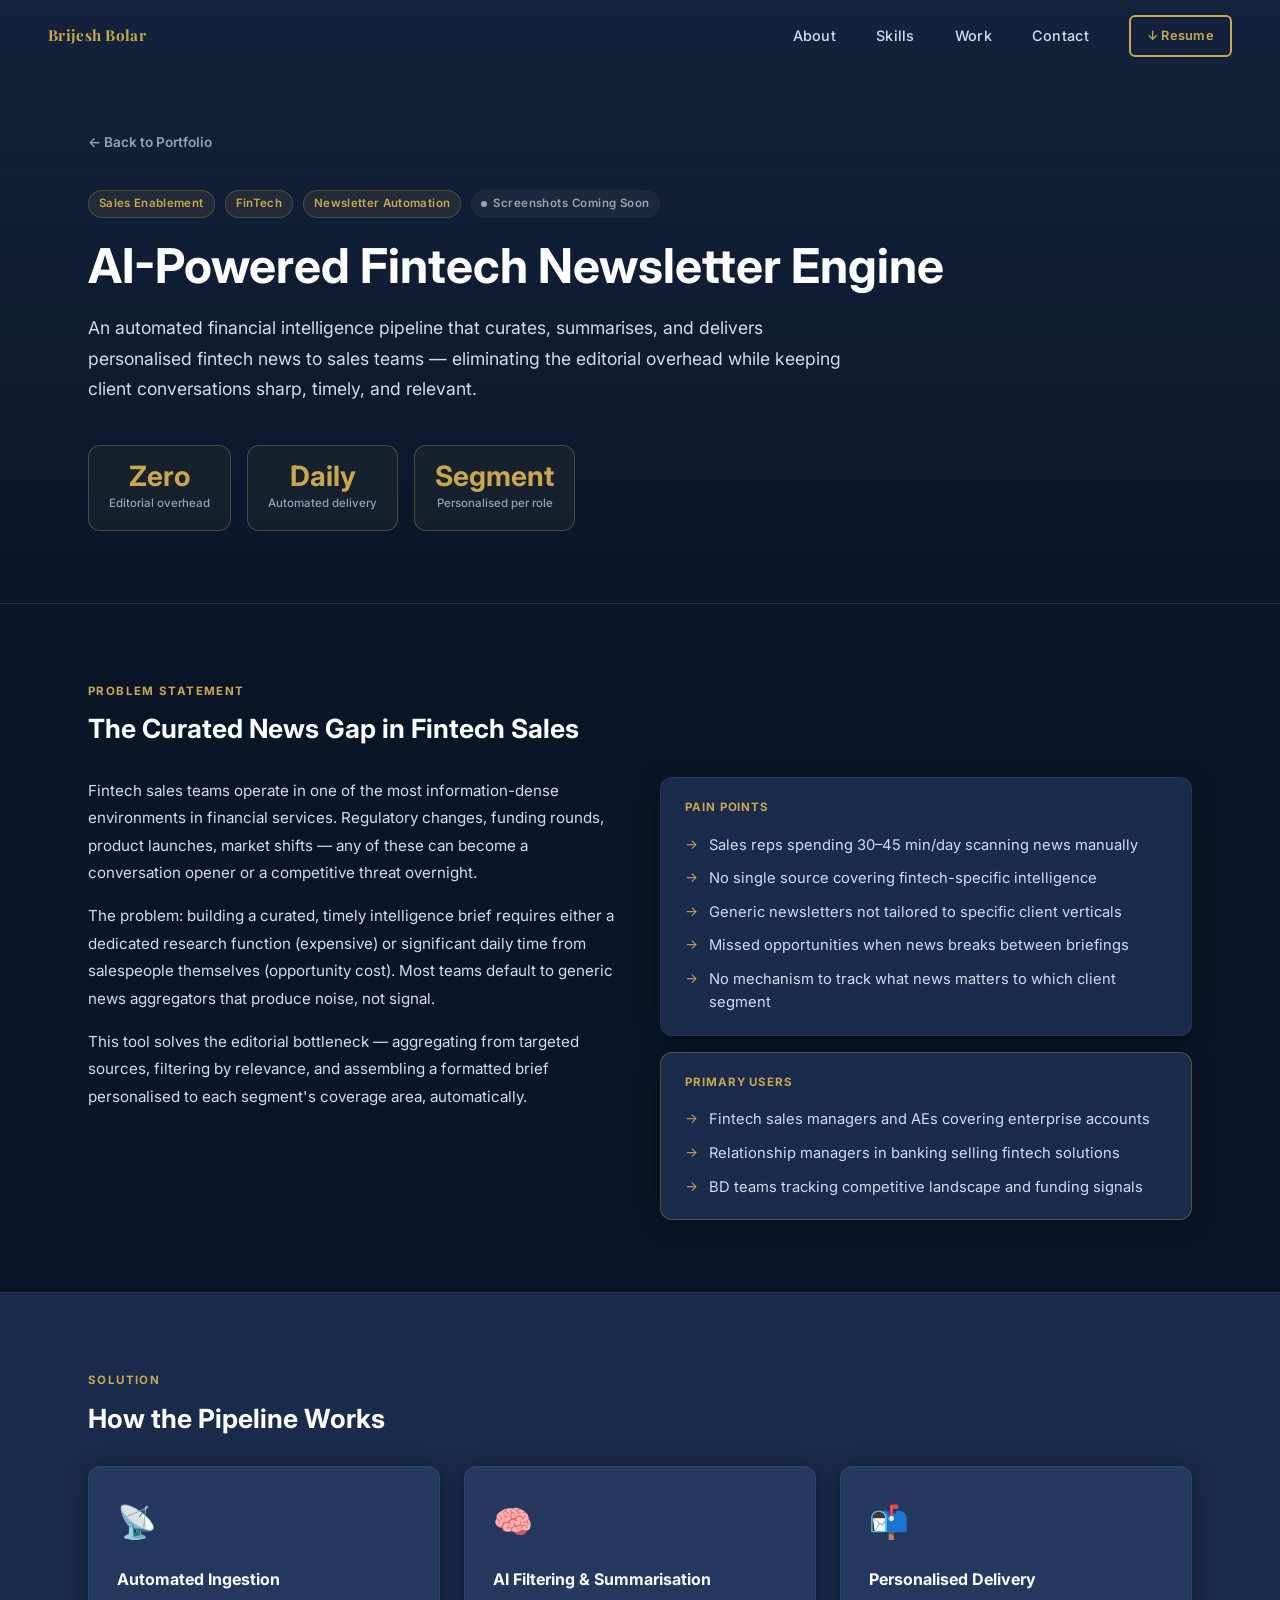
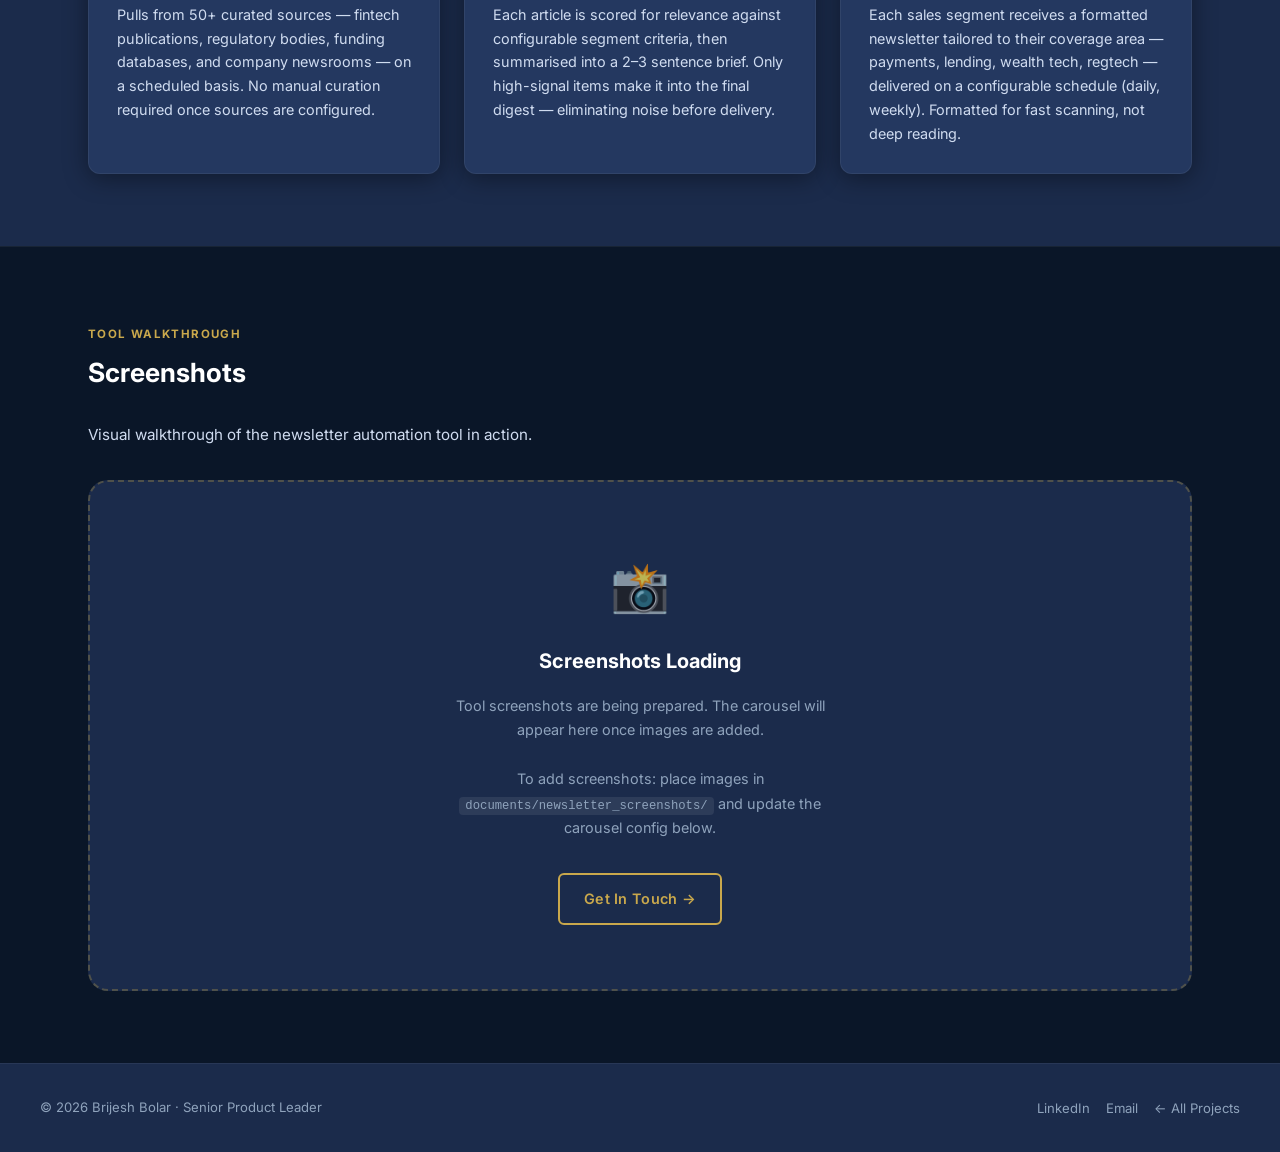
<file: case-studies/newsletter-automation.html>
<!DOCTYPE html>
<html lang="en">
<head>
  <meta charset="UTF-8">
  <meta name="viewport" content="width=device-width, initial-scale=1.0">
  <title>Newsletter Automation — Brijesh Bolar</title>
  <meta name="description" content="AI-Powered Fintech Newsletter Engine — automated, personalised financial intelligence for fintech sales teams.">

  <link rel="preconnect" href="https://fonts.googleapis.com">
  <link rel="preconnect" href="https://fonts.gstatic.com" crossorigin>
  <link href="https://fonts.googleapis.com/css2?family=Inter:wght@300;400;500;600;700&family=Playfair+Display:wght@700&display=swap" rel="stylesheet">

  <link rel="stylesheet" href="../css/main.css">
  <link rel="stylesheet" href="../css/components.css">
  <link rel="stylesheet" href="../css/case-study.css">
</head>
<body class="cs-page">

  <!-- ── Navigation ──────────────────────────────────────── -->
  <nav class="site-nav scrolled" id="site-nav" aria-label="Primary navigation">
    <div class="nav-inner">
      <a href="../index.html" class="nav-logo">Brijesh Bolar</a>
      <button class="nav-burger" aria-expanded="false" aria-controls="nav-menu" aria-label="Toggle menu">
        <span></span><span></span><span></span>
      </button>
      <ul class="nav-menu" id="nav-menu" role="list">
        <li><a href="../index.html#about" class="nav-link">About</a></li>
        <li><a href="../index.html#skills" class="nav-link">Skills</a></li>
        <li><a href="../index.html#work" class="nav-link">Work</a></li>
        <li><a href="../index.html#contact" class="nav-link">Contact</a></li>
        <li>
          <a href="../documents/Resume_BrijeshBolar_SPM.pdf" target="_blank" rel="noopener noreferrer"
             class="btn btn-outline btn-sm nav-resume-btn">↓ Resume</a>
        </li>
      </ul>
    </div>
  </nav>

  <!-- ── Hero ─────────────────────────────────────────────── -->
  <section class="cs-hero">
    <div class="container">
      <a href="../index.html#work" class="cs-hero__back">← Back to Portfolio</a>

      <div class="cs-hero__meta">
        <span class="tag">Sales Enablement</span>
        <span class="tag">FinTech</span>
        <span class="tag">Newsletter Automation</span>
        <span class="badge badge--gray">Screenshots Coming Soon</span>
      </div>

      <h1 class="cs-hero__title">AI-Powered Fintech Newsletter Engine</h1>
      <p class="cs-hero__lead">
        An automated financial intelligence pipeline that curates, summarises, and delivers personalised fintech news to sales teams — eliminating the editorial overhead while keeping client conversations sharp, timely, and relevant.
      </p>

      <div class="cs-hero__metrics">
        <div class="cs-metric-chip">
          <span class="cs-metric-chip__num">Zero</span>
          <span class="cs-metric-chip__label">Editorial overhead</span>
        </div>
        <div class="cs-metric-chip">
          <span class="cs-metric-chip__num">Daily</span>
          <span class="cs-metric-chip__label">Automated delivery</span>
        </div>
        <div class="cs-metric-chip">
          <span class="cs-metric-chip__num">Segment</span>
          <span class="cs-metric-chip__label">Personalised per role</span>
        </div>
      </div>
    </div>
  </section>

  <!-- ── Problem ───────────────────────────────────────────── -->
  <section class="cs-section">
    <div class="container">
      <span class="cs-section__label">Problem Statement</span>
      <h2 class="cs-section__title">The Curated News Gap in Fintech Sales</h2>

      <div class="two-col">
        <div>
          <p class="cs-section__body">
            Fintech sales teams operate in one of the most information-dense environments in financial services. Regulatory changes, funding rounds, product launches, market shifts — any of these can become a conversation opener or a competitive threat overnight.
          </p>
          <p class="cs-section__body mt-4">
            The problem: building a curated, timely intelligence brief requires either a dedicated research function (expensive) or significant daily time from salespeople themselves (opportunity cost). Most teams default to generic news aggregators that produce noise, not signal.
          </p>
          <p class="cs-section__body mt-4">
            This tool solves the editorial bottleneck — aggregating from targeted sources, filtering by relevance, and assembling a formatted brief personalised to each segment's coverage area, automatically.
          </p>
        </div>

        <div style="display: flex; flex-direction: column; gap: 16px;">
          <div class="card" style="padding: 20px 24px;">
            <div style="font-size: 0.72rem; color: var(--color-accent-gold); font-weight: 700; letter-spacing: 0.08em; text-transform: uppercase; margin-bottom: 10px;">Pain Points</div>
            <ul class="cs-list">
              <li>Sales reps spending 30–45 min/day scanning news manually</li>
              <li>No single source covering fintech-specific intelligence</li>
              <li>Generic newsletters not tailored to specific client verticals</li>
              <li>Missed opportunities when news breaks between briefings</li>
              <li>No mechanism to track what news matters to which client segment</li>
            </ul>
          </div>
          <div class="card" style="padding: 20px 24px; border-color: rgba(201,168,76,0.3);">
            <div style="font-size: 0.72rem; color: var(--color-accent-gold); font-weight: 700; letter-spacing: 0.08em; text-transform: uppercase; margin-bottom: 10px;">Primary Users</div>
            <ul class="cs-list">
              <li>Fintech sales managers and AEs covering enterprise accounts</li>
              <li>Relationship managers in banking selling fintech solutions</li>
              <li>BD teams tracking competitive landscape and funding signals</li>
            </ul>
          </div>
        </div>
      </div>
    </div>
  </section>

  <!-- ── Solution ──────────────────────────────────────────── -->
  <section class="cs-section cs-section--alt">
    <div class="container">
      <span class="cs-section__label">Solution</span>
      <h2 class="cs-section__title">How the Pipeline Works</h2>

      <div class="grid-3">
        <div class="card card-insight animate-in">
          <div class="card-insight__icon">📡</div>
          <div class="card-insight__title">Automated Ingestion</div>
          <div class="card-insight__body">Pulls from 50+ curated sources — fintech publications, regulatory bodies, funding databases, and company newsrooms — on a scheduled basis. No manual curation required once sources are configured.</div>
        </div>
        <div class="card card-insight animate-in">
          <div class="card-insight__icon">🧠</div>
          <div class="card-insight__title">AI Filtering &amp; Summarisation</div>
          <div class="card-insight__body">Each article is scored for relevance against configurable segment criteria, then summarised into a 2–3 sentence brief. Only high-signal items make it into the final digest — eliminating noise before delivery.</div>
        </div>
        <div class="card card-insight animate-in">
          <div class="card-insight__icon">📬</div>
          <div class="card-insight__title">Personalised Delivery</div>
          <div class="card-insight__body">Each sales segment receives a formatted newsletter tailored to their coverage area — payments, lending, wealth tech, regtech — delivered on a configurable schedule (daily, weekly). Formatted for fast scanning, not deep reading.</div>
        </div>
      </div>
    </div>
  </section>

  <!-- ── Screenshots ────────────────────────────────────────── -->
  <section class="cs-section">
    <div class="container">
      <span class="cs-section__label">Tool Walkthrough</span>
      <h2 class="cs-section__title">Screenshots</h2>
      <p class="cs-section__body mb-8">Visual walkthrough of the newsletter automation tool in action.</p>

      <!-- TODO: Add screenshot paths below when images are available -->
      <!-- Replace this coming-soon-block with a carousel-section identical to mdm-platform.html -->
      <!-- initCarousel({ viewportId: 'newsletter-carousel', slides: [...] }) -->

      <div class="coming-soon-block animate-in" id="screenshots-placeholder">
        <div class="coming-soon-block__icon">📸</div>
        <div class="coming-soon-block__title">Screenshots Loading</div>
        <div class="coming-soon-block__desc">
          Tool screenshots are being prepared. The carousel will appear here once images are added.<br><br>
          To add screenshots: place images in <code style="background: rgba(255,255,255,0.08); padding: 2px 6px; border-radius: 4px; font-size: 0.85em;">documents/newsletter_screenshots/</code> and update the carousel config below.
        </div>
        <a href="../index.html#contact" class="btn btn-outline mt-4">Get In Touch →</a>
      </div>

      <!--
      CAROUSEL PLACEHOLDER — uncomment and populate when screenshots are ready:

      <div class="carousel-section" id="newsletter-carousel-section" style="display:none;">
        <div class="carousel-viewport" id="newsletter-carousel" aria-label="Newsletter tool screenshots" role="region" tabindex="0"></div>
        <div class="carousel-controls">
          <button class="carousel-btn prev" aria-label="Previous screenshot">&#8592;</button>
          <span class="carousel-counter"><span class="current">1</span> / <span class="total">?</span></span>
          <button class="carousel-btn next" aria-label="Next screenshot">&#8594;</button>
        </div>
        <div class="carousel-thumbnails" aria-label="Screenshot thumbnails"></div>
      </div>
      -->
    </div>
  </section>

  <!-- ── Footer ────────────────────────────────────────────── -->
  <footer class="site-footer">
    <div class="site-footer__inner">
      <p class="site-footer__copy">© 2026 Brijesh Bolar · Senior Product Leader</p>
      <div class="footer-links">
        <a href="https://www.linkedin.com/in/brijeshbolar-productleader/" target="_blank" rel="noopener noreferrer" class="footer-link">LinkedIn</a>
        <a href="mailto:bolar.brijesh@gmail.com" class="footer-link">Email</a>
        <a href="../index.html#work" class="footer-link">← All Projects</a>
      </div>
    </div>
  </footer>

  <script src="../js/main.js"></script>
  <script src="../js/carousel.js"></script>
  <script>
    /* TODO: When screenshots are ready, remove the placeholder block and run:
    document.addEventListener('DOMContentLoaded', () => {
      document.getElementById('screenshots-placeholder').style.display = 'none';
      document.getElementById('newsletter-carousel-section').style.display = 'flex';
      initCarousel({
        viewportId: 'newsletter-carousel',
        slides: [
          { src: '../documents/newsletter_screenshots/01_screenshot.png', alt: 'Newsletter tool screenshot 1', caption: 'Caption here' },
          // add more slides...
        ]
      });
    });
    */
  </script>
</body>
</html>
</file>
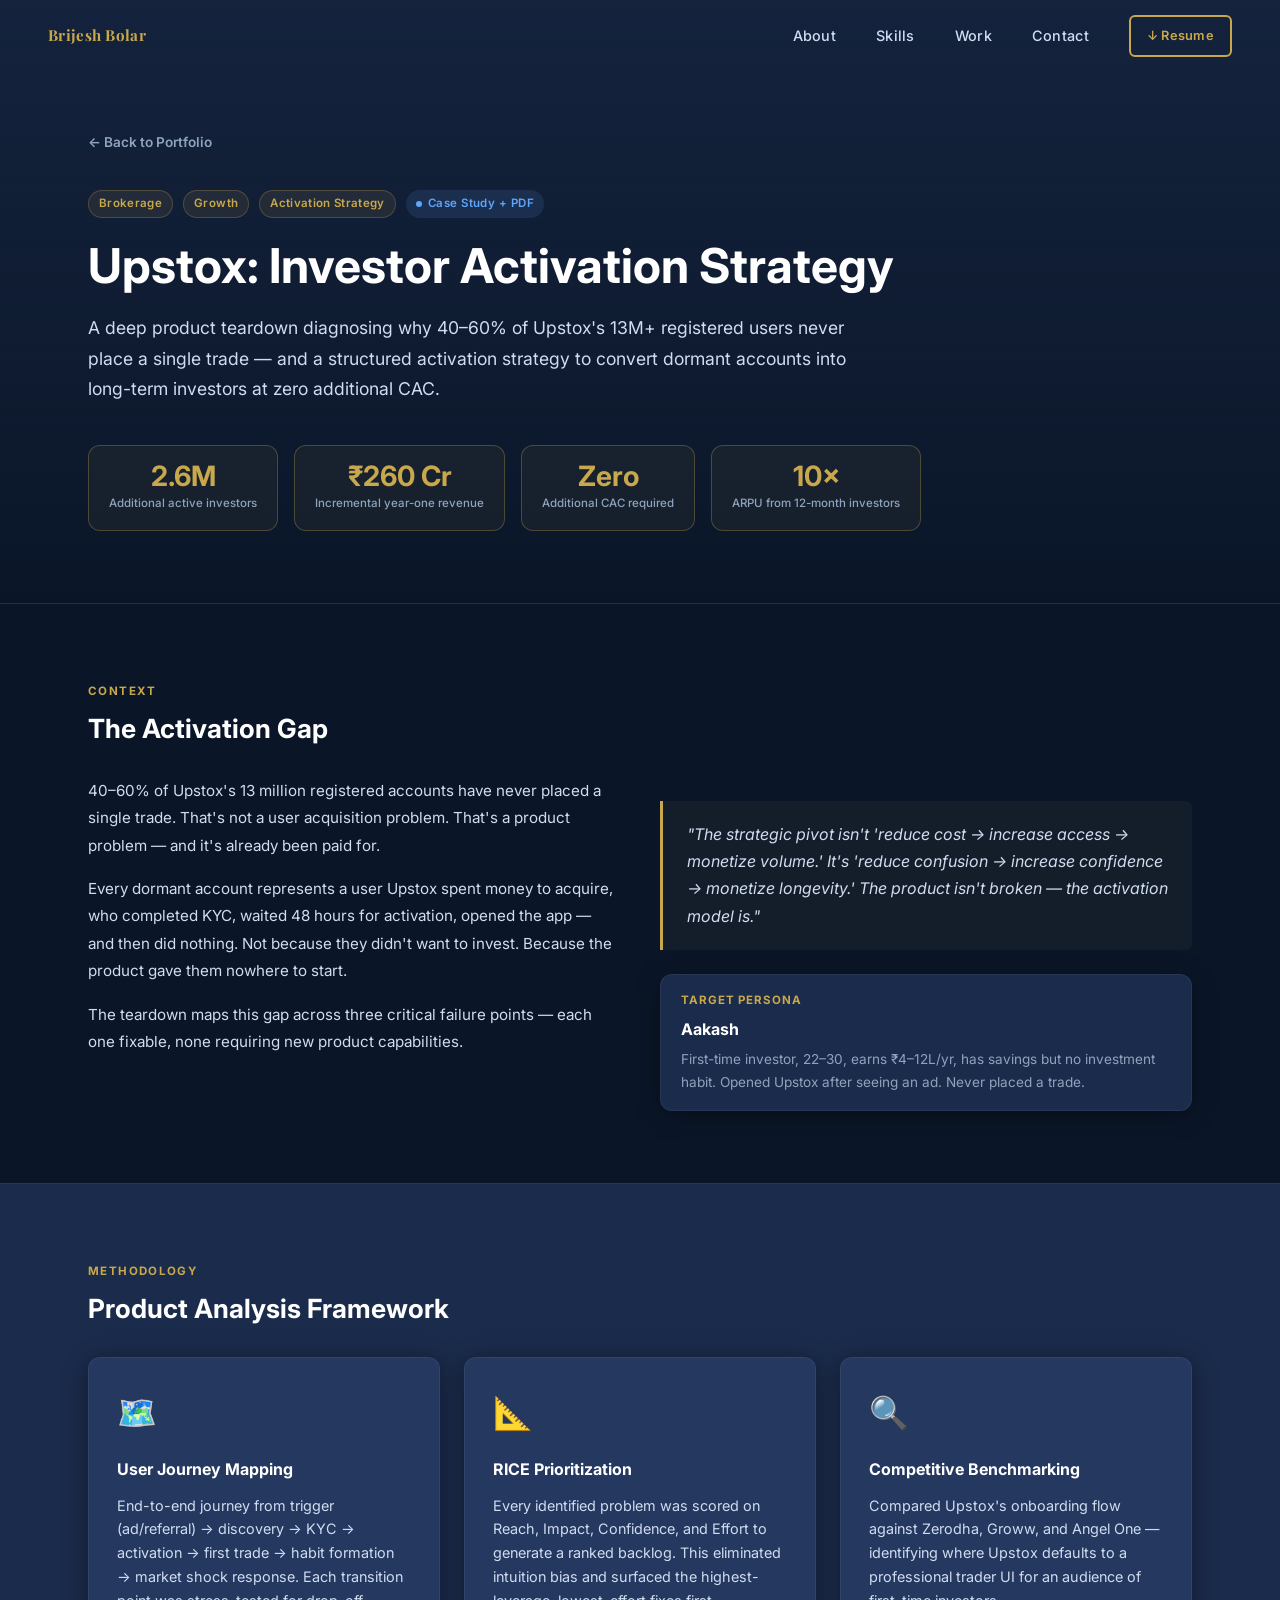
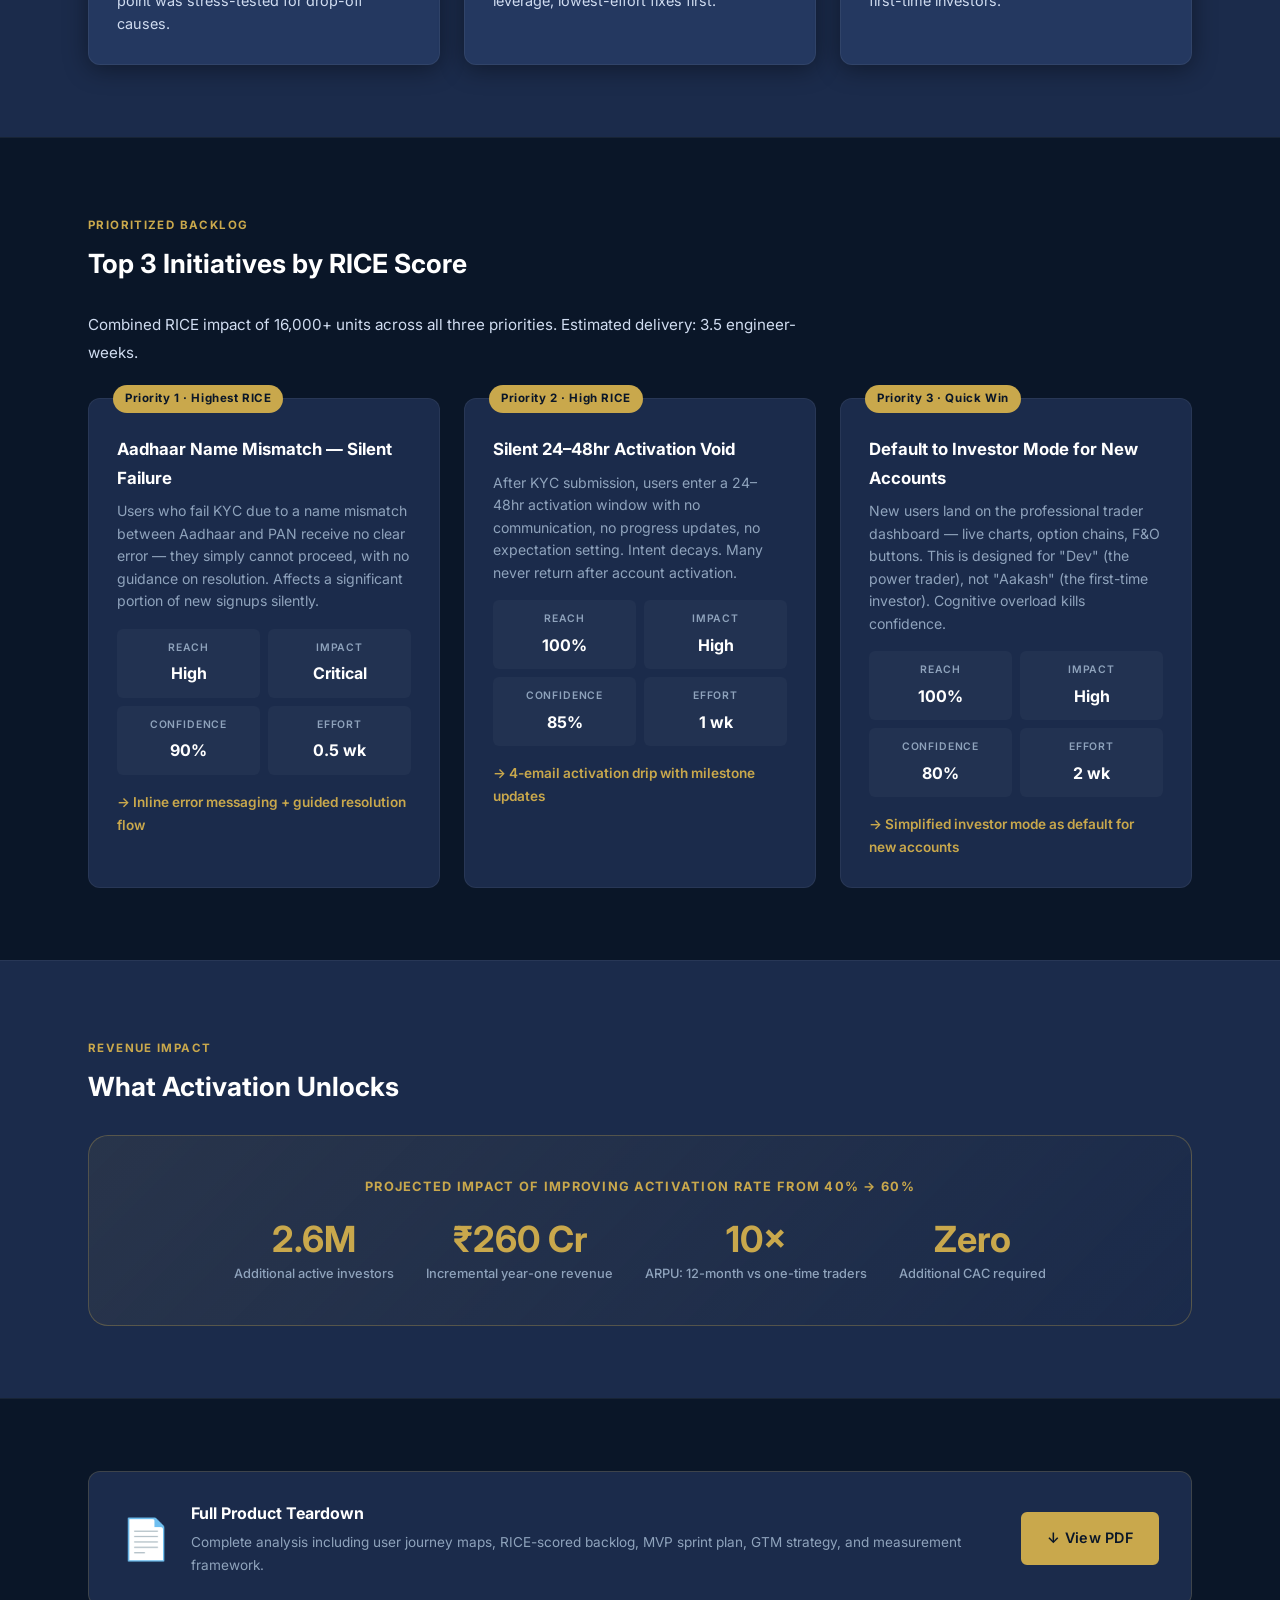
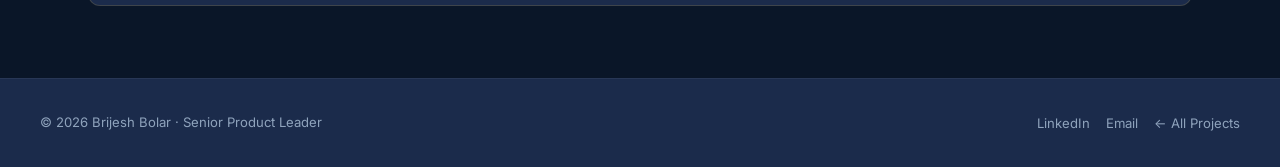
<file: case-studies/upstox-teardown.html>
<!DOCTYPE html>
<html lang="en">
<head>
  <meta charset="UTF-8">
  <meta name="viewport" content="width=device-width, initial-scale=1.0">
  <title>Upstox Teardown — Brijesh Bolar</title>
  <meta name="description" content="Upstox Product Teardown — diagnosing why 40-60% of 13M+ users never place a trade and building an activation strategy.">

  <link rel="preconnect" href="https://fonts.googleapis.com">
  <link rel="preconnect" href="https://fonts.gstatic.com" crossorigin>
  <link href="https://fonts.googleapis.com/css2?family=Inter:wght@300;400;500;600;700&family=Playfair+Display:wght@700&display=swap" rel="stylesheet">

  <link rel="stylesheet" href="../css/main.css">
  <link rel="stylesheet" href="../css/components.css">
  <link rel="stylesheet" href="../css/case-study.css">
</head>
<body class="cs-page">

  <!-- ── Navigation ──────────────────────────────────────── -->
  <nav class="site-nav scrolled" id="site-nav" aria-label="Primary navigation">
    <div class="nav-inner">
      <a href="../index.html" class="nav-logo">Brijesh Bolar</a>
      <button class="nav-burger" aria-expanded="false" aria-controls="nav-menu" aria-label="Toggle menu">
        <span></span><span></span><span></span>
      </button>
      <ul class="nav-menu" id="nav-menu" role="list">
        <li><a href="../index.html#about" class="nav-link">About</a></li>
        <li><a href="../index.html#skills" class="nav-link">Skills</a></li>
        <li><a href="../index.html#work" class="nav-link">Work</a></li>
        <li><a href="../index.html#contact" class="nav-link">Contact</a></li>
        <li>
          <a href="../documents/Resume_BrijeshBolar_SPM.pdf" target="_blank" rel="noopener noreferrer"
             class="btn btn-outline btn-sm nav-resume-btn">↓ Resume</a>
        </li>
      </ul>
    </div>
  </nav>

  <!-- ── Hero ─────────────────────────────────────────────── -->
  <section class="cs-hero">
    <div class="container">
      <a href="../index.html#work" class="cs-hero__back">← Back to Portfolio</a>

      <div class="cs-hero__meta">
        <span class="tag">Brokerage</span>
        <span class="tag">Growth</span>
        <span class="tag">Activation Strategy</span>
        <span class="badge badge--blue">Case Study + PDF</span>
      </div>

      <h1 class="cs-hero__title">Upstox: Investor Activation Strategy</h1>
      <p class="cs-hero__lead">
        A deep product teardown diagnosing why 40–60% of Upstox's 13M+ registered users never place a single trade — and a structured activation strategy to convert dormant accounts into long-term investors at zero additional CAC.
      </p>

      <div class="cs-hero__metrics">
        <div class="cs-metric-chip">
          <span class="cs-metric-chip__num">2.6M</span>
          <span class="cs-metric-chip__label">Additional active investors</span>
        </div>
        <div class="cs-metric-chip">
          <span class="cs-metric-chip__num">₹260 Cr</span>
          <span class="cs-metric-chip__label">Incremental year-one revenue</span>
        </div>
        <div class="cs-metric-chip">
          <span class="cs-metric-chip__num">Zero</span>
          <span class="cs-metric-chip__label">Additional CAC required</span>
        </div>
        <div class="cs-metric-chip">
          <span class="cs-metric-chip__num">10×</span>
          <span class="cs-metric-chip__label">ARPU from 12-month investors</span>
        </div>
      </div>
    </div>
  </section>

  <!-- ── Context ───────────────────────────────────────────── -->
  <section class="cs-section">
    <div class="container">
      <span class="cs-section__label">Context</span>
      <h2 class="cs-section__title">The Activation Gap</h2>

      <div class="two-col">
        <div>
          <p class="cs-section__body">
            40–60% of Upstox's 13 million registered accounts have never placed a single trade. That's not a user acquisition problem. That's a product problem — and it's already been paid for.
          </p>
          <p class="cs-section__body mt-4">
            Every dormant account represents a user Upstox spent money to acquire, who completed KYC, waited 48 hours for activation, opened the app — and then did nothing. Not because they didn't want to invest. Because the product gave them nowhere to start.
          </p>
          <p class="cs-section__body mt-4">
            The teardown maps this gap across three critical failure points — each one fixable, none requiring new product capabilities.
          </p>
        </div>
        <div>
          <div class="cs-callout">
            <p>"The strategic pivot isn't 'reduce cost → increase access → monetize volume.' It's 'reduce confusion → increase confidence → monetize longevity.' The product isn't broken — the activation model is."</p>
          </div>

          <div style="margin-top: 24px; display: flex; flex-direction: column; gap: 12px;">
            <div class="card" style="padding: 16px 20px;">
              <div style="font-size: 0.72rem; color: var(--color-accent-gold); font-weight: 700; letter-spacing: 0.08em; text-transform: uppercase; margin-bottom: 6px;">Target Persona</div>
              <div style="font-weight: 700; color: var(--color-text-primary);">Aakash</div>
              <div style="font-size: 0.85rem; color: var(--color-text-muted); margin-top: 4px;">First-time investor, 22–30, earns ₹4–12L/yr, has savings but no investment habit. Opened Upstox after seeing an ad. Never placed a trade.</div>
            </div>
          </div>
        </div>
      </div>
    </div>
  </section>

  <!-- ── Analysis Framework ────────────────────────────────── -->
  <section class="cs-section cs-section--alt">
    <div class="container">
      <span class="cs-section__label">Methodology</span>
      <h2 class="cs-section__title">Product Analysis Framework</h2>

      <div class="grid-3">
        <div class="card card-insight animate-in">
          <div class="card-insight__icon">🗺️</div>
          <div class="card-insight__title">User Journey Mapping</div>
          <div class="card-insight__body">End-to-end journey from trigger (ad/referral) → discovery → KYC → activation → first trade → habit formation → market shock response. Each transition point was stress-tested for drop-off causes.</div>
        </div>
        <div class="card card-insight animate-in">
          <div class="card-insight__icon">📐</div>
          <div class="card-insight__title">RICE Prioritization</div>
          <div class="card-insight__body">Every identified problem was scored on Reach, Impact, Confidence, and Effort to generate a ranked backlog. This eliminated intuition bias and surfaced the highest-leverage, lowest-effort fixes first.</div>
        </div>
        <div class="card card-insight animate-in">
          <div class="card-insight__icon">🔍</div>
          <div class="card-insight__title">Competitive Benchmarking</div>
          <div class="card-insight__body">Compared Upstox's onboarding flow against Zerodha, Groww, and Angel One — identifying where Upstox defaults to a professional trader UI for an audience of first-time investors.</div>
        </div>
      </div>
    </div>
  </section>

  <!-- ── Three Priority Initiatives ────────────────────────── -->
  <section class="cs-section">
    <div class="container">
      <span class="cs-section__label">Prioritized Backlog</span>
      <h2 class="cs-section__title">Top 3 Initiatives by RICE Score</h2>
      <p class="cs-section__body mb-8">Combined RICE impact of 16,000+ units across all three priorities. Estimated delivery: 3.5 engineer-weeks.</p>

      <div class="grid-3">
        <!-- Priority 1 -->
        <div class="priority-card animate-in">
          <div class="priority-card__rank">Priority 1 · Highest RICE</div>
          <div class="priority-card__title">Aadhaar Name Mismatch — Silent Failure</div>
          <div class="priority-card__problem">Users who fail KYC due to a name mismatch between Aadhaar and PAN receive no clear error — they simply cannot proceed, with no guidance on resolution. Affects a significant portion of new signups silently.</div>
          <div class="rice-grid">
            <div class="rice-item"><div class="rice-item__label">Reach</div><div class="rice-item__value">High</div></div>
            <div class="rice-item"><div class="rice-item__label">Impact</div><div class="rice-item__value">Critical</div></div>
            <div class="rice-item"><div class="rice-item__label">Confidence</div><div class="rice-item__value">90%</div></div>
            <div class="rice-item"><div class="rice-item__label">Effort</div><div class="rice-item__value">0.5 wk</div></div>
          </div>
          <div class="priority-card__outcome mt-4">→ Inline error messaging + guided resolution flow</div>
        </div>

        <!-- Priority 2 -->
        <div class="priority-card animate-in">
          <div class="priority-card__rank">Priority 2 · High RICE</div>
          <div class="priority-card__title">Silent 24–48hr Activation Void</div>
          <div class="priority-card__problem">After KYC submission, users enter a 24–48hr activation window with no communication, no progress updates, no expectation setting. Intent decays. Many never return after account activation.</div>
          <div class="rice-grid">
            <div class="rice-item"><div class="rice-item__label">Reach</div><div class="rice-item__value">100%</div></div>
            <div class="rice-item"><div class="rice-item__label">Impact</div><div class="rice-item__value">High</div></div>
            <div class="rice-item"><div class="rice-item__label">Confidence</div><div class="rice-item__value">85%</div></div>
            <div class="rice-item"><div class="rice-item__label">Effort</div><div class="rice-item__value">1 wk</div></div>
          </div>
          <div class="priority-card__outcome mt-4">→ 4-email activation drip with milestone updates</div>
        </div>

        <!-- Priority 3 -->
        <div class="priority-card animate-in">
          <div class="priority-card__rank">Priority 3 · Quick Win</div>
          <div class="priority-card__title">Default to Investor Mode for New Accounts</div>
          <div class="priority-card__problem">New users land on the professional trader dashboard — live charts, option chains, F&O buttons. This is designed for "Dev" (the power trader), not "Aakash" (the first-time investor). Cognitive overload kills confidence.</div>
          <div class="rice-grid">
            <div class="rice-item"><div class="rice-item__label">Reach</div><div class="rice-item__value">100%</div></div>
            <div class="rice-item"><div class="rice-item__label">Impact</div><div class="rice-item__value">High</div></div>
            <div class="rice-item"><div class="rice-item__label">Confidence</div><div class="rice-item__value">80%</div></div>
            <div class="rice-item"><div class="rice-item__label">Effort</div><div class="rice-item__value">2 wk</div></div>
          </div>
          <div class="priority-card__outcome mt-4">→ Simplified investor mode as default for new accounts</div>
        </div>
      </div>
    </div>
  </section>

  <!-- ── Impact Projection ──────────────────────────────────── -->
  <section class="cs-section cs-section--alt">
    <div class="container">
      <span class="cs-section__label">Revenue Impact</span>
      <h2 class="cs-section__title">What Activation Unlocks</h2>

      <div class="impact-box animate-in">
        <div class="impact-box__title">Projected impact of improving activation rate from 40% → 60%</div>
        <div class="impact-box__numbers">
          <div class="impact-number">
            <div class="impact-number__val">2.6M</div>
            <div class="impact-number__label">Additional active investors</div>
          </div>
          <div class="impact-number">
            <div class="impact-number__val">₹260 Cr</div>
            <div class="impact-number__label">Incremental year-one revenue</div>
          </div>
          <div class="impact-number">
            <div class="impact-number__val">10×</div>
            <div class="impact-number__label">ARPU: 12-month vs one-time traders</div>
          </div>
          <div class="impact-number">
            <div class="impact-number__val">Zero</div>
            <div class="impact-number__label">Additional CAC required</div>
          </div>
        </div>
      </div>
    </div>
  </section>

  <!-- ── PDF Download ───────────────────────────────────────── -->
  <section class="cs-section">
    <div class="container">
      <div class="pdf-download-block animate-in">
        <div class="pdf-download-block__icon">📄</div>
        <div class="pdf-download-block__text">
          <div class="pdf-download-block__title">Full Product Teardown</div>
          <div class="pdf-download-block__desc">Complete analysis including user journey maps, RICE-scored backlog, MVP sprint plan, GTM strategy, and measurement framework.</div>
        </div>
        <a href="../documents/Upstox_Product_Teardown_Brijesh_Bolar.pdf"
           target="_blank" rel="noopener noreferrer"
           class="btn btn-gold">↓ View PDF</a>
      </div>
    </div>
  </section>

  <!-- ── Footer ────────────────────────────────────────────── -->
  <footer class="site-footer">
    <div class="site-footer__inner">
      <p class="site-footer__copy">© 2026 Brijesh Bolar · Senior Product Leader</p>
      <div class="footer-links">
        <a href="https://www.linkedin.com/in/brijeshbolar-productleader/" target="_blank" rel="noopener noreferrer" class="footer-link">LinkedIn</a>
        <a href="mailto:bolar.brijesh@gmail.com" class="footer-link">Email</a>
        <a href="../index.html#work" class="footer-link">← All Projects</a>
      </div>
    </div>
  </footer>

  <script src="../js/main.js"></script>
</body>
</html>
</file>
<file: css/main.css>
/* ============================================================
   MAIN.CSS — Variables, Reset, Typography, Layout Utilities
   ============================================================ */

/* ── Custom Properties ─────────────────────────────────────── */
:root {
  --color-bg-primary:       #0A1628;
  --color-bg-secondary:     #1B2B4B;
  --color-bg-tertiary:      #243860;
  --color-accent-gold:      #C9A84C;
  --color-accent-gold-light:#E8C96A;
  --color-text-primary:     #FFFFFF;
  --color-text-secondary:   #D0DCF0;
  --color-text-muted:       #8FA3BC;
  --color-border:           rgba(201, 168, 76, 0.2);
  --color-border-subtle:    rgba(255, 255, 255, 0.06);
  --color-card-shadow:      rgba(0, 0, 0, 0.4);
  --color-surface-glass:    rgba(27, 43, 75, 0.7);

  --badge-green-bg:  rgba(34, 197, 94, 0.12);
  --badge-green-fg:  #4ade80;
  --badge-blue-bg:   rgba(96, 165, 250, 0.12);
  --badge-blue-fg:   #60a5fa;
  --badge-gray-bg:   rgba(107, 114, 128, 0.12);
  --badge-gray-fg:   #9ca3af;

  --font-body:   'Inter', sans-serif;
  --font-display:'Playfair Display', serif;

  --radius-sm:  6px;
  --radius-md:  12px;
  --radius-lg:  20px;
  --radius-full:9999px;

  --shadow-card: 0 4px 24px var(--color-card-shadow);
  --shadow-gold: 0 0 32px rgba(201, 168, 76, 0.15);

  --transition-fast: 0.2s ease;
  --transition-med:  0.35s ease;

  --nav-height: 72px;
}

/* ── Reset ──────────────────────────────────────────────────── */
*, *::before, *::after {
  box-sizing: border-box;
  margin: 0;
  padding: 0;
}

html {
  scroll-behavior: smooth;
  font-size: 16px;
  -webkit-text-size-adjust: 100%;
}

body {
  font-family: var(--font-body);
  font-size: 1rem;
  font-weight: 400;
  line-height: 1.7;
  color: var(--color-text-primary);
  background-color: var(--color-bg-primary);
  -webkit-font-smoothing: antialiased;
  -moz-osx-font-smoothing: grayscale;
}

img, video {
  display: block;
  max-width: 100%;
  height: auto;
}

a {
  color: inherit;
  text-decoration: none;
}

ul, ol {
  list-style: none;
}

button {
  font-family: inherit;
  cursor: pointer;
  border: none;
  background: none;
}

input, textarea, select {
  font-family: inherit;
  font-size: inherit;
}

/* ── Typography ─────────────────────────────────────────────── */
h1, h2, h3, h4 {
  font-weight: 700;
  line-height: 1.2;
  color: var(--color-text-primary);
}

h1 { font-size: clamp(2.5rem, 6vw, 4.5rem); font-family: var(--font-display); }
h2 { font-size: clamp(1.75rem, 3vw, 2.25rem); }
h3 { font-size: 1.25rem; }
h4 { font-size: 1rem; }

p {
  color: var(--color-text-secondary);
  line-height: 1.8;
  font-size: 1rem;
}

@media (max-width: 639px) {
  p { font-size: 1.0125rem; } /* slightly larger on small screens for readability */
}

/* ── Focus Visible ──────────────────────────────────────────── */
:focus-visible {
  outline: 2px solid var(--color-accent-gold);
  outline-offset: 3px;
  border-radius: 4px;
}

/* ── Layout Utilities ───────────────────────────────────────── */
.container {
  max-width: 1200px;
  margin: 0 auto;
  padding: 0 24px;
}

@media (min-width: 1024px) {
  .container { padding: 0 48px; }
}

.section {
  padding: 80px 0;
}

@media (min-width: 1024px) {
  .section { padding: 120px 0; }
}

.section--alt {
  background-color: var(--color-bg-secondary);
}

.section__header {
  text-align: center;
  margin-bottom: 64px;
}

.section__eyebrow {
  display: inline-block;
  font-size: 0.75rem;
  font-weight: 600;
  letter-spacing: 0.12em;
  text-transform: uppercase;
  color: var(--color-accent-gold);
  margin-bottom: 16px;
}

.section__title {
  margin-bottom: 16px;
}

.section__subtitle {
  font-size: 1.125rem;
  color: var(--color-text-secondary);
  max-width: 600px;
  margin: 0 auto;
}

/* ── Flex / Grid helpers ────────────────────────────────────── */
.flex { display: flex; }
.flex-col { flex-direction: column; }
.items-center { align-items: center; }
.justify-center { justify-content: center; }
.justify-between { justify-content: space-between; }
.gap-2 { gap: 8px; }
.gap-3 { gap: 12px; }
.gap-4 { gap: 16px; }
.gap-6 { gap: 24px; }
.gap-8 { gap: 32px; }

/* ── Animation classes ──────────────────────────────────────── */
.animate-in {
  opacity: 0;
  transform: translateY(28px);
  transition: opacity 0.65s ease, transform 0.65s ease;
}

.animate-in.is-visible {
  opacity: 1;
  transform: translateY(0);
}

/* Stagger delays for groups */
.animate-in:nth-child(2) { transition-delay: 0.1s; }
.animate-in:nth-child(3) { transition-delay: 0.2s; }
.animate-in:nth-child(4) { transition-delay: 0.3s; }
.animate-in:nth-child(5) { transition-delay: 0.4s; }

/* ── Divider ────────────────────────────────────────────────── */
.gold-divider {
  width: 48px;
  height: 3px;
  background: var(--color-accent-gold);
  border-radius: 2px;
  margin: 16px auto 0;
}

.gold-divider--left {
  margin-left: 0;
}

/* ── Text helpers ───────────────────────────────────────────── */
.text-gold   { color: var(--color-accent-gold); }
.text-muted  { color: var(--color-text-muted); }
.text-secondary { color: var(--color-text-secondary); }
.text-center { text-align: center; }
.text-sm     { font-size: 0.875rem; }
.text-xs     { font-size: 0.75rem; }
.font-600    { font-weight: 600; }
.font-700    { font-weight: 700; }

/* ── Spacing helpers ────────────────────────────────────────── */
.mt-2  { margin-top: 8px; }
.mt-3  { margin-top: 12px; }
.mt-4  { margin-top: 16px; }
.mt-6  { margin-top: 24px; }
.mt-8  { margin-top: 32px; }
.mb-2  { margin-bottom: 8px; }
.mb-4  { margin-bottom: 16px; }
.mb-6  { margin-bottom: 24px; }
.mb-8  { margin-bottom: 32px; }

/* ── Scrollbar ──────────────────────────────────────────────── */
::-webkit-scrollbar { width: 6px; height: 6px; }
::-webkit-scrollbar-track { background: var(--color-bg-primary); }
::-webkit-scrollbar-thumb { background: var(--color-bg-tertiary); border-radius: 3px; }
::-webkit-scrollbar-thumb:hover { background: var(--color-accent-gold); }
</file>
<file: css/components.css>
/* ============================================================
   COMPONENTS.CSS — Nav, Buttons, Cards, Badges, Chips, Forms
   ============================================================ */

/* ── Navigation ─────────────────────────────────────────────── */
.site-nav {
  position: fixed;
  top: 0;
  left: 0;
  right: 0;
  z-index: 100;
  height: var(--nav-height);
  display: flex;
  align-items: center;
  transition: background var(--transition-med), box-shadow var(--transition-med);
  padding: 0 24px;
}

@media (min-width: 1024px) {
  .site-nav { padding: 0 48px; }
}

.site-nav.scrolled {
  background: rgba(11, 22, 40, 0.95);
  backdrop-filter: blur(12px);
  -webkit-backdrop-filter: blur(12px);
  box-shadow: 0 1px 0 var(--color-border);
}

.nav-inner {
  max-width: 1200px;
  width: 100%;
  margin: 0 auto;
  display: flex;
  align-items: center;
  justify-content: space-between;
}

.nav-logo {
  font-family: var(--font-display);
  font-size: 1.5rem;
  font-weight: 700;
  color: var(--color-accent-gold);
  letter-spacing: 0.02em;
  cursor: pointer;
  flex-shrink: 0;
}

.nav-logo:hover { color: var(--color-accent-gold-light); }

.nav-menu {
  display: flex;
  align-items: center;
  gap: 40px;
}

.nav-link {
  font-size: 0.9rem;
  font-weight: 500;
  color: var(--color-text-secondary);
  letter-spacing: 0.02em;
  transition: color var(--transition-fast);
  position: relative;
}

.nav-link::after {
  content: '';
  position: absolute;
  bottom: -4px;
  left: 0;
  right: 0;
  height: 2px;
  background: var(--color-accent-gold);
  border-radius: 1px;
  transform: scaleX(0);
  transition: transform var(--transition-fast);
}

.nav-link:hover,
.nav-link.active {
  color: var(--color-text-primary);
}

.nav-link:hover::after,
.nav-link.active::after {
  transform: scaleX(1);
}

/* Hamburger */
.nav-burger {
  display: none;
  flex-direction: column;
  gap: 5px;
  padding: 4px;
  background: none;
  border: none;
  cursor: pointer;
}

.nav-burger span {
  display: block;
  width: 24px;
  height: 2px;
  background: var(--color-text-primary);
  border-radius: 2px;
  transition: transform var(--transition-fast), opacity var(--transition-fast);
}

.nav-burger[aria-expanded="true"] span:nth-child(1) {
  transform: translateY(7px) rotate(45deg);
}
.nav-burger[aria-expanded="true"] span:nth-child(2) {
  opacity: 0;
}
.nav-burger[aria-expanded="true"] span:nth-child(3) {
  transform: translateY(-7px) rotate(-45deg);
}

/* Mobile nav */
@media (max-width: 768px) {
  .nav-burger { display: flex; }
  .nav-resume-btn { display: none; }

  .nav-menu {
    display: none;
    position: fixed;
    top: var(--nav-height);
    left: 0;
    right: 0;
    background: rgba(11, 22, 40, 0.98);
    backdrop-filter: blur(12px);
    -webkit-backdrop-filter: blur(12px);
    flex-direction: column;
    gap: 0;
    padding: 16px 0 24px;
    border-top: 1px solid var(--color-border);
  }

  .nav-menu.open {
    display: flex;
  }

  .nav-link {
    padding: 14px 32px;
    width: 100%;
    font-size: 1rem;
  }

  .nav-link::after { display: none; }
}

/* ── Buttons ─────────────────────────────────────────────────── */
.btn {
  display: inline-flex;
  align-items: center;
  gap: 8px;
  padding: 12px 24px;
  font-size: 0.9rem;
  font-weight: 600;
  border-radius: var(--radius-sm);
  transition: background var(--transition-fast), color var(--transition-fast),
              border-color var(--transition-fast), transform var(--transition-fast),
              box-shadow var(--transition-fast);
  white-space: nowrap;
  cursor: pointer;
  letter-spacing: 0.02em;
}

.btn:hover { transform: translateY(-2px); }
.btn:active { transform: translateY(0); }

.btn-gold {
  background: var(--color-accent-gold);
  color: #0A1628;
  border: 2px solid var(--color-accent-gold);
}

.btn-gold:hover {
  background: var(--color-accent-gold-light);
  border-color: var(--color-accent-gold-light);
  box-shadow: 0 4px 20px rgba(201, 168, 76, 0.35);
}

.btn-outline {
  background: transparent;
  color: var(--color-accent-gold);
  border: 2px solid var(--color-accent-gold);
}

.btn-outline:hover {
  background: rgba(201, 168, 76, 0.1);
  box-shadow: 0 4px 20px rgba(201, 168, 76, 0.2);
}

.btn-ghost {
  background: transparent;
  color: var(--color-text-secondary);
  border: 1px solid var(--color-border-subtle);
}

.btn-ghost:hover {
  color: var(--color-text-primary);
  border-color: rgba(201, 168, 76, 0.4);
  background: rgba(201, 168, 76, 0.06);
}

.btn-sm {
  padding: 8px 16px;
  font-size: 0.8rem;
}

.btn-lg {
  padding: 15px 32px;
  font-size: 1rem;
}

/* ── Metric Chips ────────────────────────────────────────────── */
.metric-chips {
  display: flex;
  flex-wrap: wrap;
  gap: 12px;
  margin: 32px 0;
}

.metric-chip {
  display: inline-flex;
  flex-direction: column;
  align-items: center;
  border: 1px solid var(--color-border);
  border-radius: var(--radius-md);
  padding: 14px 18px;
  gap: 4px;
  background: rgba(201, 168, 76, 0.04);
  transition: border-color var(--transition-fast), background var(--transition-fast);
}

.metric-chip:hover {
  border-color: rgba(201, 168, 76, 0.5);
  background: rgba(201, 168, 76, 0.08);
}

.metric-chip__number {
  font-size: 1.35rem;
  font-weight: 700;
  color: var(--color-accent-gold);
  line-height: 1;
}

.metric-chip__label {
  font-size: 0.72rem;
  font-weight: 500;
  color: var(--color-text-muted);
  text-align: center;
  letter-spacing: 0.03em;
}

/* ── Badge / Tag ─────────────────────────────────────────────── */
.badge {
  display: inline-flex;
  align-items: center;
  gap: 6px;
  padding: 4px 10px;
  font-size: 0.72rem;
  font-weight: 600;
  border-radius: var(--radius-full);
  letter-spacing: 0.04em;
}

.badge::before {
  content: '';
  width: 6px;
  height: 6px;
  border-radius: 50%;
  flex-shrink: 0;
}

.badge--green {
  background: var(--badge-green-bg);
  color: var(--badge-green-fg);
}
.badge--green::before { background: var(--badge-green-fg); }

.badge--blue {
  background: var(--badge-blue-bg);
  color: var(--badge-blue-fg);
}
.badge--blue::before { background: var(--badge-blue-fg); }

.badge--gray {
  background: var(--badge-gray-bg);
  color: var(--badge-gray-fg);
}
.badge--gray::before { background: var(--badge-gray-fg); }

.tag {
  display: inline-block;
  padding: 3px 10px;
  font-size: 0.72rem;
  font-weight: 600;
  border-radius: var(--radius-full);
  background: rgba(201, 168, 76, 0.1);
  color: var(--color-accent-gold);
  border: 1px solid rgba(201, 168, 76, 0.25);
  letter-spacing: 0.03em;
}

.tags {
  display: flex;
  flex-wrap: wrap;
  gap: 6px;
}

/* ── Card ─────────────────────────────────────────────────────── */
.card {
  background: var(--color-bg-secondary);
  border: 1px solid var(--color-border-subtle);
  border-radius: var(--radius-md);
  padding: 28px;
  box-shadow: var(--shadow-card);
}

/* Project Card */
.card-project {
  display: flex;
  flex-direction: column;
  gap: 16px;
  transition: transform var(--transition-med), border-color var(--transition-med),
              box-shadow var(--transition-med);
  cursor: pointer;
  text-decoration: none;
  color: inherit;
}

.card-project:hover {
  transform: translateY(-6px);
  border-color: rgba(201, 168, 76, 0.35);
  box-shadow: 0 12px 40px rgba(0,0,0,0.5), var(--shadow-gold);
}

.card-project__header {
  display: flex;
  align-items: flex-start;
  justify-content: space-between;
  gap: 12px;
  flex-wrap: wrap;
}

.card-project__title {
  font-size: 1.15rem;
  font-weight: 700;
  color: var(--color-text-primary);
  line-height: 1.3;
}

.card-project__problem {
  font-size: 0.9rem;
  color: var(--color-text-secondary);
  line-height: 1.6;
}

.card-project__metrics {
  display: flex;
  flex-direction: column;
  gap: 6px;
  flex: 1;
}

.card-project__metric {
  font-size: 0.85rem;
  font-weight: 600;
  color: var(--color-accent-gold);
}

.card-project__metric::before {
  content: '→ ';
  opacity: 0.7;
}

.card-project__footer {
  margin-top: auto;
  padding-top: 8px;
}

/* Metric card (impact section on case study pages) */
.card-metric {
  text-align: center;
  padding: 32px 24px;
}

.card-metric__number {
  font-size: 2.5rem;
  font-weight: 700;
  color: var(--color-accent-gold);
  line-height: 1;
  margin-bottom: 8px;
}

.card-metric__label {
  font-size: 0.85rem;
  color: var(--color-text-secondary);
  font-weight: 500;
}

/* Skill card */
.card-skill {
  display: flex;
  flex-direction: column;
  gap: 12px;
  padding: 24px;
}

.card-skill__icon {
  font-size: 1.75rem;
  line-height: 1;
}

.card-skill__title {
  font-size: 0.95rem;
  font-weight: 700;
  color: var(--color-text-primary);
}

.card-skill__tags {
  display: flex;
  flex-wrap: wrap;
  gap: 6px;
}

.skill-tag {
  font-size: 0.72rem;
  color: var(--color-text-secondary);
  background: rgba(255,255,255,0.05);
  padding: 3px 8px;
  border-radius: var(--radius-full);
  border: 1px solid var(--color-border-subtle);
}

/* Insight card */
.card-insight {
  padding: 28px;
}

.card-insight__icon {
  font-size: 2rem;
  margin-bottom: 16px;
}

.card-insight__title {
  font-size: 1rem;
  font-weight: 700;
  margin-bottom: 10px;
  color: var(--color-text-primary);
}

.card-insight__body {
  font-size: 0.9rem;
  color: var(--color-text-secondary);
  line-height: 1.65;
}

/* ── Grid Layouts ─────────────────────────────────────────────── */
.grid-2 {
  display: grid;
  grid-template-columns: 1fr;
  gap: 24px;
}

@media (min-width: 640px) {
  .grid-2 { grid-template-columns: repeat(2, 1fr); }
}

.grid-3 {
  display: grid;
  grid-template-columns: 1fr;
  gap: 24px;
}

@media (min-width: 640px) {
  .grid-3 { grid-template-columns: repeat(2, 1fr); }
}

@media (min-width: 1024px) {
  .grid-3 { grid-template-columns: repeat(3, 1fr); }
}

.grid-4 {
  display: grid;
  grid-template-columns: repeat(2, 1fr);
  gap: 20px;
}

@media (min-width: 1024px) {
  .grid-4 { grid-template-columns: repeat(4, 1fr); }
}

/* Projects grid — 3 top + 2 bottom centered */
.projects-grid {
  display: grid;
  grid-template-columns: 1fr;
  gap: 24px;
  margin-bottom: 24px;
}

@media (min-width: 640px) {
  .projects-grid { grid-template-columns: repeat(2, 1fr); }
}

@media (min-width: 1024px) {
  .projects-grid { grid-template-columns: repeat(3, 1fr); }
}

/* Bottom two cards centered on desktop */
@media (min-width: 1024px) {
  .projects-grid .card-project:nth-child(4) {
    grid-column: 1 / 2;
    margin-left: calc(50% + 12px);
  }
  .projects-grid .card-project:nth-child(5) {
    grid-column: 2 / 3;
  }
  /* Reset and use a proper centering approach */
}

/* Simpler approach: wrap bottom row */
.projects-grid-bottom {
  display: grid;
  grid-template-columns: 1fr;
  gap: 24px;
  margin-top: 0;
}

@media (min-width: 640px) {
  .projects-grid-bottom { grid-template-columns: repeat(2, 1fr); }
}

@media (min-width: 1024px) {
  .projects-grid-bottom {
    grid-template-columns: repeat(2, 1fr);
    max-width: 816px;
    margin: 0 auto;
  }
}

/* ── Credentials Strip ────────────────────────────────────────── */
.credentials-strip {
  display: flex;
  flex-wrap: wrap;
  gap: 16px;
  justify-content: center;
  margin-top: 56px;
  padding-top: 48px;
  border-top: 1px solid var(--color-border-subtle);
}

.credential-item {
  display: flex;
  flex-direction: column;
  align-items: center;
  gap: 4px;
  padding: 16px 24px;
  border: 1px solid var(--color-border-subtle);
  border-radius: var(--radius-md);
  background: rgba(255,255,255,0.02);
  transition: border-color var(--transition-fast), background var(--transition-fast);
  min-width: 160px;
}

.credential-item:hover {
  border-color: rgba(201, 168, 76, 0.3);
  background: rgba(201, 168, 76, 0.04);
}

.credential-item--current {
  border-color: rgba(201, 168, 76, 0.4);
  background: rgba(201, 168, 76, 0.06);
}

.credential-item__company {
  font-size: 0.85rem;
  font-weight: 700;
  color: var(--color-text-primary);
}

.credential-item--current .credential-item__company {
  color: var(--color-accent-gold);
}

.credential-item__role {
  font-size: 0.72rem;
  color: var(--color-text-muted);
  text-align: center;
}

.credential-item__period {
  font-size: 0.7rem;
  color: var(--color-text-muted);
}

/* ── Contact Form ─────────────────────────────────────────────── */
.form-group {
  display: flex;
  flex-direction: column;
  gap: 6px;
}

.form-label {
  font-size: 0.82rem;
  font-weight: 600;
  color: var(--color-text-secondary);
  letter-spacing: 0.04em;
}

.form-input,
.form-textarea {
  background: rgba(255,255,255,0.04);
  border: 1px solid var(--color-border-subtle);
  border-radius: var(--radius-sm);
  padding: 12px 16px;
  color: var(--color-text-primary);
  font-size: 0.95rem;
  transition: border-color var(--transition-fast), background var(--transition-fast);
  width: 100%;
}

.form-input:focus,
.form-textarea:focus {
  outline: none;
  border-color: var(--color-accent-gold);
  background: rgba(201, 168, 76, 0.04);
}

.form-input::placeholder,
.form-textarea::placeholder {
  color: var(--color-text-muted);
}

.form-textarea {
  resize: vertical;
  min-height: 140px;
}

.contact-form {
  display: flex;
  flex-direction: column;
  gap: 20px;
}

/* ── Contact Info ─────────────────────────────────────────────── */
.contact-info-item {
  display: flex;
  align-items: center;
  gap: 14px;
  padding: 14px 0;
  border-bottom: 1px solid var(--color-border-subtle);
}

.contact-info-item:last-of-type {
  border-bottom: none;
}

.contact-info-item__icon {
  width: 40px;
  height: 40px;
  border-radius: var(--radius-sm);
  background: rgba(201, 168, 76, 0.1);
  border: 1px solid rgba(201, 168, 76, 0.2);
  display: flex;
  align-items: center;
  justify-content: center;
  font-size: 1.1rem;
  flex-shrink: 0;
}

.contact-info-item__text {
  display: flex;
  flex-direction: column;
  gap: 2px;
}

.contact-info-item__label {
  font-size: 0.72rem;
  font-weight: 600;
  color: var(--color-text-muted);
  letter-spacing: 0.08em;
  text-transform: uppercase;
}

.contact-info-item__value {
  font-size: 0.95rem;
  color: var(--color-text-primary);
  font-weight: 500;
  transition: color var(--transition-fast);
}

a.contact-info-item__value:hover {
  color: var(--color-accent-gold);
}

/* ── Footer ───────────────────────────────────────────────────── */
.site-footer {
  background: var(--color-bg-secondary);
  border-top: 1px solid var(--color-border-subtle);
  padding: 32px 24px;
}

.site-footer__inner {
  max-width: 1200px;
  margin: 0 auto;
  display: flex;
  align-items: center;
  justify-content: space-between;
  flex-wrap: wrap;
  gap: 16px;
}

.site-footer__copy {
  font-size: 0.82rem;
  color: var(--color-text-muted);
}

.footer-links {
  display: flex;
  align-items: center;
  gap: 16px;
}

.footer-link {
  display: flex;
  align-items: center;
  gap: 6px;
  font-size: 0.82rem;
  color: var(--color-text-muted);
  transition: color var(--transition-fast);
}

.footer-link:hover {
  color: var(--color-accent-gold);
}

/* ── Hero Layout ──────────────────────────────────────────────── */
.hero-grid {
  display: grid;
  grid-template-columns: 1fr;
  gap: 48px;
  align-items: center;
  min-height: calc(100vh - var(--nav-height));
  padding-top: var(--nav-height);
}

@media (min-width: 1024px) {
  .hero-grid {
    grid-template-columns: 1fr 420px;
    gap: 64px;
  }
}

.hero-image-wrapper {
  display: flex;
  justify-content: center;
  order: -1;
}

@media (min-width: 1024px) {
  .hero-image-wrapper {
    order: 0;
    justify-content: flex-end;
  }
}

.hero-image-frame {
  position: relative;
  width: 280px;
  height: 280px;
}

@media (min-width: 640px) {
  .hero-image-frame {
    width: 320px;
    height: 320px;
  }
}

@media (min-width: 1024px) {
  .hero-image-frame {
    width: 380px;
    height: 380px;
  }
}

.hero-image-glow {
  position: absolute;
  inset: -24px;
  background: radial-gradient(ellipse at center, rgba(201, 168, 76, 0.18) 0%, transparent 70%);
  border-radius: 50%;
  pointer-events: none;
}

.hero-image-frame img {
  width: 100%;
  height: 100%;
  object-fit: cover;
  border-radius: 50%;
  border: 3px solid rgba(201, 168, 76, 0.5);
  position: relative;
  z-index: 1;
}

.hero-eyebrow {
  font-size: 0.8rem;
  font-weight: 600;
  letter-spacing: 0.12em;
  text-transform: uppercase;
  color: var(--color-accent-gold);
  margin-bottom: 20px;
  display: flex;
  align-items: center;
  gap: 12px;
}

.hero-eyebrow::before {
  content: '';
  display: block;
  width: 32px;
  height: 2px;
  background: var(--color-accent-gold);
  flex-shrink: 0;
}

.hero-name {
  margin-bottom: 16px;
}

.hero-tagline {
  font-size: 1.15rem;
  color: var(--color-text-secondary);
  line-height: 1.6;
  margin-bottom: 20px;
  max-width: 560px;
}

.hero-bio {
  font-size: 0.975rem;
  color: var(--color-text-secondary);
  line-height: 1.8;
  max-width: 560px;
  margin-bottom: 4px;
}

.hero-ctas {
  display: flex;
  flex-wrap: wrap;
  gap: 14px;
  margin-top: 8px;
}

/* ── Workflow Steps ────────────────────────────────────────────── */
.workflow-steps {
  display: flex;
  overflow-x: auto;
  gap: 0;
  padding-bottom: 8px;
  scrollbar-width: none;
}

.workflow-steps::-webkit-scrollbar { display: none; }

.workflow-step {
  display: flex;
  flex-direction: column;
  align-items: center;
  gap: 10px;
  flex-shrink: 0;
  min-width: 120px;
  text-align: center;
  position: relative;
  padding: 0 8px;
}

.workflow-step:not(:last-child)::after {
  content: '';
  position: absolute;
  top: 18px;
  right: -12px;
  width: 24px;
  height: 2px;
  background: var(--color-border);
}

.workflow-step__num {
  width: 36px;
  height: 36px;
  border-radius: 50%;
  background: var(--color-bg-tertiary);
  border: 2px solid var(--color-border);
  display: flex;
  align-items: center;
  justify-content: center;
  font-size: 0.85rem;
  font-weight: 700;
  color: var(--color-accent-gold);
  flex-shrink: 0;
}

.workflow-step__label {
  font-size: 0.72rem;
  color: var(--color-text-muted);
  font-weight: 500;
  line-height: 1.3;
}

/* ── RICE Score Card ──────────────────────────────────────────── */
.rice-grid {
  display: grid;
  grid-template-columns: repeat(2, 1fr);
  gap: 8px;
  margin-top: 16px;
}

.rice-item {
  background: rgba(255,255,255,0.03);
  border-radius: var(--radius-sm);
  padding: 10px 12px;
  text-align: center;
}

.rice-item__label {
  font-size: 0.65rem;
  color: var(--color-text-muted);
  letter-spacing: 0.08em;
  text-transform: uppercase;
  font-weight: 600;
  margin-bottom: 4px;
}

.rice-item__value {
  font-size: 1rem;
  font-weight: 700;
  color: var(--color-text-primary);
}

/* ── Two-column section ───────────────────────────────────────── */
.two-col {
  display: grid;
  grid-template-columns: 1fr;
  gap: 40px;
}

@media (min-width: 768px) {
  .two-col { grid-template-columns: 1fr 1fr; }
}

/* ── Divider line ─────────────────────────────────────────────── */
hr.section-divider {
  border: none;
  border-top: 1px solid var(--color-border-subtle);
  margin: 48px 0;
}

/* ── PDF Download Block ───────────────────────────────────────── */
.pdf-download-block {
  display: flex;
  align-items: center;
  gap: 20px;
  padding: 28px 32px;
  background: var(--color-bg-secondary);
  border: 1px solid var(--color-border);
  border-radius: var(--radius-md);
  flex-wrap: wrap;
}

.pdf-download-block__icon {
  font-size: 2.5rem;
  flex-shrink: 0;
}

.pdf-download-block__text {
  flex: 1;
}

.pdf-download-block__title {
  font-weight: 700;
  color: var(--color-text-primary);
  margin-bottom: 4px;
}

.pdf-download-block__desc {
  font-size: 0.85rem;
  color: var(--color-text-muted);
}

/* ── "Coming Soon" placeholder ────────────────────────────────── */
.coming-soon-block {
  display: flex;
  flex-direction: column;
  align-items: center;
  gap: 16px;
  padding: 64px 32px;
  background: var(--color-bg-secondary);
  border: 2px dashed rgba(201, 168, 76, 0.3);
  border-radius: var(--radius-lg);
  text-align: center;
}

.coming-soon-block__icon {
  font-size: 3rem;
  opacity: 0.7;
}

.coming-soon-block__title {
  font-size: 1.25rem;
  font-weight: 700;
  color: var(--color-text-primary);
}

.coming-soon-block__desc {
  color: var(--color-text-muted);
  max-width: 400px;
  font-size: 0.9rem;
}

/* ── Back navigation ──────────────────────────────────────────── */
.back-nav {
  display: inline-flex;
  align-items: center;
  gap: 8px;
  font-size: 0.85rem;
  font-weight: 600;
  color: var(--color-text-secondary);
  transition: color var(--transition-fast), gap var(--transition-fast);
  margin-bottom: 32px;
}

.back-nav:hover {
  color: var(--color-accent-gold);
  gap: 12px;
}

/* ── Case study hero bar ──────────────────────────────────────── */
.cs-hero {
  padding-top: calc(var(--nav-height) + 48px);
  padding-bottom: 64px;
}

.cs-hero__meta {
  display: flex;
  align-items: center;
  gap: 12px;
  flex-wrap: wrap;
  margin-bottom: 20px;
}

.cs-hero__title {
  font-size: clamp(1.75rem, 4vw, 2.75rem);
  margin-bottom: 16px;
}

.cs-hero__lead {
  font-size: 1.1rem;
  color: var(--color-text-secondary);
  max-width: 720px;
  line-height: 1.7;
  margin-bottom: 32px;
}

.cs-hero__metrics {
  display: flex;
  flex-wrap: wrap;
  gap: 16px;
}

.cs-metric-chip {
  display: flex;
  flex-direction: column;
  align-items: center;
  gap: 4px;
  padding: 16px 20px;
  background: rgba(201, 168, 76, 0.06);
  border: 1px solid rgba(201, 168, 76, 0.3);
  border-radius: var(--radius-md);
  min-width: 120px;
}

.cs-metric-chip__num {
  font-size: 1.75rem;
  font-weight: 700;
  color: var(--color-accent-gold);
  line-height: 1;
}

.cs-metric-chip__label {
  font-size: 0.72rem;
  color: var(--color-text-muted);
  text-align: center;
  font-weight: 500;
}

/* ── Priority card (RICE) ─────────────────────────────────────── */
.priority-card {
  position: relative;
  padding: 28px;
  background: var(--color-bg-secondary);
  border: 1px solid var(--color-border-subtle);
  border-radius: var(--radius-md);
}

.priority-card__rank {
  position: absolute;
  top: -14px;
  left: 24px;
  background: var(--color-accent-gold);
  color: #0A1628;
  font-size: 0.72rem;
  font-weight: 700;
  padding: 4px 12px;
  border-radius: var(--radius-full);
  letter-spacing: 0.05em;
}

.priority-card__title {
  font-size: 1.05rem;
  font-weight: 700;
  margin-bottom: 8px;
  margin-top: 8px;
}

.priority-card__problem {
  font-size: 0.88rem;
  color: var(--color-text-muted);
  margin-bottom: 16px;
  line-height: 1.6;
}

.priority-card__outcome {
  font-size: 0.85rem;
  color: var(--color-accent-gold);
  font-weight: 600;
}

/* ── Contact cards (new layout, no form) ─────────────────────── */
.contact-cards {
  display: grid;
  grid-template-columns: repeat(3, 1fr);
  gap: 24px;
  max-width: 900px;
  margin: 0 auto 48px;
}

@media (max-width: 767px) {
  .contact-cards {
    grid-template-columns: 1fr;
    max-width: 480px;
  }
}

@media (min-width: 640px) and (max-width: 767px) {
  .contact-cards {
    grid-template-columns: repeat(2, 1fr);
  }
}

.contact-card {
  display: flex;
  flex-direction: column;
  align-items: center;
  text-align: center;
  padding: 32px 24px;
  background: var(--color-bg-tertiary);
  border: 1px solid var(--color-border);
  border-radius: var(--radius-md);
  text-decoration: none;
  color: inherit;
  transition: border-color var(--transition-fast), transform var(--transition-fast), box-shadow var(--transition-fast);
}

.contact-card:not(.contact-card--static):hover {
  border-color: var(--color-accent-gold);
  transform: translateY(-4px);
  box-shadow: var(--shadow-gold);
}

.contact-card__icon {
  font-size: 1.75rem;
  margin-bottom: 14px;
  line-height: 1;
}

.contact-card__label {
  font-size: 0.72rem;
  font-weight: 700;
  letter-spacing: 0.1em;
  text-transform: uppercase;
  color: var(--color-accent-gold);
  margin-bottom: 8px;
}

.contact-card__value {
  font-size: 0.95rem;
  color: var(--color-text-secondary);
  font-weight: 500;
  line-height: 1.5;
}

.contact-card--static {
  cursor: default;
}

.contact-resume-cta {
  text-align: center;
  margin-top: 8px;
}

/* ── Hero title variant ──────────────────────────────────────── */
.hero-name--title {
  font-size: clamp(2rem, 4vw, 3.4rem);
  line-height: 1.15;
}

.hero-name__amp {
  color: var(--color-accent-gold);
}

/* ── Nav logo full name ──────────────────────────────────────── */
.nav-logo {
  font-size: 0.95rem;
  letter-spacing: 0.02em;
}

/* ── Experience Detail Panel ─────────────────────────────────── */
.exp-detail {
  margin-top: 48px;
  min-height: 120px;
  position: relative;
}

.exp-detail__panel {
  display: none;
  animation: expFadeIn 0.3s ease;
}

.exp-detail__panel.active {
  display: block;
}

@keyframes expFadeIn {
  from { opacity: 0; transform: translateY(8px); }
  to   { opacity: 1; transform: translateY(0); }
}

.exp-detail__role {
  font-size: 1.15rem;
  font-weight: 700;
  color: var(--color-text-primary);
  margin-bottom: 12px;
}

.exp-detail__desc {
  font-size: 0.95rem;
  color: var(--color-text-secondary);
  line-height: 1.75;
  max-width: 780px;
}

/* ── Experience Indicator Cards ──────────────────────────────── */
.exp-indicators {
  display: grid;
  grid-template-columns: repeat(2, 1fr);
  gap: 16px;
  margin-top: 40px;
}

@media (min-width: 640px) {
  .exp-indicators {
    grid-template-columns: repeat(4, 1fr);
  }
}

.exp-card {
  background: var(--color-bg-primary);
  border: 1px solid var(--color-border);
  border-radius: var(--radius-md);
  padding: 20px 18px 16px;
  text-align: left;
  cursor: pointer;
  display: flex;
  flex-direction: column;
  gap: 6px;
  transition: border-color var(--transition-fast), background var(--transition-fast), transform var(--transition-fast);
  position: relative;
  overflow: hidden;
}

.exp-card:hover {
  border-color: rgba(201, 168, 76, 0.5);
  transform: translateY(-2px);
}

.exp-card.active {
  border-color: var(--color-accent-gold);
  background: rgba(201, 168, 76, 0.06);
}

.exp-card__company {
  font-size: 0.95rem;
  font-weight: 700;
  color: var(--color-text-primary);
  line-height: 1.3;
}

.exp-card.active .exp-card__company {
  color: var(--color-accent-gold);
}

.exp-card__role-short {
  font-size: 0.78rem;
  color: var(--color-text-secondary);
  line-height: 1.4;
}

.exp-card__period {
  font-size: 0.72rem;
  font-weight: 600;
  color: var(--color-text-muted);
  letter-spacing: 0.06em;
  margin-top: 4px;
}

.exp-card.active .exp-card__period {
  color: var(--color-accent-gold);
}

/* Gold bar indicator at bottom of active card */
.exp-card__bar {
  position: absolute;
  bottom: 0;
  left: 0;
  right: 0;
  height: 3px;
  background: transparent;
  transition: background var(--transition-fast);
}

.exp-card.active .exp-card__bar {
  background: var(--color-accent-gold);
}
</file>
<file: css/case-study.css>
/* ============================================================
   CASE-STUDY.CSS — Shared styles for all deep-dive pages
   ============================================================ */

/* ── Page wrapper ─────────────────────────────────────────────── */
.cs-page {
  min-height: 100vh;
  background: var(--color-bg-primary);
}

/* ── Case study hero ──────────────────────────────────────────── */
.cs-hero {
  padding-top: calc(var(--nav-height) + 56px);
  padding-bottom: 72px;
  background: linear-gradient(
    180deg,
    rgba(27, 43, 75, 0.6) 0%,
    transparent 100%
  );
  border-bottom: 1px solid var(--color-border-subtle);
}

.cs-hero__back {
  display: inline-flex;
  align-items: center;
  gap: 8px;
  font-size: 0.85rem;
  font-weight: 600;
  color: var(--color-text-muted);
  margin-bottom: 36px;
  transition: color var(--transition-fast), gap var(--transition-fast);
}

.cs-hero__back:hover {
  color: var(--color-accent-gold);
  gap: 12px;
}

.cs-hero__meta {
  display: flex;
  align-items: center;
  gap: 10px;
  flex-wrap: wrap;
  margin-bottom: 20px;
}

.cs-hero__title {
  font-size: clamp(1.75rem, 4vw, 3rem);
  font-family: var(--font-body);
  font-weight: 700;
  line-height: 1.15;
  margin-bottom: 20px;
  color: var(--color-text-primary);
}

.cs-hero__lead {
  font-size: 1.1rem;
  color: var(--color-text-secondary);
  max-width: 760px;
  line-height: 1.75;
  margin-bottom: 40px;
}

.cs-hero__metrics {
  display: flex;
  flex-wrap: wrap;
  gap: 16px;
}

/* ── Section spacing for case study pages ────────────────────── */
.cs-section {
  padding: 72px 0;
}

.cs-section + .cs-section {
  border-top: 1px solid var(--color-border-subtle);
}

.cs-section--alt {
  background: var(--color-bg-secondary);
}

.cs-section__label {
  display: inline-block;
  font-size: 0.72rem;
  font-weight: 700;
  letter-spacing: 0.12em;
  text-transform: uppercase;
  color: var(--color-accent-gold);
  margin-bottom: 12px;
}

.cs-section__title {
  font-size: 1.65rem;
  font-weight: 700;
  margin-bottom: 32px;
  color: var(--color-text-primary);
}

.cs-section__body {
  font-size: 0.95rem;
  color: var(--color-text-secondary);
  line-height: 1.8;
  max-width: 720px;
}

/* ── Overview two-col ─────────────────────────────────────────── */
.cs-overview {
  display: grid;
  grid-template-columns: 1fr;
  gap: 32px;
}

@media (min-width: 768px) {
  .cs-overview { grid-template-columns: 1fr 1fr; gap: 48px; }
}

.cs-overview__block {
  padding: 28px;
  background: var(--color-bg-secondary);
  border: 1px solid var(--color-border-subtle);
  border-radius: var(--radius-md);
}

/* On alt-background sections, lift cards to tertiary so they're visible */
.cs-section--alt .cs-overview__block,
.cs-section--alt .card,
.cs-section--alt .card-insight {
  background: var(--color-bg-tertiary);
}

.cs-overview__block-label {
  font-size: 0.72rem;
  font-weight: 700;
  letter-spacing: 0.1em;
  text-transform: uppercase;
  color: var(--color-accent-gold);
  margin-bottom: 14px;
}

.cs-overview__block-title {
  font-size: 1.05rem;
  font-weight: 700;
  margin-bottom: 10px;
  color: var(--color-text-primary);
}

.cs-overview__block-body {
  font-size: 0.9rem;
  color: var(--color-text-secondary);
  line-height: 1.75;
}

.cs-overview__block ul {
  list-style: none;
  display: flex;
  flex-direction: column;
  gap: 8px;
}

.cs-overview__block ul li {
  font-size: 0.9rem;
  color: var(--color-text-secondary);
  padding-left: 20px;
  position: relative;
  line-height: 1.55;
}

.cs-overview__block ul li::before {
  content: '→';
  position: absolute;
  left: 0;
  color: var(--color-accent-gold);
  font-size: 0.8rem;
}

/* ── Carousel ─────────────────────────────────────────────────── */
.carousel-section {
  display: flex;
  flex-direction: column;
  gap: 20px;
}

.carousel-stage-strip {
  display: flex;
  overflow-x: auto;
  gap: 8px;
  padding-bottom: 4px;
  scrollbar-width: none;
}

.carousel-stage-strip::-webkit-scrollbar { display: none; }

.carousel-stage-label {
  flex-shrink: 0;
  padding: 6px 14px;
  font-size: 0.72rem;
  font-weight: 600;
  border-radius: var(--radius-full);
  background: rgba(255,255,255,0.04);
  border: 1px solid var(--color-border-subtle);
  color: var(--color-text-muted);
  cursor: pointer;
  transition: all var(--transition-fast);
  white-space: nowrap;
}

.carousel-stage-label:hover {
  color: var(--color-text-primary);
  border-color: rgba(201, 168, 76, 0.3);
}

.carousel-stage-label.active {
  background: rgba(201, 168, 76, 0.12);
  border-color: rgba(201, 168, 76, 0.5);
  color: var(--color-accent-gold);
}

.carousel-viewport {
  width: 100%;
  overflow: hidden;
  border-radius: var(--radius-md);
  background: var(--color-bg-secondary);
  border: 1px solid var(--color-border-subtle);
  cursor: pointer;
}

.carousel-track {
  display: flex;
  transition: transform 0.4s cubic-bezier(0.4, 0, 0.2, 1);
  will-change: transform;
}

.carousel-slide {
  flex-shrink: 0;
  width: 100%;
  display: flex;
  flex-direction: column;
}

.carousel-slide img {
  width: 100%;
  height: auto;
  display: block;
  max-height: 600px;
  object-fit: contain;
  background: #0d1a2e;
}

.carousel-slide figcaption {
  padding: 16px 20px;
  font-size: 0.82rem;
  color: var(--color-text-muted);
  line-height: 1.5;
  border-top: 1px solid var(--color-border-subtle);
  background: var(--color-bg-secondary);
}

.carousel-controls {
  display: flex;
  align-items: center;
  justify-content: center;
  gap: 20px;
}

.carousel-btn {
  width: 40px;
  height: 40px;
  border-radius: 50%;
  border: 1px solid var(--color-border);
  background: var(--color-bg-secondary);
  color: var(--color-text-primary);
  font-size: 1.1rem;
  display: flex;
  align-items: center;
  justify-content: center;
  cursor: pointer;
  transition: all var(--transition-fast);
}

.carousel-btn:hover:not(:disabled) {
  border-color: var(--color-accent-gold);
  color: var(--color-accent-gold);
  background: rgba(201, 168, 76, 0.08);
}

.carousel-btn:disabled {
  opacity: 0.3;
  cursor: not-allowed;
}

.carousel-counter {
  font-size: 0.85rem;
  color: var(--color-text-muted);
  font-weight: 500;
  min-width: 60px;
  text-align: center;
}

.carousel-counter .current {
  color: var(--color-accent-gold);
  font-weight: 700;
}

/* Thumbnails */
.carousel-thumbnails {
  display: flex;
  gap: 8px;
  overflow-x: auto;
  padding-bottom: 4px;
  scrollbar-width: thin;
  scrollbar-color: var(--color-bg-tertiary) transparent;
}

.carousel-thumb {
  flex-shrink: 0;
  width: 72px;
  height: 48px;
  object-fit: cover;
  border-radius: 4px;
  border: 2px solid transparent;
  opacity: 0.45;
  cursor: pointer;
  transition: all var(--transition-fast);
  background: var(--color-bg-tertiary);
}

.carousel-thumb:hover {
  opacity: 0.75;
}

.carousel-thumb.active {
  border-color: var(--color-accent-gold);
  opacity: 1;
}

/* Lightbox */
.lightbox-overlay {
  position: fixed;
  inset: 0;
  z-index: 500;
  background: rgba(5, 10, 20, 0.95);
  display: flex;
  align-items: center;
  justify-content: center;
  padding: 24px;
  opacity: 0;
  pointer-events: none;
  transition: opacity 0.25s ease;
}

.lightbox-overlay.open {
  opacity: 1;
  pointer-events: auto;
}

.lightbox-overlay img {
  max-width: 100%;
  max-height: 90vh;
  object-fit: contain;
  border-radius: var(--radius-sm);
  box-shadow: 0 24px 80px rgba(0,0,0,0.8);
}

.lightbox-close {
  position: fixed;
  top: 20px;
  right: 24px;
  width: 40px;
  height: 40px;
  border-radius: 50%;
  background: rgba(255,255,255,0.1);
  border: none;
  color: white;
  font-size: 1.25rem;
  display: flex;
  align-items: center;
  justify-content: center;
  cursor: pointer;
  transition: background var(--transition-fast);
}

.lightbox-close:hover { background: rgba(255,255,255,0.2); }

/* ── Key design decisions ─────────────────────────────────────── */
.decisions-grid {
  display: grid;
  grid-template-columns: 1fr;
  gap: 24px;
}

@media (min-width: 768px) {
  .decisions-grid { grid-template-columns: repeat(3, 1fr); }
}

/* ── Bulleted list ────────────────────────────────────────────── */
.cs-list {
  display: flex;
  flex-direction: column;
  gap: 10px;
  margin-top: 16px;
}

.cs-list li {
  font-size: 0.92rem;
  color: var(--color-text-secondary);
  padding-left: 24px;
  position: relative;
  line-height: 1.6;
}

.cs-list li::before {
  content: '→';
  position: absolute;
  left: 0;
  color: var(--color-accent-gold);
  font-size: 0.85rem;
}

/* ── Impact projection box ────────────────────────────────────── */
.impact-box {
  background: linear-gradient(135deg, rgba(201, 168, 76, 0.08) 0%, rgba(27, 43, 75, 0.5) 100%);
  border: 1px solid rgba(201, 168, 76, 0.3);
  border-radius: var(--radius-lg);
  padding: 40px;
  text-align: center;
}

.impact-box__title {
  font-size: 0.8rem;
  font-weight: 700;
  letter-spacing: 0.1em;
  text-transform: uppercase;
  color: var(--color-accent-gold);
  margin-bottom: 24px;
}

.impact-box__numbers {
  display: flex;
  flex-wrap: wrap;
  gap: 32px;
  justify-content: center;
}

.impact-number {
  display: flex;
  flex-direction: column;
  gap: 6px;
}

.impact-number__val {
  font-size: 2.25rem;
  font-weight: 700;
  color: var(--color-accent-gold);
  line-height: 1;
}

.impact-number__label {
  font-size: 0.8rem;
  color: var(--color-text-muted);
  font-weight: 500;
}

/* ── Quote / callout ──────────────────────────────────────────── */
.cs-callout {
  border-left: 3px solid var(--color-accent-gold);
  padding: 20px 24px;
  background: rgba(201, 168, 76, 0.05);
  border-radius: 0 var(--radius-sm) var(--radius-sm) 0;
  margin: 24px 0;
}

.cs-callout p {
  font-size: 1rem;
  color: var(--color-text-secondary);
  line-height: 1.7;
  font-style: italic;
}

/* ── Timeline / roadmap ───────────────────────────────────────── */
.cs-timeline {
  display: flex;
  flex-direction: column;
  gap: 0;
}

.cs-timeline-item {
  display: flex;
  gap: 20px;
  padding-bottom: 32px;
  position: relative;
}

.cs-timeline-item:not(:last-child)::after {
  content: '';
  position: absolute;
  left: 15px;
  top: 32px;
  bottom: 0;
  width: 2px;
  background: var(--color-border-subtle);
}

.cs-timeline-item__dot {
  width: 32px;
  height: 32px;
  border-radius: 50%;
  background: var(--color-bg-tertiary);
  border: 2px solid var(--color-accent-gold);
  display: flex;
  align-items: center;
  justify-content: center;
  font-size: 0.75rem;
  font-weight: 700;
  color: var(--color-accent-gold);
  flex-shrink: 0;
}

.cs-timeline-item__content {
  flex: 1;
  padding-top: 4px;
}

.cs-timeline-item__title {
  font-size: 0.95rem;
  font-weight: 700;
  color: var(--color-text-primary);
  margin-bottom: 6px;
}

.cs-timeline-item__body {
  font-size: 0.875rem;
  color: var(--color-text-muted);
  line-height: 1.65;
}

/* ============================================================
   SIDEBAR LAYOUT — MDM Platform editorial redesign
   All classes namespaced to .cs-with-sidebar / .cs-sidebar /
   .cs-main-content — zero impact on upstox / dezerv pages
   ============================================================ */

/* ── Two-column shell ─────────────────────────────────────── */
.cs-with-sidebar {
  display: flex;
  align-items: flex-start;
  max-width: 1200px;
  margin: 0 auto;
  padding: 0 24px;
  gap: 0;
}

@media (min-width: 1024px) {
  .cs-with-sidebar {
    padding: 0 48px;
    gap: 56px;
  }
}

/* ── Sidebar column ───────────────────────────────────────── */
.cs-sidebar {
  display: none;
}

@media (min-width: 1024px) {
  .cs-sidebar {
    display: block;
    flex-shrink: 0;
    width: 200px;
    position: sticky;
    top: calc(var(--nav-height) + 24px);
    max-height: calc(100vh - var(--nav-height) - 48px);
    overflow-y: auto;
    scrollbar-width: none;
    padding: 48px 0 48px;
    align-self: flex-start;
  }
  .cs-sidebar::-webkit-scrollbar { display: none; }
}

.cs-sidebar__title {
  font-size: 0.62rem;
  font-weight: 700;
  letter-spacing: 0.14em;
  text-transform: uppercase;
  color: var(--color-text-muted);
  margin-bottom: 16px;
  padding-left: 14px;
}

.cs-sidebar__nav {
  display: flex;
  flex-direction: column;
  gap: 1px;
}

.cs-sidebar__link {
  display: flex;
  align-items: baseline;
  gap: 8px;
  padding: 7px 14px;
  border-left: 2px solid transparent;
  font-size: 0.78rem;
  font-weight: 500;
  color: var(--color-text-muted);
  text-decoration: none;
  line-height: 1.35;
  border-radius: 0 var(--radius-sm) var(--radius-sm) 0;
  transition: color var(--transition-fast), border-color var(--transition-fast), background var(--transition-fast);
}

.cs-sidebar__link:hover {
  color: var(--color-text-secondary);
  border-left-color: rgba(201, 168, 76, 0.35);
  background: rgba(255,255,255,0.03);
}

.cs-sidebar__link.active {
  color: var(--color-accent-gold);
  border-left-color: var(--color-accent-gold);
  background: rgba(201, 168, 76, 0.07);
  font-weight: 600;
}

.cs-sidebar__num {
  font-size: 0.6rem;
  font-weight: 700;
  color: var(--color-text-muted);
  opacity: 0.55;
  flex-shrink: 0;
  min-width: 16px;
  font-variant-numeric: tabular-nums;
}

.cs-sidebar__link.active .cs-sidebar__num {
  color: var(--color-accent-gold);
  opacity: 0.75;
}

/* ── Main content column ──────────────────────────────────── */
.cs-main-content {
  flex: 1;
  min-width: 0;
}

/* All content inside the main column gets consistent horizontal padding.
   Container max-width is overridden since .cs-with-sidebar handles centering. */
.cs-main-content .cs-section .container,
.cs-main-content .cs-section--alt .container {
  max-width: none;
  padding-left: 40px;
  padding-right: 40px;
}

.cs-section-cards {
  padding-left: 40px;
  padding-right: 40px;
}

@media (max-width: 639px) {
  .cs-main-content .cs-section .container,
  .cs-main-content .cs-section--alt .container,
  .cs-section-cards {
    padding-left: 20px;
    padding-right: 20px;
  }
}

/* ── Mobile jump-to dropdown ──────────────────────────────── */
.cs-mobile-toc {
  display: block;
  padding: 12px 24px;
  background: var(--color-bg-secondary);
  border-bottom: 1px solid var(--color-border-subtle);
}

@media (min-width: 1024px) {
  .cs-mobile-toc { display: none; }
}

.cs-mobile-toc__toggle {
  display: flex;
  align-items: center;
  justify-content: space-between;
  width: 100%;
  padding: 10px 16px;
  background: var(--color-bg-tertiary);
  border: 1px solid var(--color-border-subtle);
  border-radius: var(--radius-sm);
  font-size: 0.85rem;
  font-weight: 600;
  color: var(--color-text-secondary);
  cursor: pointer;
  transition: border-color var(--transition-fast);
}

.cs-mobile-toc__toggle:hover {
  border-color: rgba(201, 168, 76, 0.4);
}

.cs-mobile-toc__toggle-icon {
  font-size: 0.65rem;
  transition: transform var(--transition-fast);
}

.cs-mobile-toc.open .cs-mobile-toc__toggle-icon {
  transform: rotate(180deg);
}

.cs-mobile-toc__menu {
  display: none;
  flex-direction: column;
  gap: 2px;
  padding-top: 8px;
}

.cs-mobile-toc.open .cs-mobile-toc__menu {
  display: flex;
}

.cs-mobile-toc__link {
  display: flex;
  align-items: center;
  gap: 10px;
  padding: 8px 12px;
  font-size: 0.85rem;
  color: var(--color-text-secondary);
  border-radius: var(--radius-sm);
  text-decoration: none;
  transition: color var(--transition-fast), background var(--transition-fast);
}

.cs-mobile-toc__link:hover {
  color: var(--color-accent-gold);
  background: rgba(201, 168, 76, 0.06);
}

.cs-mobile-toc__link span {
  font-size: 0.65rem;
  font-weight: 700;
  color: var(--color-text-muted);
  opacity: 0.6;
  min-width: 18px;
}

/* ── Section number ghost label ───────────────────────────── */
.cs-section-num {
  display: block;
  font-size: 3.5rem;
  font-weight: 700;
  color: rgba(201, 168, 76, 0.1);
  line-height: 1;
  margin-bottom: -6px;
  letter-spacing: -0.02em;
  font-variant-numeric: tabular-nums;
  user-select: none;
  pointer-events: none;
}

/* ── Read time pill ───────────────────────────────────────── */
.cs-read-time {
  display: inline-flex;
  align-items: center;
  gap: 5px;
  font-size: 0.75rem;
  font-weight: 600;
  color: var(--color-text-muted);
  padding: 3px 10px;
  border: 1px solid var(--color-border-subtle);
  border-radius: var(--radius-full);
  background: rgba(255,255,255,0.03);
}

/* ── Introduction 3-col grid ──────────────────────────────── */
.cs-intro-grid {
  display: grid;
  grid-template-columns: 1fr;
  gap: 16px;
  margin-top: 24px;
}

@media (min-width: 640px) {
  .cs-intro-grid { grid-template-columns: repeat(3, 1fr); }
}

.cs-intro-card {
  padding: 24px;
  background: var(--color-bg-secondary);
  border: 1px solid var(--color-border-subtle);
  border-radius: var(--radius-md);
}

.cs-intro-card__label {
  font-size: 0.65rem;
  font-weight: 700;
  letter-spacing: 0.12em;
  text-transform: uppercase;
  color: var(--color-accent-gold);
  margin-bottom: 10px;
}

.cs-intro-card__value {
  font-size: 0.88rem;
  color: var(--color-text-secondary);
  line-height: 1.65;
}

.cs-intro-card__value strong {
  color: var(--color-text-primary);
  font-weight: 600;
}

/* ── Core Modules grid ────────────────────────────────────── */
.cs-modules-grid {
  display: grid;
  grid-template-columns: 1fr;
  gap: 14px;
  margin-top: 24px;
}

@media (min-width: 640px) {
  .cs-modules-grid { grid-template-columns: repeat(2, 1fr); }
}

@media (min-width: 1024px) {
  .cs-modules-grid { grid-template-columns: repeat(3, 1fr); }
}

.cs-module-card {
  display: flex;
  gap: 14px;
  align-items: flex-start;
  padding: 20px;
  background: var(--color-bg-secondary);
  border: 1px solid var(--color-border-subtle);
  border-radius: var(--radius-md);
  transition: border-color var(--transition-fast);
}

.cs-module-card:hover {
  border-color: rgba(201, 168, 76, 0.3);
}

.cs-module-card__num {
  font-size: 0.72rem;
  font-weight: 700;
  color: var(--color-accent-gold);
  opacity: 0.7;
  flex-shrink: 0;
  padding-top: 2px;
  min-width: 20px;
  font-variant-numeric: tabular-nums;
}

.cs-module-card__title {
  font-size: 0.9rem;
  font-weight: 700;
  color: var(--color-text-primary);
  margin-bottom: 4px;
}

.cs-module-card__desc {
  font-size: 0.82rem;
  color: var(--color-text-muted);
  line-height: 1.55;
}

/* ── Featured screenshot — side-by-side layout ────────────── */
/* Featured screenshot: image left (~350px), caption text right */
.cs-featured-screenshot {
  margin-top: 40px;
  display: flex;
  flex-direction: column;
  gap: 20px;
}

@media (min-width: 640px) {
  .cs-featured-screenshot {
    flex-direction: row;
    align-items: flex-start;
    gap: 32px;
  }
}

/* Image wrap: fixed width, no background, no border-radius */
.cs-featured-screenshot__img-wrap {
  flex-shrink: 0;
  width: 100%;
}

@media (min-width: 640px) {
  .cs-featured-screenshot__img-wrap {
    width: 350px;
  }
}

.cs-featured-screenshot__img-wrap img {
  width: 100%;
  height: auto;
  display: block;
  border-radius: var(--radius-sm);
  border: 1px solid var(--color-border-subtle);
}

/* Caption: takes remaining space, vertically centred */
.cs-featured-screenshot__caption {
  flex: 1;
  font-size: 0.9rem;
  color: var(--color-text-secondary);
  line-height: 1.7;
  margin: 0;
  padding: 0;
  align-self: center;
}

.cs-featured-screenshot__caption strong {
  display: block;
  font-size: 1rem;
  font-weight: 700;
  color: var(--color-text-primary);
  margin-bottom: 8px;
}

/* ── Conclusion CTA row ───────────────────────────────────── */
.cs-conclusion-ctas {
  display: flex;
  flex-direction: column;
  gap: 16px;
  margin-top: 40px;
}

.cs-conclusion-ctas .pdf-download-block {
  width: 100%;
}
</file>
